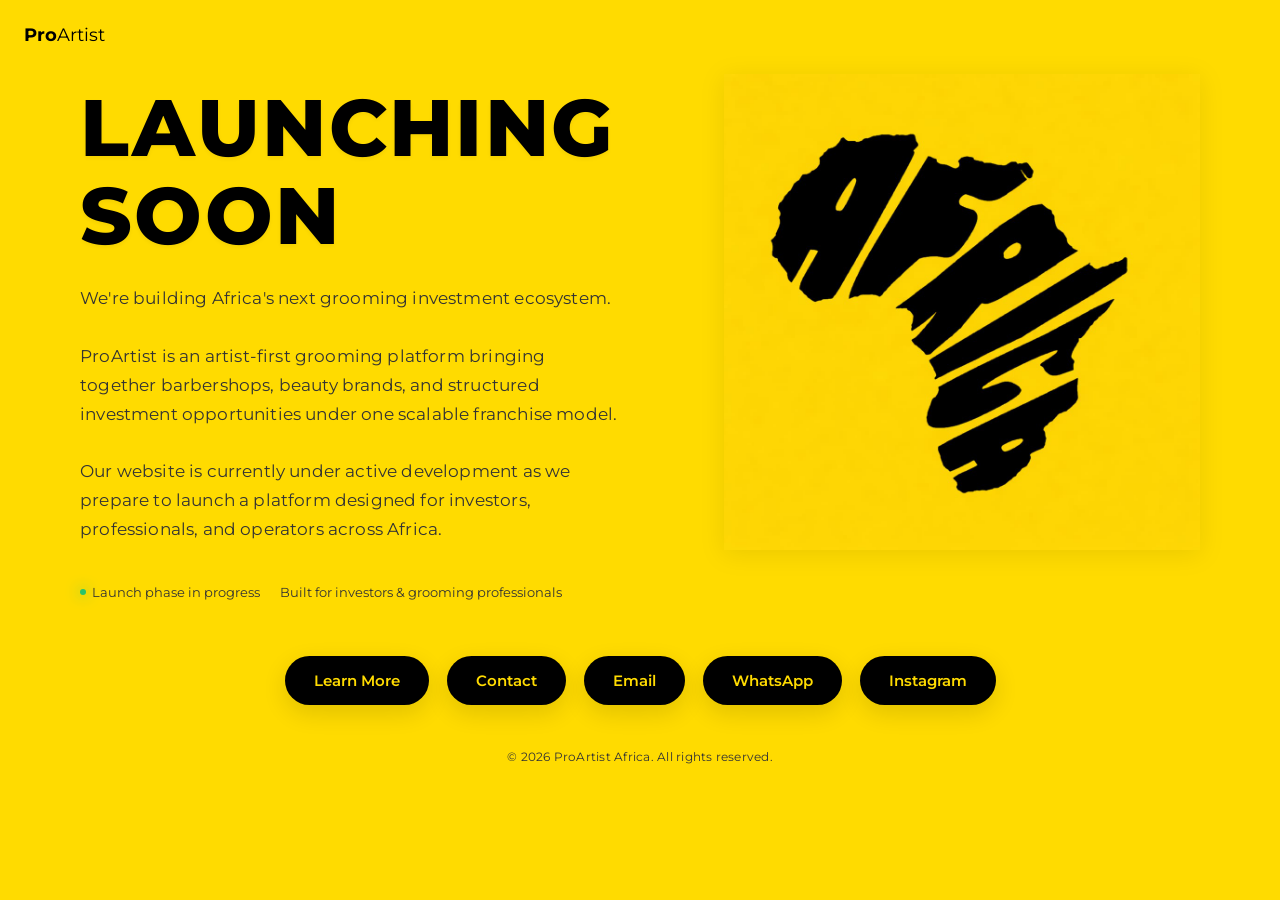
<file: index.html>
<!DOCTYPE html>
<html lang="en">
<head>
  <meta charset="UTF-8" />
  <title>ProArtist Africa – Launching Soon</title>
  <meta name="viewport" content="width=device-width, initial-scale=1" />
  <meta name="description" content="ProArtist Africa – Launching soon. An artist-first grooming and investment ecosystem for Africa." />
  <meta property="og:title" content="ProArtist Africa – Launching Soon" />
  <meta property="og:description" content="We're building Africa's next grooming investment ecosystem for investors, professionals, and operators across the continent." />
  <meta property="og:type" content="website" />
  <meta property="og:image" content="proartist-africa.png.jpeg" />
  <meta property="og:url" content="" />
  <!-- Montserrat font -->
  <link rel="preconnect" href="https://fonts.googleapis.com">
  <link rel="preconnect" href="https://fonts.gstatic.com" crossorigin>
  <link href="https://fonts.googleapis.com/css2?family=Montserrat:wght@400;500;600;700;800&display=swap" rel="stylesheet">
  <style>
    :root {
      --bg-dark: #ffdb00;
      --bg-card: #ffffff;
      --accent: #ffdb00;
      --accent-soft: rgba(255, 219, 0, 0.2);
      --text-main: #000000;
      --text-muted: #333333;
      --border-subtle: rgba(0, 0, 0, 0.15);
      --danger: #f25757;
      --success: #29c36a;
      --shadow-soft: 0 24px 80px rgba(0, 0, 0, 0.15);
      --shadow-medium: 0 8px 24px rgba(0, 0, 0, 0.12);
      --shadow-strong: 0 12px 32px rgba(0, 0, 0, 0.18);
      --radius-lg: 18px;
      --radius-pill: 999px;
      --transition: 300ms cubic-bezier(0.4, 0, 0.2, 1);
      --transition-fast: 200ms ease-out;
      --font-body: "Montserrat", system-ui, -apple-system, BlinkMacSystemFont, "Segoe UI", sans-serif;
    }

    html {
      scroll-behavior: smooth;
    }

    * {
      box-sizing: border-box;
      margin: 0;
      padding: 0;
    }

    body {
      font-family: var(--font-body);
      background: #ffdb00;
      color: var(--text-main);
      min-height: 100vh;
      display: flex;
      flex-direction: column;
      align-items: center;
      padding: 24px 16px 16px;
      opacity: 0;
      animation: fadeIn 0.8s ease-out forwards;
    }

    @keyframes fadeIn {
      from {
        opacity: 0;
        transform: translateY(10px);
      }
      to {
        opacity: 1;
        transform: translateY(0);
      }
    }

    .logo-header {
      position: absolute;
      top: 24px;
      left: 24px;
      font-size: 18px;
      font-weight: 400;
      color: var(--text-main);
      z-index: 10;
      opacity: 0;
      animation: fadeInDown 0.6s ease-out 0.2s forwards;
      transition: transform var(--transition-fast);
    }

    .logo-header:hover {
      transform: scale(1.05);
    }

    @keyframes fadeInDown {
      from {
        opacity: 0;
        transform: translateY(-10px);
      }
      to {
        opacity: 1;
        transform: translateY(0);
      }
    }

    @media (max-width: 600px) {
      .logo-header {
        top: 16px;
        left: 16px;
        font-size: 16px;
      }
    }

    .logo-header strong {
      font-weight: 700;
    }

    .page {
      max-width: 1120px;
      width: 100%;
      display: grid;
      grid-template-columns: minmax(0, 3fr) minmax(0, 2.4fr);
      gap: 48px;
      align-items: center;
      opacity: 0;
      animation: fadeInUp 0.8s ease-out 0.3s forwards;
    }

    @keyframes fadeInUp {
      from {
        opacity: 0;
        transform: translateY(20px);
      }
      to {
        opacity: 1;
        transform: translateY(0);
      }
    }

    @media (max-width: 900px) {
      .page {
        grid-template-columns: 1fr;
        gap: 40px;
      }
      
      .page section {
        order: 1;
      }
      
      .page .hero-image {
        order: 2;
      }
    }

    /* Left column */
    .brand-pill {
      display: inline-flex;
      align-items: center;
      gap: 8px;
      padding: 6px 14px;
      border-radius: var(--radius-pill);
      border: 1px solid var(--border-subtle);
      background: rgba(255, 255, 255, 0.9);
      backdrop-filter: blur(10px);
      font-size: 12px;
      letter-spacing: 0.08em;
      text-transform: uppercase;
      color: var(--text-muted);
      margin-bottom: 18px;
    }

    .brand-dot {
      width: 8px;
      height: 8px;
      border-radius: 999px;
      background: var(--text-main);
      box-shadow: 0 0 18px rgba(0, 0, 0, 0.3);
    }

    .hero-title {
      font-size: clamp(52px, 7vw, 80px);
      line-height: 1.1;
      font-weight: 800;
      margin: 60px 0 24px;
      letter-spacing: 0.03em;
      opacity: 0;
      animation: fadeInUp 0.8s ease-out 0.4s forwards;
      text-shadow: 0 2px 4px rgba(0, 0, 0, 0.05);
    }

    @media (max-width: 600px) {
      .hero-title {
        margin-top: 50px;
        margin-bottom: 20px;
      }
    }

    .hero-title span.highlight {
      color: var(--text-main);
      font-weight: 800;
    }

    .hero-subtitle {
      font-size: 17px;
      line-height: 1.7;
      color: var(--text-muted);
      max-width: 540px;
      margin-bottom: 40px;
      opacity: 0;
      animation: fadeInUp 0.8s ease-out 0.5s forwards;
      letter-spacing: 0.01em;
    }

    .badges {
      display: flex;
      flex-wrap: wrap;
      gap: 10px;
      margin-bottom: 28px;
    }

    .badge {
      padding: 6px 14px;
      border-radius: var(--radius-pill);
      border: 1px solid rgba(0, 0, 0, 0.2);
      background: rgba(255, 255, 255, 0.9);
      font-size: 11px;
      text-transform: uppercase;
      letter-spacing: 0.08em;
      color: var(--text-main);
    }

    .actions {
      display: flex;
      flex-wrap: wrap;
      gap: 12px;
      margin-bottom: 26px;
    }

    .btn-primary,
    .btn-ghost {
      display: inline-flex;
      align-items: center;
      justify-content: center;
      gap: 6px;
      padding: 11px 20px;
      border-radius: var(--radius-pill);
      font-size: 14px;
      font-weight: 500;
      border: 1px solid transparent;
      cursor: pointer;
      text-decoration: none;
      transition: background var(--transition), color var(--transition), border-color var(--transition), transform var(--transition), box-shadow var(--transition);
    }

    .btn-primary {
      background: #000000;
      color: #ffdb00;
      box-shadow: 0 18px 40px rgba(0, 0, 0, 0.25);
    }

    .btn-primary:hover {
      transform: translateY(-1px);
      box-shadow: 0 22px 55px rgba(0, 0, 0, 0.4);
    }

    .btn-ghost {
      border-color: rgba(0, 0, 0, 0.3);
      background: rgba(255, 255, 255, 0.9);
      color: var(--text-main);
    }

    .btn-ghost:hover {
      border-color: var(--text-main);
      background: rgba(255, 255, 255, 1);
      color: var(--text-main);
    }

    .meta {
      display: flex;
      flex-wrap: wrap;
      gap: 20px;
      font-size: 13px;
      color: var(--text-muted);
      margin-top: 8px;
      opacity: 0;
      animation: fadeInUp 0.8s ease-out 0.6s forwards;
    }

    .meta span {
      display: inline-flex;
      align-items: center;
      gap: 6px;
    }

    .dot {
      width: 6px;
      height: 6px;
      border-radius: 999px;
      background: var(--success);
      box-shadow: 0 0 14px rgba(41, 195, 106, 0.9);
    }

    /* Right column: hero image */
    .hero-image {
      display: flex;
      align-items: center;
      justify-content: center;
      opacity: 0;
      animation: fadeInUp 0.8s ease-out 0.5s forwards;
      width: 100%;
    }

    .hero-image img {
      max-width: 100%;
      height: auto;
      display: block;
      border: none;
      border-radius: 0;
      box-shadow: none;
      image-rendering: -webkit-optimize-contrast;
      image-rendering: crisp-edges;
      filter: drop-shadow(0 4px 12px rgba(0, 0, 0, 0.08));
      transition: transform var(--transition);
    }

    .hero-image img:hover {
      transform: scale(1.02);
    }

    /* Bottom buttons section */
    .bottom-buttons {
      display: flex;
      flex-wrap: wrap;
      gap: 18px;
      justify-content: center;
      align-items: center;
      width: 100%;
      max-width: 1120px;
      padding: 0 24px;
      margin: 56px auto 20px;
      opacity: 0;
      animation: fadeInUp 0.8s ease-out 0.7s forwards;
    }

    .bottom-btn {
      display: inline-flex;
      align-items: center;
      justify-content: center;
      gap: 8px;
      padding: 14px 28px;
      min-height: 48px;
      border-radius: var(--radius-pill);
      font-size: 15px;
      font-weight: 600;
      text-decoration: none;
      transition: all var(--transition);
      border: 1px solid transparent;
      background: #000000;
      color: #ffdb00;
      box-shadow: var(--shadow-medium);
      position: relative;
      overflow: hidden;
    }

    .bottom-btn::before {
      content: '';
      position: absolute;
      top: 0;
      left: -100%;
      width: 100%;
      height: 100%;
      background: linear-gradient(90deg, transparent, rgba(255, 219, 0, 0.1), transparent);
      transition: left 0.5s ease;
    }

    .bottom-btn:hover::before {
      left: 100%;
    }

    .bottom-btn:hover {
      transform: translateY(-3px) scale(1.02);
      box-shadow: var(--shadow-strong);
      background: #1a1a1a;
    }

    .bottom-btn:active {
      transform: translateY(-1px) scale(0.98);
      box-shadow: var(--shadow-medium);
    }

    .bottom-btn:focus-visible {
      outline: 3px solid rgba(255, 219, 0, 0.5);
      outline-offset: 3px;
      box-shadow: 0 0 0 4px rgba(0, 0, 0, 0.3), var(--shadow-strong);
    }

    @media (max-width: 600px) {
      body {
        padding: 20px 12px 12px;
      }

      .hero-title {
        margin-top: 50px;
        font-size: clamp(42px, 10vw, 60px);
        line-height: 1.08;
      }

      .hero-subtitle {
        font-size: 16px;
        line-height: 1.65;
        margin-bottom: 36px;
      }

      .page {
        gap: 32px;
        display: flex !important;
        flex-direction: column !important;
      }
      
      .page section {
        order: 1;
        width: 100%;
      }
      
      .page .hero-image {
        order: 2;
        margin-bottom: 0;
        width: 100%;
      }

      .bottom-buttons {
        flex-direction: column;
        width: 100%;
        gap: 14px;
        margin-top: 32px;
        margin-bottom: 16px;
      }

      .bottom-btn {
        width: 100%;
        max-width: 320px;
        padding: 16px 28px;
        min-height: 52px;
        font-size: 16px;
      }

      .meta {
        font-size: 12px;
        gap: 16px;
        flex-direction: column;
        align-items: flex-start;
      }
    }

    .footer-copy {
      font-size: 12px;
      color: var(--text-muted);
      text-align: center;
      margin-top: 24px;
      margin-bottom: 8px;
      opacity: 0;
      animation: fadeIn 0.8s ease-out 0.8s forwards;
      letter-spacing: 0.02em;
    }

    @media (max-width: 600px) {
      .footer-copy {
        margin-top: 20px;
        font-size: 11px;
      }
    }
  </style>
</head>
<body>
  <header class="logo-header">
    <strong>Pro</strong>Artist
  </header>
  <main class="page" aria-label="ProArtist Africa – Launching Soon">
    <!-- LEFT: Copy / hero -->
    <section>
      <h1 class="hero-title">
        LAUNCHING SOON
      </h1>

      <p class="hero-subtitle">
        We're building Africa's next grooming investment ecosystem.<br /><br />
        ProArtist is an artist-first grooming platform bringing together barbershops, beauty brands, and structured investment opportunities under one scalable franchise model.<br /><br />
        Our website is currently under active development as we prepare to launch a platform designed for investors, professionals, and operators across Africa.
      </p>

      <div class="meta">
        <span><span class="dot"></span> Launch phase in progress</span>
        <span>Built for investors &amp; grooming professionals</span>
      </div>
    </section>

    <!-- RIGHT: image -->
    <aside class="hero-image" aria-label="ProArtist Africa graphic">
      <img src="proartist-africa.png.jpeg" alt="Africa silhouette graphic for ProArtist Africa" loading="lazy" />
    </aside>
  </main>

  <!-- Bottom buttons (after main content) -->
  <div class="bottom-buttons">
    <a href="https://drive.google.com/file/d/1VtcHmRdm67tygGzq6UQLCJJqZIZOSZmQ/view?fbclid=PAT01DUAPdm6dleHRuA2FlbQIxMABzcnRjBmFwcF9pZA81NjcwNjczNDMzNTI0MjcAAac3gk-396MXC6Sxzi5ViP9ci1zwqSsKnRDnQILWbQRZTAsvoMjw27l6UA5lUQ_aem_z00WrM2-3_IGVMheeG_kJA" target="_blank" rel="noopener noreferrer" class="bottom-btn btn-learn-more" aria-label="Learn more about ProArtist Africa">Learn More</a>
    <a href="tel:+254740726132" class="bottom-btn btn-contact" aria-label="Call ProArtist Africa on +254740726132">Contact</a>
    <a href="mailto:info@proartistafrica.africa" class="bottom-btn btn-contact" aria-label="Email ProArtist Africa at info@proartistafrica.africa">Email</a>
    <a href="https://wa.me/254740726132" target="_blank" rel="noopener noreferrer" class="bottom-btn btn-whatsapp" aria-label="Chat with ProArtist Africa on WhatsApp">WhatsApp</a>
    <a href="https://instagram.com/proartistafrica" target="_blank" rel="noopener noreferrer" class="bottom-btn btn-instagram" aria-label="Visit ProArtist Africa on Instagram">Instagram</a>
  </div>

  <div class="footer-copy">
    © <span id="year"></span> ProArtist Africa. All rights reserved.
  </div>

  <script>
    // Set dynamic year
    const y = document.getElementById('year');
    if (y) {
      y.textContent = new Date().getFullYear();
    }

    // Smooth scroll for any anchor links
    document.querySelectorAll('a[href^="#"]').forEach(anchor => {
      anchor.addEventListener('click', function (e) {
        e.preventDefault();
        const target = document.querySelector(this.getAttribute('href'));
        if (target) {
          target.scrollIntoView({
            behavior: 'smooth',
            block: 'start'
          });
        }
      });
    });

    // Add loading state management
    window.addEventListener('load', () => {
      document.body.style.opacity = '1';
    });
  </script>
</body>
</html>
</file>
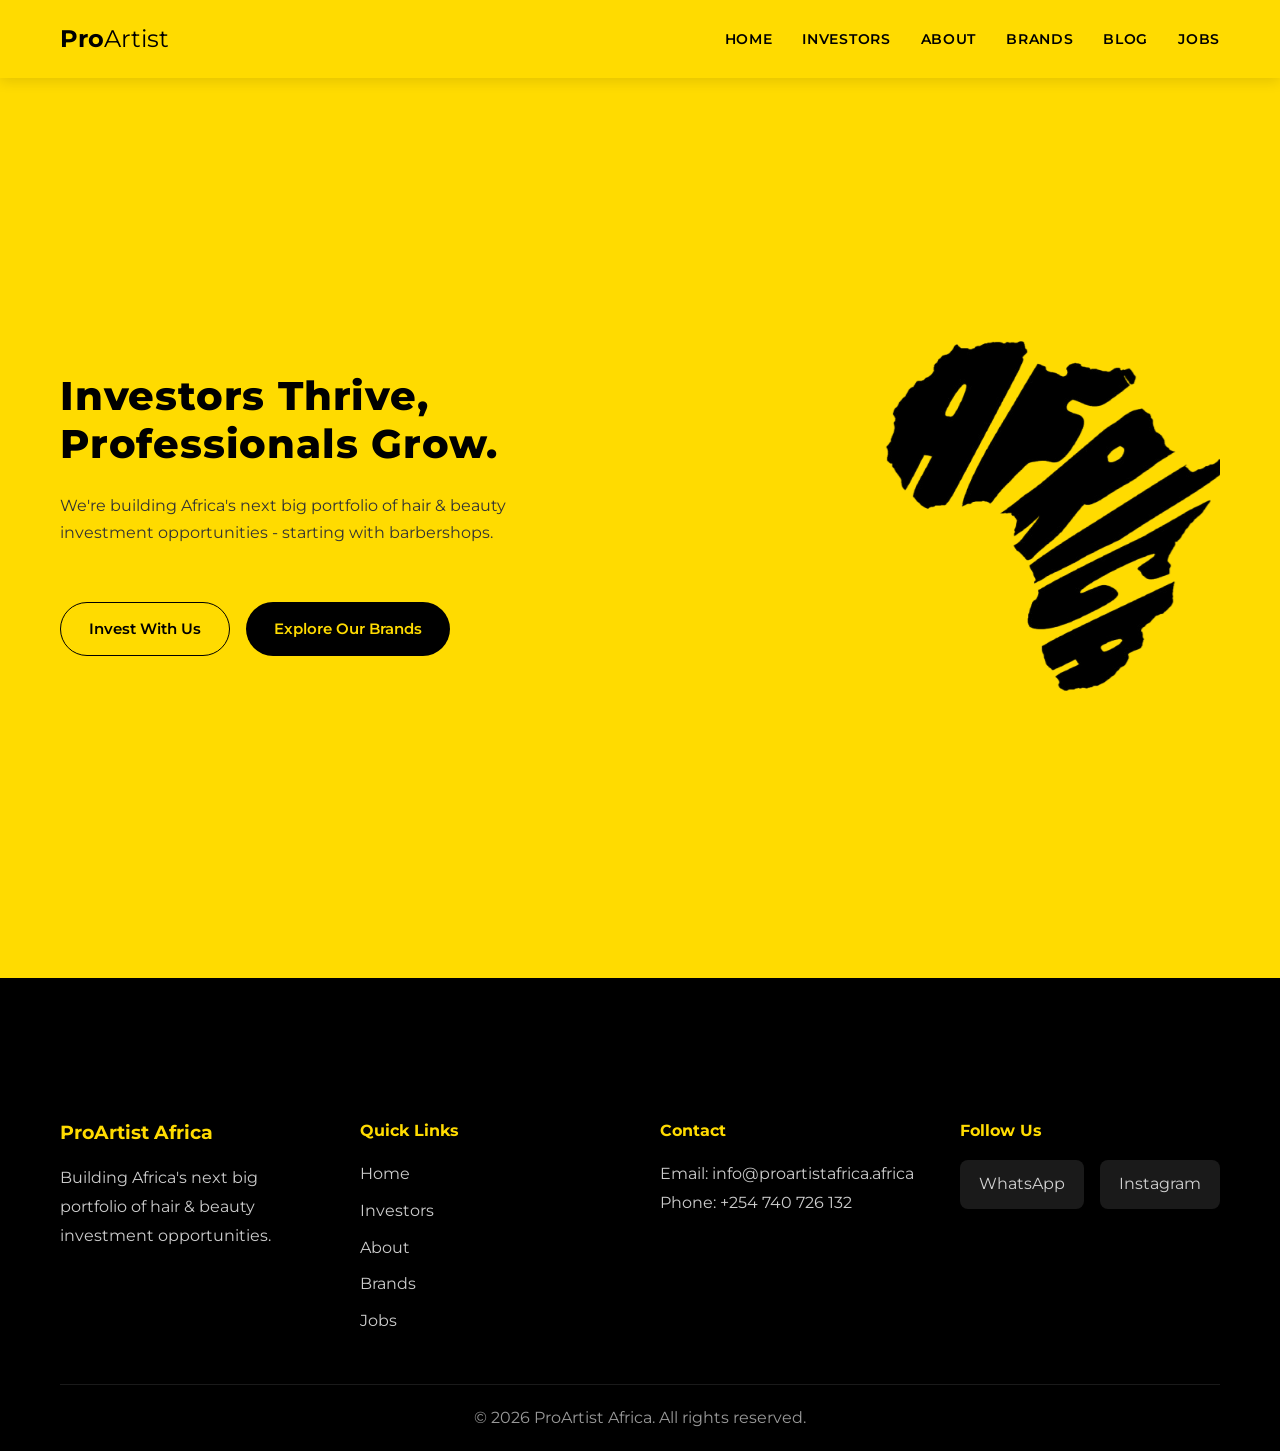
<file: wordpress-theme/index.html>
<!DOCTYPE html>
<html lang="en" class="home-slides-root">
<head>
    <meta charset="UTF-8">
    <meta name="viewport" content="width=device-width, initial-scale=1.0, viewport-fit=cover">
    <title>ProArtist Africa - Home</title>
    <link href="https://fonts.googleapis.com/css2?family=Montserrat:wght@400;500;600;700;800&display=swap" rel="stylesheet">
    <link rel="stylesheet" href="proartist-theme/assets/css/main.css">
    <style>
        body { background: #ffdb00; }
        
        @media (min-width: 769px) {
            .primary-menu {
                display: flex !important;
                list-style: none;
                gap: 30px;
                margin: 0;
                padding: 0;
            }
        }
        
        .primary-menu a {
            text-transform: uppercase;
            font-weight: 600;
            font-size: 14px;
            letter-spacing: 0.05em;
        }
        
        .hero-title {
            font-size: clamp(36px, 6vw, 56px) !important;
        }
        
        .hero-subtitle {
            font-size: 17px !important;
        }
        
        .section-title {
            font-size: clamp(28px, 4vw, 40px) !important;
        }
        
        .section-content {
            font-size: 16px !important;
        }
        
        .brand-title {
            font-size: 28px !important;
        }
        
        /* Home slides: same title and body size for both slides */
        .home-slides .hero-title,
        .home-slides .section-title {
            font-size: clamp(28px, 4vw, 40px) !important;
        }
        .home-slides .hero-subtitle,
        .home-slides .section-content {
            font-size: 16px !important;
        }
        /* Reduce gap between header and home content */
        .home-slides .home-slide.hero-section {
            padding-top: 32px !important;
            padding-bottom: 60px !important;
        }
        
        @media (max-width: 768px) {
            .home-slides .home-slide.hero-section {
                padding-top: 12px !important;
            }
            .home-slides .home-carousel .home-slide .container {
                padding-top: 32px;
            }
        }
        
        @media (max-width: 900px) {
            .hero-section .container {
                grid-template-columns: 1fr !important;
            }
            
            .hero-section .container > div:first-child {
                order: 1;
            }
            
            .hero-section .container > div:last-child {
                order: 2;
            }
        }
    </style>
</head>
<body>
    <header class="site-header">
        <div class="container">
            <div class="site-branding">
                <a href="/" class="logo-link"><strong>Pro</strong>Artist</a>
            </div>
            <nav class="main-navigation">
                <ul class="primary-menu">
                    <li><a href="/">HOME</a></li>
                    <li><a href="preview-investors.html">INVESTORS</a></li>
                    <li><a href="preview-about.html">ABOUT</a></li>
                    <li><a href="preview-brands.html">BRANDS</a></li>
                    <li><a href="preview-blog.html">BLOG</a></li>
                    <li><a href="preview-jobs.html">JOBS</a></li>
                </ul>
            </nav>
            <button class="menu-toggle" aria-controls="primary-menu" aria-expanded="false">
                <span></span>
                <span></span>
                <span></span>
            </button>
        </div>
    </header>

    <main class="site-main home-slides">
        <div class="home-carousel">
            <div class="home-carousel-track">
                <!-- Slide 1: Investors Thrive, Professionals Grow -->
                <section class="home-slide hero-section" style="padding: 60px 0;">
            <div class="container" style="display: grid; grid-template-columns: 1fr 1fr; gap: 80px; align-items: center; max-width: 1200px;">
                <div style="display: flex; flex-direction: column; justify-content: center; max-width: 550px;">
                    <h1 class="hero-title" style="text-align: left; margin-bottom: 24px; line-height: 1.2; font-weight: 800; font-size: clamp(28px, 4vw, 40px);">
                        Investors Thrive, <span>Professionals Grow.</span>
                    </h1>
                    <p class="hero-subtitle" style="text-align: left; margin-bottom: 32px; color: #333;">
                        We're building Africa's next big portfolio of hair & beauty investment opportunities - starting with barbershops.
                    </p>
                    <div style="display: flex; gap: 16px; flex-wrap: wrap; margin-top: 24px;">
                        <a href="preview-investors.html" class="btn" style="background: var(--color-primary); color: var(--color-black); border: 1px solid var(--color-black);">Invest With Us</a>
                        <a href="preview-brands.html" class="btn" style="background: var(--color-black); color: var(--color-primary); border: none;">Explore Our Brands</a>
                    </div>
                </div>
                <div style="display: flex; align-items: center; justify-content: flex-end;">
                    <img src="proartist-theme/assets/images/pdf_page0_img0.png" alt="Africa silhouette graphic for ProArtist Africa" style="max-width: 100%; height: auto; display: block;" />
                </div>
            </div>
        </section>

        <!-- Slide 2: 360 Degree Support System -->
        <section class="home-slide hero-section" style="padding: 60px 0; background: #ffdb00;">
            <div class="container" style="display: grid; grid-template-columns: 1fr 1fr; gap: 80px; align-items: center; max-width: 1200px;">
                <div style="display: flex; flex-direction: column; justify-content: center; max-width: 550px;">
                    <h2 class="section-title" style="text-align: left; font-size: clamp(28px, 4vw, 40px); margin-bottom: 16px; color: #000000;">360 Degree Support System</h2>
                    <p class="section-content" style="text-align: left; margin-bottom: 32px; color: #000000;">
                        We handle everything - recruitment, training, operations, customer experience and growth.
                        This allows each location to thrive with clarity and consistency.
                    </p>
                    <div style="display: flex; gap: 16px; flex-wrap: wrap; margin-top: 24px;">
                        <a href="preview-investors.html" class="btn" style="background: var(--color-primary); color: var(--color-black); border: 1px solid var(--color-black);">Invest With Us</a>
                        <a href="preview-brands.html" class="btn" style="background: var(--color-black); color: var(--color-primary); border: none;">Explore Our Brands</a>
                    </div>
                </div>
                <div style="display: flex; align-items: center; justify-content: flex-end;">
                    <img src="proartist-theme/assets/images/pdf_page0_img0.png" alt="Africa silhouette graphic for ProArtist Africa" style="max-width: 100%; height: auto; display: block;" />
                </div>
            </div>
        </section>
            </div>
        </div>
    </main>

    <footer class="site-footer">
        <div class="container">
            <div class="footer-content">
                <div class="footer-section">
                    <h3>ProArtist Africa</h3>
                    <p>Building Africa's next big portfolio of hair & beauty investment opportunities.</p>
                </div>
                <div class="footer-section">
                    <h4>Quick Links</h4>
                    <ul class="footer-menu">
                        <li><a href="/">Home</a></li>
                        <li><a href="preview-investors.html">Investors</a></li>
                        <li><a href="preview-about.html">About</a></li>
                        <li><a href="preview-brands.html">Brands</a></li>
                        <li><a href="preview-jobs.html">Jobs</a></li>
                    </ul>
                </div>
                <div class="footer-section">
                    <h4>Contact</h4>
                    <p>Email: <a href="mailto:info@proartistafrica.africa">info@proartistafrica.africa</a></p>
                    <p>Phone: <a href="tel:+254740726132">+254 740 726 132</a></p>
                </div>
                <div class="footer-section">
                    <h4>Follow Us</h4>
                    <div class="social-links">
                        <a href="https://wa.me/254740726132" target="_blank" rel="noopener noreferrer">WhatsApp</a>
                        <a href="https://instagram.com/proartistafrica" target="_blank" rel="noopener noreferrer">Instagram</a>
                    </div>
                </div>
            </div>
            <div class="footer-bottom">
                <p>&copy; <span id="year"></span> ProArtist Africa. All rights reserved.</p>
            </div>
        </div>
    </footer>
    <script src="proartist-theme/assets/js/main.js"></script>
    <script>
        const y = document.getElementById('year');
        if (y) {
            y.textContent = new Date().getFullYear();
        }
    </script>
</body>
</html>
</file>
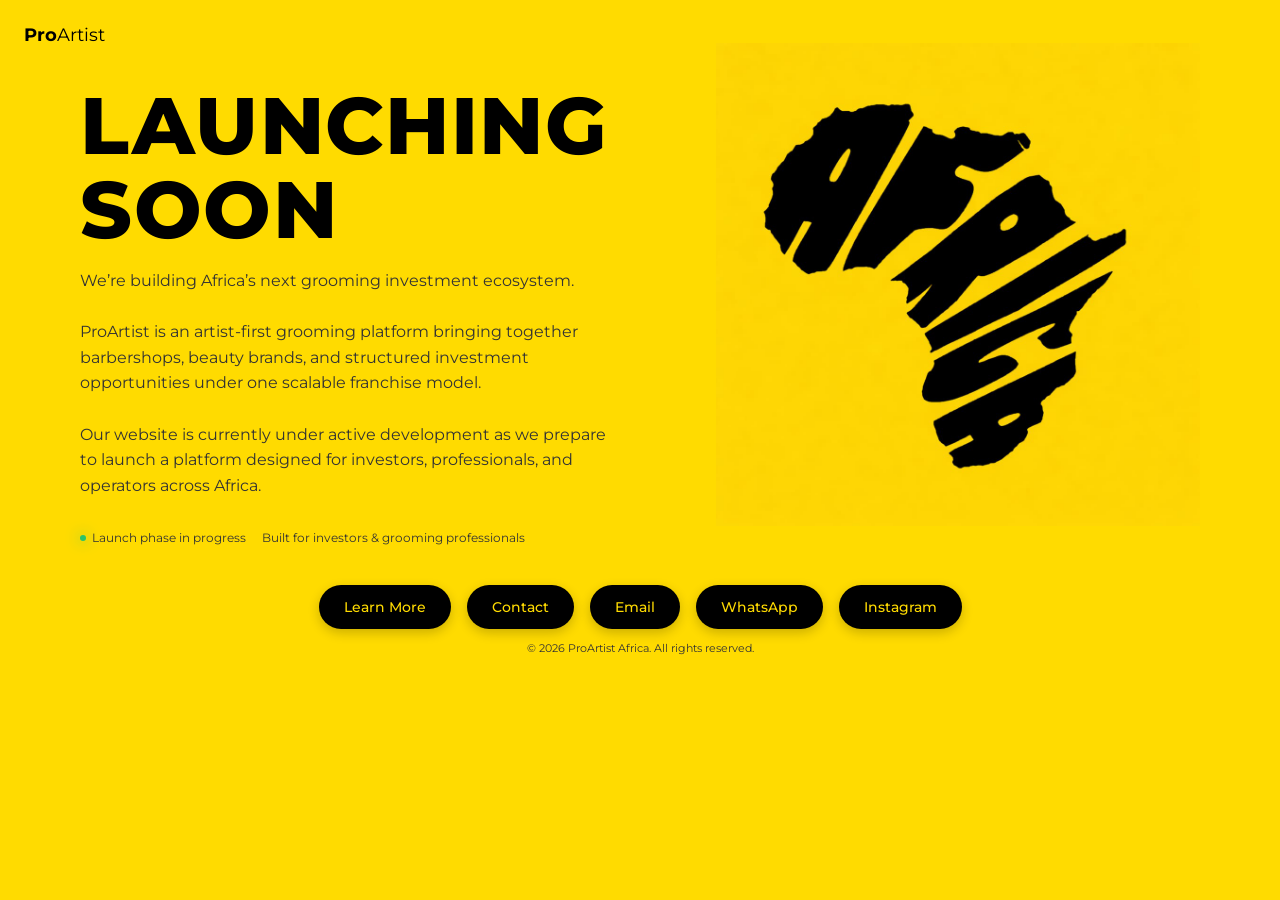
<file: proartist.html>
<!DOCTYPE html>
<html lang="en">
<head>
  <meta charset="UTF-8" />
  <title>ProArtist Africa – Launching Soon</title>
  <meta name="viewport" content="width=device-width, initial-scale=1" />
  <meta name="description" content="ProArtist Africa – Launching soon. An artist-first grooming and investment ecosystem for Africa." />
  <meta property="og:title" content="ProArtist Africa – Launching Soon" />
  <meta property="og:description" content="We’re building Africa’s next grooming investment ecosystem for investors, professionals, and operators across the continent." />
  <meta property="og:type" content="website" />
  <meta property="og:image" content="proartist-africa.png.jpeg" />
  <meta property="og:url" content="" />
  <!-- Montserrat font -->
  <link rel="preconnect" href="https://fonts.googleapis.com">
  <link rel="preconnect" href="https://fonts.gstatic.com" crossorigin>
  <link href="https://fonts.googleapis.com/css2?family=Montserrat:wght@400;500;600;700;800&display=swap" rel="stylesheet">
  <style>
    :root {
      --bg-dark: #ffdb00;
      --bg-card: #ffffff;
      --accent: #ffdb00;
      --accent-soft: rgba(255, 219, 0, 0.2);
      --text-main: #000000;
      --text-muted: #333333;
      --border-subtle: rgba(0, 0, 0, 0.15);
      --danger: #f25757;
      --success: #29c36a;
      --shadow-soft: 0 24px 80px rgba(0, 0, 0, 0.15);
      --radius-lg: 18px;
      --radius-pill: 999px;
      --transition: 200ms ease-out;
      --font-body: "Montserrat", system-ui, -apple-system, BlinkMacSystemFont, "Segoe UI", sans-serif;
    }

    * {
      box-sizing: border-box;
      margin: 0;
      padding: 0;
    }

    body {
      font-family: var(--font-body);
      background: #ffdb00;
      color: var(--text-main);
      min-height: 100vh;
      display: flex;
      flex-direction: column;
      align-items: center;
      padding: 24px 16px 16px;
    }

    .logo-header {
      position: absolute;
      top: 24px;
      left: 24px;
      font-size: 18px;
      font-weight: 400;
      color: var(--text-main);
      z-index: 10;
    }

    .logo-header strong {
      font-weight: 700;
    }

    .page {
      max-width: 1120px;
      width: 100%;
      display: grid;
      grid-template-columns: minmax(0, 3fr) minmax(0, 2.4fr);
      gap: 32px;
      align-items: center;
    }

    @media (max-width: 900px) {
      .page {
        grid-template-columns: 1fr;
      }
    }

    /* Left column */
    .brand-pill {
      display: inline-flex;
      align-items: center;
      gap: 8px;
      padding: 6px 14px;
      border-radius: var(--radius-pill);
      border: 1px solid var(--border-subtle);
      background: rgba(255, 255, 255, 0.9);
      backdrop-filter: blur(10px);
      font-size: 12px;
      letter-spacing: 0.08em;
      text-transform: uppercase;
      color: var(--text-muted);
      margin-bottom: 18px;
    }

    .brand-dot {
      width: 8px;
      height: 8px;
      border-radius: 999px;
      background: var(--text-main);
      box-shadow: 0 0 18px rgba(0, 0, 0, 0.3);
    }

    .hero-title {
      font-size: clamp(52px, 7vw, 80px);
      line-height: 1.05;
      font-weight: 800;
      margin: 60px 0 16px;
      letter-spacing: 0.02em;
    }

    .hero-title span.highlight {
      color: var(--text-main);
      font-weight: 800;
    }

    .hero-subtitle {
      font-size: 16px;
      line-height: 1.6;
      color: var(--text-muted);
      max-width: 540px;
      margin-bottom: 32px;
    }

    .badges {
      display: flex;
      flex-wrap: wrap;
      gap: 10px;
      margin-bottom: 28px;
    }

    .badge {
      padding: 6px 14px;
      border-radius: var(--radius-pill);
      border: 1px solid rgba(0, 0, 0, 0.2);
      background: rgba(255, 255, 255, 0.9);
      font-size: 11px;
      text-transform: uppercase;
      letter-spacing: 0.08em;
      color: var(--text-main);
    }

    .actions {
      display: flex;
      flex-wrap: wrap;
      gap: 12px;
      margin-bottom: 26px;
    }

    .btn-primary,
    .btn-ghost {
      display: inline-flex;
      align-items: center;
      justify-content: center;
      gap: 6px;
      padding: 11px 20px;
      border-radius: var(--radius-pill);
      font-size: 14px;
      font-weight: 500;
      border: 1px solid transparent;
      cursor: pointer;
      text-decoration: none;
      transition: background var(--transition), color var(--transition), border-color var(--transition), transform var(--transition), box-shadow var(--transition);
    }

    .btn-primary {
      background: #000000;
      color: #ffdb00;
      box-shadow: 0 18px 40px rgba(0, 0, 0, 0.25);
    }

    .btn-primary:hover {
      transform: translateY(-1px);
      box-shadow: 0 22px 55px rgba(0, 0, 0, 0.4);
    }

    .btn-ghost {
      border-color: rgba(0, 0, 0, 0.3);
      background: rgba(255, 255, 255, 0.9);
      color: var(--text-main);
    }

    .btn-ghost:hover {
      border-color: var(--text-main);
      background: rgba(255, 255, 255, 1);
      color: var(--text-main);
    }

    .meta {
      display: flex;
      flex-wrap: wrap;
      gap: 16px;
      font-size: 12px;
      color: var(--text-muted);
    }

    .meta span {
      display: inline-flex;
      align-items: center;
      gap: 6px;
    }

    .dot {
      width: 6px;
      height: 6px;
      border-radius: 999px;
      background: var(--success);
      box-shadow: 0 0 14px rgba(41, 195, 106, 0.9);
    }

    /* Right column: hero image */
    .hero-image {
      display: flex;
      align-items: center;
      justify-content: center;
    }

    .hero-image img {
      max-width: 100%;
      height: auto;
      display: block;
      border: none;
      border-radius: 0;
      box-shadow: none;
    }

    /* Bottom buttons section */
    .bottom-buttons {
      display: flex;
      flex-wrap: wrap;
      gap: 16px;
      justify-content: center;
      align-items: center;
      width: 100%;
      max-width: 1120px;
      padding: 0 24px;
      margin: 40px auto 12px;
    }

    .bottom-btn {
      display: inline-flex;
      align-items: center;
      justify-content: center;
      gap: 8px;
      padding: 12px 24px;
      border-radius: var(--radius-pill);
      font-size: 14px;
      font-weight: 500;
      text-decoration: none;
      transition: all var(--transition);
      border: 1px solid transparent;
      background: #000000;
      color: #ffdb00;
      box-shadow: 0 4px 12px rgba(0, 0, 0, 0.2);
    }

    .bottom-btn:hover {
      transform: translateY(-2px);
      box-shadow: 0 6px 20px rgba(0, 0, 0, 0.3);
    }

    .bottom-btn:focus-visible {
      outline: 2px solid #ffffff;
      outline-offset: 2px;
      box-shadow: 0 0 0 3px rgba(0, 0, 0, 0.6);
    }

    @media (max-width: 600px) {
      .hero-title {
        margin-top: 40px;
      }

      .hero-subtitle {
        font-size: 15px;
      }

      .bottom-buttons {
        flex-direction: column;
        width: 100%;
      }

      .bottom-btn {
        width: 100%;
        max-width: 280px;
      }
    }

    .footer-copy {
      font-size: 11px;
      color: var(--text-muted);
      text-align: center;
      margin-bottom: 4px;
    }
  </style>
</head>
<body>
  <header class="logo-header">
    <strong>Pro</strong>Artist
  </header>
  <main class="page" aria-label="ProArtist Africa – Launching Soon">
    <!-- LEFT: Copy / hero -->
    <section>
      <h1 class="hero-title">
        LAUNCHING SOON
      </h1>

      <p class="hero-subtitle">
        We’re building Africa’s next grooming investment ecosystem.<br /><br />
        ProArtist is an artist-first grooming platform bringing together barbershops, beauty brands, and structured investment opportunities under one scalable franchise model.<br /><br />
        Our website is currently under active development as we prepare to launch a platform designed for investors, professionals, and operators across Africa.
      </p>

      <div class="meta">
        <span><span class="dot"></span> Launch phase in progress</span>
        <span>Built for investors &amp; grooming professionals</span>
      </div>
    </section>

    <!-- RIGHT: image -->
    <aside class="hero-image" aria-label="ProArtist Africa graphic">
      <img src="proartist-africa.png.jpeg" alt="Africa silhouette graphic for ProArtist Africa" loading="lazy" />
    </aside>
  </main>

  <!-- Bottom buttons -->
  <div class="bottom-buttons">
    <a href="https://drive.google.com/file/d/1VtcHmRdm67tygGzq6UQLCJJqZIZOSZmQ/view?fbclid=PAT01DUAPdm6dleHRuA2FlbQIxMABzcnRjBmFwcF9pZA81NjcwNjczNDMzNTI0MjcAAac3gk-396MXC6Sxzi5ViP9ci1zwqSsKnRDnQILWbQRZTAsvoMjw27l6UA5lUQ_aem_z00WrM2-3_IGVMheeG_kJA" target="_blank" rel="noopener noreferrer" class="bottom-btn btn-learn-more" aria-label="Learn more about ProArtist Africa">Learn More</a>
    <a href="tel:+254740726132" class="bottom-btn btn-contact" aria-label="Call ProArtist Africa on +254740726132">Contact</a>
    <a href="mailto:info@proartistafrica.africa" class="bottom-btn btn-contact" aria-label="Email ProArtist Africa at info@proartistafrica.africa">Email</a>
    <a href="https://wa.me/254740726132" target="_blank" rel="noopener noreferrer" class="bottom-btn btn-whatsapp" aria-label="Chat with ProArtist Africa on WhatsApp">WhatsApp</a>
    <a href="https://instagram.com/proartistafrica" target="_blank" rel="noopener noreferrer" class="bottom-btn btn-instagram" aria-label="Visit ProArtist Africa on Instagram">Instagram</a>
  </div>

  <div class="footer-copy">
    © <span id="year"></span> ProArtist Africa. All rights reserved.
  </div>

  <script>
    const y = document.getElementById('year');
    if (y) {
      y.textContent = new Date().getFullYear();
    }
  </script>
</body>
</html>
</file>
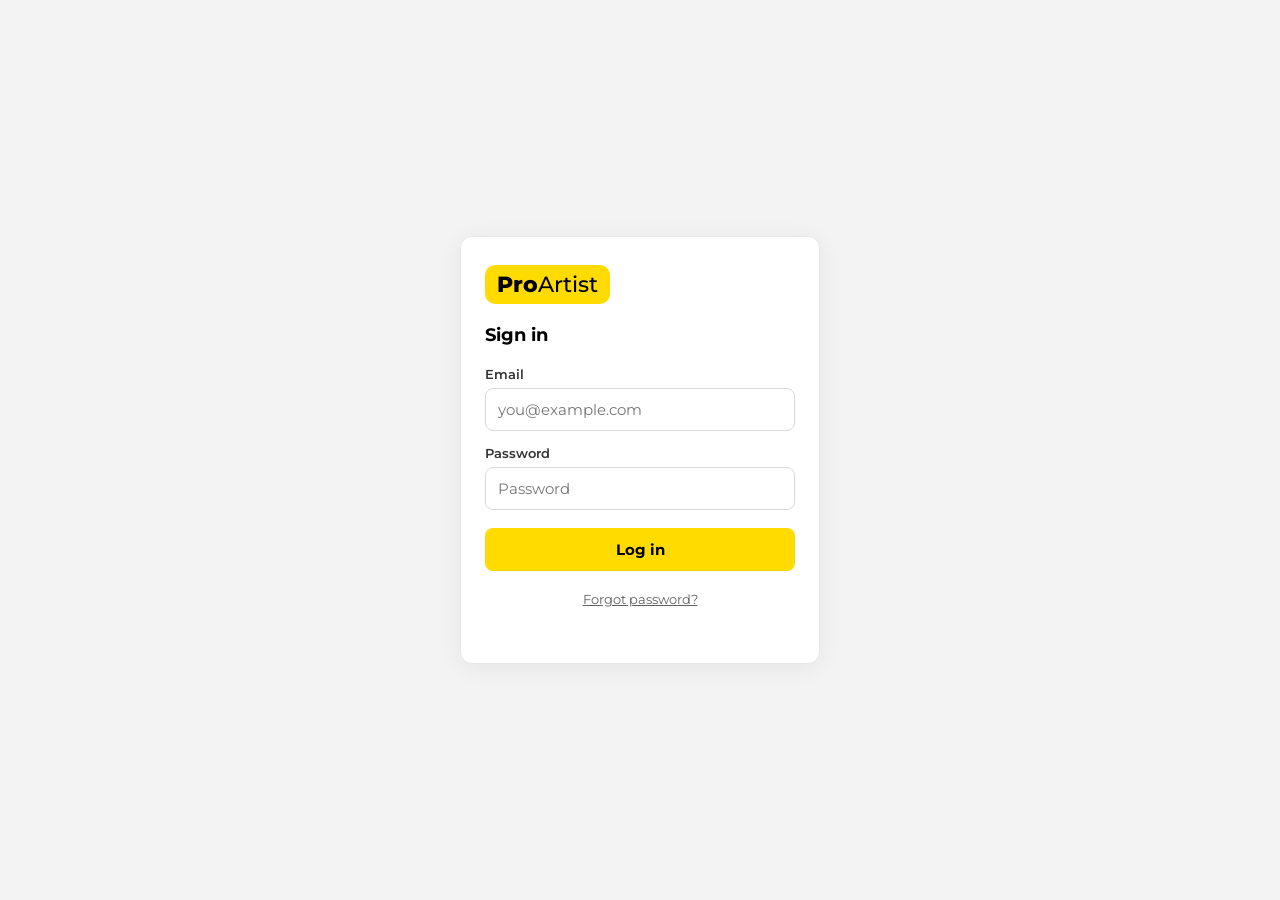
<file: wordpress-theme/admin.html>
<!DOCTYPE html>
<html lang="en">
<head>
    <meta charset="UTF-8">
    <meta name="viewport" content="width=device-width, initial-scale=1.0, viewport-fit=cover">
    <title>ProArtist Admin</title>
    <link href="https://fonts.googleapis.com/css2?family=Montserrat:wght@400;500;600;700;800&display=swap" rel="stylesheet">
    <style>
        :root {
            --brand: #ffdb00;
            --black: #000000;
            --white: #ffffff;
            --muted: #616161;
            --bg: #f6f6f6;
            --border: #e8e8e8;
            --shadow: 0 10px 30px rgba(0, 0, 0, 0.08);
        }
        * { box-sizing: border-box; margin: 0; padding: 0; }
        html { -webkit-text-size-adjust: 100%; text-size-adjust: 100%; overflow-x: hidden; }
        body { font-family: "Montserrat", system-ui, -apple-system, sans-serif; background: var(--bg); color: var(--black); line-height: 1.5; overflow-x: hidden; }
        .admin-shell { min-height: 100vh; display: grid; grid-template-columns: 280px 1fr; }
        .sidebar { background: var(--white); border-right: 1px solid var(--border); padding: 20px 16px; }
        .brand { display: flex; align-items: center; gap: 0; margin-bottom: 22px; padding: 10px 12px; border-radius: 12px; background: var(--brand); }
        .brand strong { font-size: 22px; font-weight: 800; }
        .brand span { font-size: 22px; font-weight: 500; }
        .sidebar h2 { font-size: 12px; text-transform: uppercase; letter-spacing: 0.09em; color: var(--muted); margin: 8px 0 10px; }
        .nav-list { list-style: none; display: grid; gap: 8px; }
        .nav-btn { width: 100%; border: 1px solid transparent; background: transparent; text-align: left; border-radius: 10px; padding: 12px; font-size: 14px; font-weight: 600; color: var(--black); cursor: pointer; min-height: 44px; touch-action: manipulation; }
        .nav-btn.active { background: var(--brand); border-color: #f0ce00; }
        .content {
            padding: 24px;
            max-width: 100%;
            overflow-x: hidden;
            min-width: 0;
            animation: adminFadeIn 650ms cubic-bezier(0.33, 1, 0.68, 1) both;
        }
        @keyframes adminFadeIn {
            from {
                opacity: 0;
                transform: translateY(4px);
            }
            to {
                opacity: 1;
                transform: translateY(0);
            }
        }
        @media (prefers-reduced-motion: reduce) {
            .content {
                animation: none !important;
            }
        }
        .dashboard-hero, .card { background: var(--white); border: 1px solid var(--border); border-radius: 14px; box-shadow: var(--shadow); }
        .dashboard-hero { padding: 16px 18px; margin-bottom: 16px; display: flex; align-items: center; justify-content: space-between; gap: 16px; }
        .dashboard-hero h2 { font-size: clamp(20px, 2.4vw, 28px); margin-bottom: 4px; line-height: 1.2; }
        .dashboard-hero p { color: #2a2a2a; font-size: 14px; }
        .dashboard-logo { width: 84px; height: 84px; object-fit: contain; }
        .dashboard-tips { margin-top: 12px; font-size: 13px; color: var(--muted); padding-left: 1.1em; }
        .dashboard-tips li { margin-bottom: 6px; }
        .topbar {
            background: transparent;
            border: none;
            border-radius: 0;
            box-shadow: none;
            padding: 0 0 16px;
            margin-bottom: 18px;
            display: flex;
            align-items: center;
            justify-content: space-between;
            gap: 12px;
        }
        .topbar-main { min-width: 0; flex: 1; display: flex; align-items: flex-start; gap: 12px; }
        .topbar-mobile-brand { display: none; }
        .topbar-title-wrap { min-width: 0; flex: 1; }
        .topbar h1 { font-size: clamp(20px, 2.2vw, 28px); line-height: 1.2; word-wrap: break-word; }
        .topbar p { font-size: 13px; color: var(--muted); margin-top: 4px; }
        .topbar-actions { display: inline-flex; align-items: center; gap: 10px; }
        .status { display: inline-flex; align-items: center; gap: 8px; font-size: 13px; font-weight: 600; background: #f6fff2; color: #246b1f; border: 1px solid #d5efca; border-radius: 999px; padding: 8px 12px; }
        .status.warn { background: #fff8e5; color: #8a5a00; border-color: #f5d27a; }
        .status.error { background: #fff1f1; color: #8c1d1d; border-color: #f1b9b9; }
        .dot { width: 8px; height: 8px; border-radius: 999px; background: #2ea62c; }
        .editor-grid { display: grid; grid-template-columns: 1fr 340px; gap: 18px; }
        .card-head { padding: 16px 18px; border-bottom: 1px solid var(--border); }
        .card-head h3 { font-size: 16px; margin-bottom: 4px; }
        .card-head p { font-size: 13px; color: var(--muted); }
        .card-body { padding: 16px 18px 18px; display: grid; gap: 14px; }
        .field { display: grid; gap: 8px; }
        label { font-size: 12px; font-weight: 700; text-transform: uppercase; letter-spacing: 0.08em; color: #444; }
        input, textarea { width: 100%; border: 1px solid #d9d9d9; border-radius: 10px; background: #fff; padding: 12px; font-family: inherit; font-size: 14px; color: var(--black); }
        textarea { min-height: 108px; resize: vertical; }
        .btn-row { display: flex; gap: 10px; flex-wrap: wrap; padding-top: 4px; }
        .btn { border: 1px solid var(--black); border-radius: 999px; padding: 11px 16px; font-family: inherit; font-size: 14px; font-weight: 700; cursor: pointer; background: var(--white); touch-action: manipulation; min-height: 44px; align-items: center; display: inline-flex; justify-content: center; }
        .btn-primary { background: var(--black); color: var(--brand); border-color: var(--black); }
        .btn-secondary { background: var(--brand); color: var(--black); border-color: #f0ce00; }
        .blog-block-image-upload-btn { background: var(--black); color: #ffffff; border-color: var(--black); }
        .blog-block-gallery-upload-btn { background: var(--black); color: #ffffff; border-color: var(--black); }
        .helper { font-size: 12px; color: var(--muted); }
        .meta-list { list-style: none; display: grid; gap: 10px; }
        .meta-list li { border: 1px dashed #d6d6d6; border-radius: 10px; padding: 10px; }
        .meta-list strong { display: block; font-size: 12px; text-transform: uppercase; color: #505050; margin-bottom: 3px; }
        .meta-list span { font-size: 13px; color: #202020; word-break: break-word; overflow-wrap: anywhere; }
        .is-hidden { display: none !important; }
        .blog-block-title {
            font-size: 11px;
            text-transform: uppercase;
            letter-spacing: 0.1em;
            color: var(--muted);
            margin: 8px 0 10px;
            padding-bottom: 6px;
            border-bottom: 1px solid var(--border);
        }
        .blog-block-title:first-of-type { margin-top: 0; }
        .blog-card-block {
            padding: 12px 0 4px;
            border: 1px dashed var(--border);
            border-radius: 10px;
            padding: 14px;
            margin-bottom: 12px;
            background: #fafafa;
        }
        .blog-card-block h4 {
            font-size: 13px;
            font-weight: 700;
            margin-bottom: 10px;
            color: #333;
        }
        .is-hidden-block-field { display: none !important; }
        .draft-list {
            list-style: none;
            display: grid;
            gap: 8px;
        }
        .draft-item {
            border: 1px solid #e3e3e3;
            border-radius: 10px;
            padding: 10px;
            background: #fff;
            display: grid;
            gap: 6px;
        }
        .draft-item-title { font-size: 13px; font-weight: 700; word-break: break-word; overflow-wrap: anywhere; }
        .draft-item-meta { font-size: 12px; color: var(--muted); word-break: break-word; overflow-wrap: anywhere; }
        .draft-actions { display: flex; gap: 8px; }
        .audit-list {
            list-style: none;
            display: grid;
            gap: 8px;
        }
        .audit-item {
            border: 1px solid #e3e3e3;
            border-radius: 10px;
            padding: 10px;
            background: #fff;
            display: grid;
            gap: 6px;
        }
        .audit-item-top {
            display: grid;
            grid-template-columns: 64px 1fr;
            gap: 10px;
            align-items: center;
        }
        .audit-thumb {
            width: 64px;
            height: 64px;
            object-fit: cover;
            border-radius: 8px;
            border: 1px solid var(--border);
            background: #f2f2f2;
            display: block;
        }
        .audit-item-path {
            font-size: 12px;
            font-weight: 700;
            word-break: break-all;
        }
        .audit-item-meta {
            font-size: 12px;
            color: var(--muted);
        }
        .analytics-grid {
            display: grid;
            grid-template-columns: repeat(2, minmax(0, 1fr));
            gap: 10px;
        }
        .analytics-stat {
            border: 1px solid var(--border);
            border-radius: 10px;
            padding: 10px;
            background: #fff;
        }
        .analytics-stat strong {
            display: block;
            font-size: 12px;
            text-transform: uppercase;
            color: #505050;
            margin-bottom: 3px;
        }
        .analytics-stat span {
            font-size: 18px;
            font-weight: 800;
        }
        .analytics-page-list {
            list-style: none;
            display: grid;
            gap: 8px;
            margin-top: 10px;
        }
        .analytics-page-item {
            border: 1px solid var(--border);
            border-radius: 10px;
            padding: 9px 10px;
            background: #fff;
            display: flex;
            justify-content: space-between;
            gap: 10px;
            font-size: 13px;
            min-width: 0;
        }
        .analytics-page-item span:first-child { min-width: 0; word-break: break-word; overflow-wrap: anywhere; }
        .analytics-page-count {
            font-weight: 800;
        }
        .analytics-filters {
            display: flex;
            gap: 8px;
            flex-wrap: wrap;
            align-items: end;
            margin-bottom: 8px;
        }
        .analytics-filters .field {
            min-width: 170px;
            margin: 0;
        }
        .analytics-filters input[type="date"] {
            padding: 10px 12px;
        }

        .manual-overlay {
            position: fixed;
            inset: 0;
            z-index: 1000;
            display: flex;
            align-items: center;
            justify-content: center;
            padding: 16px;
            background: rgba(0, 0, 0, 0.4);
            overflow-y: auto;
            -webkit-overflow-scrolling: touch;
        }
        .manual-overlay .manual-overlay-panel {
            width: min(100%, 520px);
            max-height: min(85vh, 640px);
            overflow-y: auto;
            margin: 0;
        }
        #content-editor-card { min-width: 0; }
        .editor-grid { min-width: 0; }
        .editor-action-bar {
            position: sticky;
            bottom: 0;
            z-index: 4;
            margin-top: 8px;
            padding-top: 12px;
            padding-bottom: 2px;
            background: linear-gradient(to top, #ffffff 65%, rgba(255, 255, 255, 0));
            border-top: 1px solid var(--border);
        }
        .nav-overlay {
            display: none;
        }
        .nav-menu-toggle {
            display: none;
        }
        /* -- Blog CMS redesign -- */
        .blog-tabs { display: flex; gap: 2px; margin-bottom: 18px; background: #f0f0f0; border-radius: 12px; padding: 4px; }
        .blog-tab-btn { flex: 1; border: none; background: transparent; border-radius: 9px; padding: 9px 4px; font-family: inherit; font-size: 13px; font-weight: 600; color: var(--muted); cursor: pointer; min-height: 38px; touch-action: manipulation; transition: background 0.12s, color 0.12s; }
        .blog-tab-btn.active { background: var(--white); color: var(--black); box-shadow: 0 1px 4px rgba(0,0,0,0.1); }
        .blog-tab-panel { display: block; }
        .blog-tab-panel.is-hidden { display: none !important; }
        .blog-theme-picker { display: grid; grid-template-columns: repeat(3, 1fr); gap: 10px; margin-top: 4px; }
        .blog-theme-card { border: 2px solid var(--border); border-radius: 12px; padding: 10px 8px; background: var(--white); cursor: pointer; text-align: center; font-family: inherit; display: flex; flex-direction: column; align-items: center; gap: 6px; touch-action: manipulation; transition: border-color 0.12s, background 0.12s; }
        .blog-theme-card:hover { border-color: #ccc; }
        .blog-theme-card.active { border-color: var(--brand); background: #fffde6; box-shadow: 0 0 0 2px var(--brand); }
        .blog-theme-card.active::after { content: "\2713 Active"; display: block; font-size: 10px; font-weight: 700; color: #7a6800; background: var(--brand); border-radius: 999px; padding: 2px 8px; margin-top: 2px; }
        .blog-theme-card span { font-size: 12px; font-weight: 700; }
        .blog-theme-card small { font-size: 10px; color: var(--muted); font-weight: 500; }
        .blog-theme-preview { width: 76px; height: 50px; border-radius: 6px; border: 1px solid #e4e4e4; display: flex; flex-direction: column; gap: 3px; padding: 5px; overflow: hidden; background: #fff; }
        .tp-bar { height: 7px; border-radius: 2px; background: #e8e8e8; }
        .tp-line { height: 3px; border-radius: 2px; background: #ddd; }
        .tp-short { width: 65%; }
        .tp-cards { display: flex; gap: 3px; flex: 1; }
        .tp-card { flex: 1; border-radius: 2px; background: #eee; min-height: 8px; }
        .tp-yellow { background: #ffdb00 !important; }
        .tp-dark-bar { background: #000 !important; }
        .tp-dark-card { background: #333 !important; }
        .tp-yellow-card { background: #ffdb00 !important; }
        .tp-yellow-line-el { background: #ffdb00 !important; }
        .tp-bg-yellow { background: #fffbe6 !important; border-color: #f5d27a !important; }
        .tp-bg-dark { background: #111 !important; border-color: #333 !important; }
        .blog-post-row { display: flex; justify-content: space-between; align-items: center; border: 1px solid var(--border); border-radius: 10px; padding: 12px; background: var(--white); margin-bottom: 8px; gap: 10px; flex-wrap: wrap; }
        .blog-post-row-main { flex: 1; min-width: 0; }
        .blog-post-row-title { font-size: 14px; font-weight: 700; word-break: break-word; overflow-wrap: anywhere; margin-bottom: 4px; }
        .blog-post-row-meta { font-size: 12px; color: var(--muted); }
        .blog-post-row-actions { display: flex; gap: 8px; flex-shrink: 0; }
        .blog-post-status { display: inline-block; border-radius: 999px; padding: 2px 8px; font-size: 11px; font-weight: 700; }
        .post-status-published { background: #e9f8e9; color: #246b1f; }
        .post-status-draft { background: #f0f0f0; color: #555; }
        .blog-section-block { border: 1px dashed var(--border); border-radius: 10px; padding: 14px; margin-bottom: 12px; background: #fafafa; display: grid; gap: 10px; }
        .blog-section-header { display: flex; justify-content: space-between; align-items: center; }
        .blog-section-header strong { font-size: 11px; text-transform: uppercase; letter-spacing: 0.08em; color: #555; }
        .blog-btn-preview-wrap { display: flex; justify-content: center; padding: 8px 0 2px; }
        .blog-btn-preview { display: inline-block; padding: 10px 28px; border-radius: 999px; font-size: 13px; font-weight: 700; cursor: default; transition: none; font-family: inherit; pointer-events: none; }
        .blog-btn-preview-solid { background: var(--brand); color: #000; border: 2px solid var(--brand); }
        .blog-btn-preview-outline { background: transparent; color: #000; border: 2px solid #000; }

        /* Media Library Overlay */
        #media-library-overlay { display: none; position: fixed; inset: 0; background: rgba(0,0,0,0.55); z-index: 9999; align-items: center; justify-content: center; }
        #media-library-overlay.is-open { display: flex; }
        #media-library-modal { background: var(--white); border-radius: 16px; width: min(720px, 95vw); max-height: 82vh; display: flex; flex-direction: column; overflow: hidden; box-shadow: 0 20px 60px rgba(0,0,0,0.3); }
        #media-library-header { padding: 16px 20px; border-bottom: 1px solid var(--border); display: flex; align-items: center; justify-content: space-between; flex-shrink: 0; }
        #media-library-header h3 { margin: 0; font-size: 15px; font-weight: 700; }
        #media-library-close-btn { background: none; border: none; font-size: 24px; line-height: 1; cursor: pointer; color: var(--muted); padding: 0 2px; }
        #media-library-body { overflow-y: auto; padding: 16px; flex: 1; }
        #media-library-status { font-size: 12px; color: var(--muted); margin-bottom: 14px; }
        #media-library-grid { display: grid; grid-template-columns: repeat(auto-fill, minmax(110px, 1fr)); gap: 10px; }
        .media-lib-item { border-radius: 10px; overflow: hidden; border: 2px solid transparent; cursor: pointer; transition: border-color 0.15s, transform 0.15s; background: var(--border); aspect-ratio: 1; position: relative; }
        .media-lib-item:hover { border-color: var(--brand); transform: scale(1.04); }
        .media-lib-item img { width: 100%; height: 100%; object-fit: cover; display: block; }
        .media-lib-badge { position: absolute; bottom: 5px; left: 5px; border-radius: 999px; font-size: 9px; font-weight: 700; padding: 2px 7px; letter-spacing: 0.04em; text-transform: uppercase; pointer-events: none; }
        .media-lib-badge-used { background: #1e9c2e; color: #fff; }
        .media-lib-badge-unused { background: rgba(0,0,0,0.45); color: #fff; }

        @media (max-width: 600px) {
            .blog-theme-picker { grid-template-columns: 1fr 1fr; }
        }

        @media (max-width: 1024px) {
            .admin-shell {
                display: flex;
                flex-direction: column;
                min-height: 100vh;
            }
            .content {
                order: 1;
                flex: 1 1 auto;
                min-width: 0;
                display: flex;
                flex-direction: column;
                padding-top: 0;
                padding-left: 16px;
                padding-right: 16px;
                padding-bottom: 24px;
            }
            main.content > header.topbar {
                order: 1;
                position: sticky;
                top: 0;
                z-index: 20;
                flex-direction: column;
                align-items: stretch;
                gap: 10px;
                flex-wrap: nowrap;
                margin-bottom: 16px;
                padding: max(12px, env(safe-area-inset-top)) 0 12px;
                background: var(--bg);
                border-bottom: 1px solid var(--border);
                box-shadow: 0 4px 14px rgba(0, 0, 0, 0.05);
            }
            main.content > #dash-welcome {
                order: 2;
            }
            main.content > #dash-manual {
                order: 100;
            }
            main.content > #editor-workspace {
                order: 3;
            }
            main.content > header.topbar .topbar-main {
                display: flex;
                align-items: center;
                justify-content: space-between;
                width: 100%;
                min-width: 0;
                gap: 10px;
                padding: 10px 12px;
                border: 1px solid #f0ce00;
                border-radius: 12px;
                background: var(--brand);
            }
            main.content > header.topbar .topbar-mobile-brand {
                display: inline-flex;
                align-items: baseline;
                gap: 0;
                font-size: 18px;
                line-height: 1;
                color: var(--black);
            }
            main.content > header.topbar .topbar-mobile-brand strong {
                font-weight: 800;
            }
            main.content > header.topbar .topbar-mobile-brand span {
                font-weight: 500;
            }
            main.content > header.topbar .topbar-title-wrap {
                display: none;
            }
            main.content > header.topbar h1 {
                font-size: clamp(18px, 5vw, 24px);
                word-break: normal;
                overflow-wrap: break-word;
            }
            main.content > header.topbar .topbar-actions {
                flex-wrap: wrap;
                justify-content: flex-end;
                gap: 8px;
                row-gap: 10px;
                width: 100%;
                flex-shrink: 0;
            }
            main.content > header.topbar .nav-menu-toggle,
            main.content > header.topbar #logout-btn {
                flex-shrink: 0;
            }
            main.content > header.topbar .status {
                flex-shrink: 1;
                min-width: 0;
            }
            main.content > header.topbar .topbar-main .nav-menu-toggle {
                border: 0;
                border-radius: 8px;
                background: transparent;
                width: 40px;
                min-height: 40px;
            }
            .sidebar {
                order: 2;
                position: fixed;
                right: 0;
                top: 0;
                bottom: 0;
                width: min(280px, 88vw);
                max-width: 100%;
                z-index: 200;
                transform: translateX(100%);
                transition: transform 0.25s ease;
                border-right: none;
                border-bottom: none;
                border-left: 1px solid var(--border);
                box-shadow: -8px 0 24px rgba(0, 0, 0, 0.08);
                padding-top: max(20px, env(safe-area-inset-top));
                padding-bottom: max(16px, env(safe-area-inset-bottom));
                overflow-y: auto;
                -webkit-overflow-scrolling: touch;
            }
            body.admin-nav-open .sidebar {
                transform: translateX(0);
            }
            .nav-overlay {
                display: block;
                position: fixed;
                inset: 0;
                z-index: 150;
                background: rgba(0, 0, 0, 0.35);
                opacity: 0;
                visibility: hidden;
                pointer-events: none;
                transition: opacity 0.2s ease, visibility 0.2s linear;
            }
            body.admin-nav-open .nav-overlay {
                opacity: 1;
                visibility: visible;
                pointer-events: auto;
            }
            body.admin-nav-open {
                overflow: hidden;
            }
            .nav-menu-toggle {
                display: inline-flex;
                align-items: center;
                justify-content: center;
                position: relative;
                width: 44px;
                min-height: 44px;
                padding: 0;
                border: 1px solid var(--black);
                border-radius: 10px;
                background: var(--white);
                cursor: pointer;
                touch-action: manipulation;
            }
            .nav-menu-toggle-bars {
                display: block;
                width: 18px;
                height: 2px;
                background: var(--black);
                border-radius: 1px;
                box-shadow: 0 6px 0 var(--black), 0 -6px 0 var(--black);
            }
            .editor-grid { grid-template-columns: 1fr; }
            .dashboard-hero { flex-direction: column; align-items: flex-start; }
            .analytics-grid { grid-template-columns: 1fr; }
            .analytics-filters .field { min-width: min(100%, 170px); flex: 1 1 140px; }
        }

        /* ?? Storage warning banner ?? */
        #storage-warning-banner {
            display: none;
            align-items: flex-start;
            gap: 14px;
            background: #fff8e1;
            border: 2px solid #f59e0b;
            border-radius: 10px;
            padding: 16px 18px;
            margin-bottom: 22px;
            animation: adminFadeIn 0.4s ease both;
        }
        #storage-warning-banner.show { display: flex; }
        .storage-warn-icon { font-size: 28px; line-height: 1; flex-shrink: 0; margin-top: 2px; }
        .storage-warn-body { flex: 1; }
        .storage-warn-title {
            font-size: 15px;
            font-weight: 700;
            color: #92400e;
            margin-bottom: 4px;
        }
        .storage-warn-text {
            font-size: 13px;
            color: #78350f;
            line-height: 1.55;
        }
        .storage-warn-bar-wrap {
            margin-top: 10px;
            background: #fde68a;
            border-radius: 999px;
            height: 8px;
            overflow: hidden;
        }
        .storage-warn-bar {
            height: 100%;
            border-radius: 999px;
            background: #f59e0b;
            transition: width 0.5s ease;
        }
        .storage-warn-bar.critical { background: #dc2626; }
        .storage-warn-actions { margin-top: 12px; display: flex; gap: 10px; flex-wrap: wrap; }
        .storage-warn-btn {
            font-size: 12px;
            font-weight: 700;
            padding: 6px 14px;
            border-radius: 6px;
            border: none;
            cursor: pointer;
            background: #f59e0b;
            color: #fff;
            transition: opacity 0.2s;
        }
        .storage-warn-btn:hover { opacity: 0.85; }
        .storage-warn-dismiss {
            background: transparent;
            color: #92400e;
            border: 1px solid #f59e0b;
        }
    </style>
</head>
<body>
    <div class="admin-shell">
        <aside id="admin-sidebar" class="sidebar">
            <div class="brand"><strong>Pro</strong><span>Artist</span></div>
            <h2>Sections</h2>
            <ul class="nav-list">
                <li><button class="nav-btn active" type="button" data-nav="dashboard">Dashboard</button></li>
                <li><button class="nav-btn" type="button" data-nav="home">Home</button></li>
                <li><button class="nav-btn" type="button" data-nav="investors">Investors</button></li>
                <li><button class="nav-btn" type="button" data-nav="brands">Brands</button></li>
                <li><button class="nav-btn" type="button" data-nav="jobs">Jobs</button></li>
                <li><button class="nav-btn" type="button" data-nav="blog">Blog</button></li>
                <li><button class="nav-btn" type="button" data-nav="analytics">Analytics</button></li>
            </ul>
        </aside>

        <main class="content">

            <!-- Storage warning banner (shown automatically when >90% of 1 GB used) -->
            <div id="storage-warning-banner" role="alert" aria-live="polite">
                <div class="storage-warn-icon">??</div>
                <div class="storage-warn-body">
                    <div class="storage-warn-title">Storage Almost Full</div>
                    <div class="storage-warn-text" id="storage-warn-text">
                        You are using <strong id="storage-warn-pct">?</strong> of your 1 GB Supabase storage limit.
                        Delete unused images to avoid upload failures.
                    </div>
                    <div class="storage-warn-bar-wrap">
                        <div class="storage-warn-bar" id="storage-warn-bar" style="width:0%"></div>
                    </div>
                    <div class="storage-warn-actions">
                        <button class="storage-warn-btn" type="button" id="storage-warn-goto">Go to Storage Scan</button>
                        <button class="storage-warn-btn storage-warn-dismiss" type="button" id="storage-warn-dismiss">Dismiss</button>
                    </div>
                </div>
            </div>

            <section id="dash-welcome" class="dashboard-hero">
                <div>
                    <h2>Welcome to ProArtist Admin</h2>
                    <p>Hi Admin, manage content updates and keep your website fresh.</p>
                    <ul class="dashboard-tips">
                        <li>Use the sidebar to open each section.</li>
                        <li>Save Draft or Publish saves to Supabase (<code>site_content</code>).</li>
                        <li>First time for a section? Saving creates the row automatically.</li>
                    </ul>
                    <div class="btn-row" style="margin-top:10px;">
                        <button id="dashboard-manual-btn" class="btn" type="button">Open Manual</button>
                    </div>
                </div>
                <img class="dashboard-logo" src="proartist-theme/assets/images/africa.png" alt="ProArtist Africa logo mark">
            </section>

            <div id="dash-manual" class="manual-overlay is-hidden">
                <section class="card manual-overlay-panel">
                    <div class="card-head">
                        <h3>Manual</h3>
                        <p>How to use the working sections: Blog and Analytics.</p>
                    </div>
                    <div class="card-body">
                        <p class="helper"><strong>Blog</strong></p>
                        <ul class="dashboard-tips" style="margin-top:0;">
                            <li>Open <code>Blog</code> to edit hero, blocks, and media.</li>
                            <li>Use <code>Save Draft</code> while working, then <code>Publish Changes</code> when ready.</li>
                            <li>Use <code>Blog Drafts</code> to reopen or delete drafts.</li>
                            <li>Use <code>Blog Storage Audit</code> to scan and clean unused files carefully.</li>
                        </ul>
                        <p class="helper"><strong>Analytics</strong></p>
                        <ul class="dashboard-tips" style="margin-top:0;">
                            <li>Open <code>Analytics</code> to read site views and page-level insights.</li>
                            <li>Use date filters to review a selected period.</li>
                            <li>Use <code>Reset View Counters</code> only when you intentionally want to clear stats.</li>
                        </ul>
                        <div class="btn-row" style="padding-top:0;">
                            <button id="dashboard-manual-close-btn" class="btn" type="button">Close Manual</button>
                        </div>
                    </div>
                </section>
            </div>

            <header class="topbar">
                <div class="topbar-main">
                    <div class="topbar-mobile-brand" aria-hidden="true"><strong>Pro</strong><span>Artist</span></div>
                    <div class="topbar-title-wrap">
                        <h1 id="topbar-title">Dashboard</h1>
                        <p id="topbar-desc">Overview</p>
                    </div>
                    <button type="button" class="nav-menu-toggle" id="nav-menu-toggle" aria-expanded="false" aria-controls="admin-sidebar" aria-label="Open sections menu">
                        <span class="nav-menu-toggle-bars" aria-hidden="true"></span>
                    </button>
                </div>
                <div class="topbar-actions">
                    <div id="status-pill" class="status"><span class="dot"></span>Ready</div>
                    <button id="logout-btn" class="btn" type="button">Log Out</button>
                </div>
            </header>

            <div id="editor-workspace" class="is-hidden">
                <section class="editor-grid">
                    <article id="content-editor-card" class="card">
                        <div class="card-head">
                            <h3 id="editor-heading">Page content</h3>
                            <p id="editor-subheading">Edit text fields below.</p>
                        </div>
                        <div class="card-body">
                            <div id="editor-body-default">
                                <div class="field">
                                    <label for="hero-title" id="label-field-a">Title / headline</label>
                                    <input id="hero-title" type="text" value="">
                                </div>
                                <div class="field">
                                    <label for="hero-subtitle" id="label-field-b">Subtitle / body</label>
                                    <textarea id="hero-subtitle"></textarea>
                                </div>
                                <div class="field">
                                    <label for="btn-1" id="label-field-c">Button / link A</label>
                                    <input id="btn-1" type="text" value="">
                                </div>
                                <div class="field">
                                    <label for="btn-2" id="label-field-d">Button / link B</label>
                                    <input id="btn-2" type="text" value="">
                                </div>
                            </div>

                            <div id="editor-body-blog" class="is-hidden">

                                <!-- Tab navigation -->
                                <div class="blog-tabs">
                                    <button class="blog-tab-btn active" type="button" data-tab="settings">Page Settings</button>
                                    <button class="blog-tab-btn" type="button" data-tab="posts">Posts</button>
                                    <button class="blog-tab-btn" type="button" data-tab="editor">Post Editor</button>
                                </div>

                                <!-- Tab: Page Settings -->
                                <div id="blog-tab-settings" class="blog-tab-panel">
                                    <div class="field">
                                        <label for="blog-page-title">Blog page title</label>
                                        <input id="blog-page-title" type="text" placeholder="e.g. The Knowledge Hub">
                                    </div>
                                    <div class="field">
                                        <label for="blog-page-subtitle">Blog page subtitle</label>
                                        <textarea id="blog-page-subtitle" rows="3" placeholder="Short intro shown below the title on the blog page."></textarea>
                                    </div>
                                    <!-- Optional: Hero Background Image -->
                                    <div class="field" style="border-top:1px solid var(--border);padding-top:18px;margin-top:4px;">
                                        <label>Hero Background Image <small style="font-weight:400;color:var(--muted);">— optional</small></label>
                                        <div id="blog-hero-img-preview-wrap" style="display:none;margin-bottom:10px;">
                                            <img id="blog-hero-img-preview" src="" alt="" style="max-width:100%;max-height:180px;object-fit:cover;border-radius:8px;display:block;">
                                        </div>
                                        <div class="btn-row" style="padding-top:0;flex-wrap:wrap;gap:8px;margin-bottom:6px;">
                                            <label class="btn" style="cursor:pointer;margin:0;">Upload Image<input type="file" id="blog-hero-img-file" accept="image/*" style="display:none;"></label>
                                            <button type="button" class="btn" id="blog-hero-img-browse-btn">Browse Library</button>
                                            <button type="button" class="btn" id="blog-hero-img-remove-btn" style="display:none;background:#fef2f2;color:#dc2626;border-color:#fca5a5;">Remove Image</button>
                                        </div>
                                        <input type="hidden" id="blog-hero-img-url">
                                        <p class="helper" style="margin-top:4px;">Shows as the hero section background. Leave blank for the theme colour.</p>
                                    </div>

                                    <!-- Optional: Hero CTA Button -->
                                    <div class="field" style="border-top:1px solid var(--border);padding-top:18px;margin-top:4px;">
                                        <label>Hero Button <small style="font-weight:400;color:var(--muted);">— optional</small></label>
                                        <div style="display:grid;grid-template-columns:1fr 1fr;gap:10px;">
                                            <div>
                                                <label for="blog-hero-cta-label" style="font-size:12px;margin-bottom:4px;display:block;color:var(--muted);">Button label</label>
                                                <input id="blog-hero-cta-label" type="text" placeholder="e.g. Explore All Posts">
                                            </div>
                                            <div>
                                                <label for="blog-hero-cta-url" style="font-size:12px;margin-bottom:4px;display:block;color:var(--muted);">Button URL</label>
                                                <input id="blog-hero-cta-url" type="url" placeholder="e.g. https://...">
                                            </div>
                                        </div>
                                        <p class="helper" style="margin-top:6px;">A call-to-action button shown below the hero subtitle. Leave both blank to hide it.</p>
                                    </div>

                                    <div class="field">
                                        <label>Visual theme</label>
                                        <div class="blog-theme-picker">
                                            <button class="blog-theme-card" type="button" data-theme="minimal">
                                                <div class="blog-theme-preview">
                                                    <div class="tp-bar"></div>
                                                    <div class="tp-line"></div>
                                                    <div class="tp-line tp-short"></div>
                                                    <div class="tp-cards"><div class="tp-card"></div><div class="tp-card"></div><div class="tp-card"></div></div>
                                                </div>
                                                <span>Minimal</span>
                                                <small>Clean &amp; Editorial</small>
                                            </button>
                                            <button class="blog-theme-card" type="button" data-theme="magazine">
                                                <div class="blog-theme-preview tp-bg-yellow">
                                                    <div class="tp-bar tp-yellow"></div>
                                                    <div class="tp-line tp-dark-bar"></div>
                                                    <div class="tp-cards"><div class="tp-card tp-dark-card"></div><div class="tp-card tp-dark-card"></div><div class="tp-card tp-dark-card"></div></div>
                                                </div>
                                                <span>Magazine</span>
                                                <small>Yellow &amp; Branded</small>
                                            </button>
                                            <button class="blog-theme-card" type="button" data-theme="bold">
                                                <div class="blog-theme-preview tp-bg-dark">
                                                    <div class="tp-bar tp-dark-bar"></div>
                                                    <div class="tp-line tp-yellow-line-el"></div>
                                                    <div class="tp-cards"><div class="tp-card tp-yellow-card"></div><div class="tp-card tp-yellow-card"></div><div class="tp-card tp-yellow-card"></div></div>
                                                </div>
                                                <span>Bold</span>
                                                <small>Black &amp; Gold</small>
                                            </button>
                                        </div>
                                    </div>
                                    <div class="btn-row" style="padding-top:0;">
                                        <button id="blog-save-settings-btn" class="btn btn-primary" type="button">Save Settings</button>
                                    </div>
                                    <p id="blog-settings-helper" class="helper">Saves the blog page title, subtitle and theme. Changes appear on the public blog page immediately.</p>
                                </div>

                                <!-- Tab: Posts list -->
                                <div id="blog-tab-posts" class="blog-tab-panel is-hidden">
                                    <div class="btn-row" style="padding-top:0; margin-bottom:16px;">
                                        <button id="blog-new-post-btn" class="btn btn-primary" type="button">+ New Post</button>
                                        <button id="blog-refresh-posts-btn" class="btn" type="button">Refresh</button>
                                    </div>
                                    <div id="blog-posts-list">
                                        <p class="helper">Loading posts&hellip;</p>
                                    </div>
                                </div>

                                <!-- Tab: Post editor -->
                                <div id="blog-tab-editor" class="blog-tab-panel is-hidden">
                                    <div id="blog-editor-placeholder">
                                        <p class="helper" style="padding:16px 0;">Click <strong>+ New Post</strong> in the Posts tab to write your first article, or click <strong>Edit</strong> on an existing post.</p>
                                    </div>
                                    <div id="blog-editor-form" class="is-hidden">
                                        <div class="field">
                                            <label for="blog-post-title">Post title</label>
                                            <input id="blog-post-title" type="text" placeholder="Enter your post title&hellip;">
                                        </div>
                                        <div class="field">
                                            <label for="blog-post-excerpt">Excerpt</label>
                                            <textarea id="blog-post-excerpt" rows="3" placeholder="Short summary shown on the blog list page (1&ndash;2 sentences)."></textarea>
                                        </div>
                                        <p class="blog-block-title">Cover image</p>
                                        <div class="field">
                                            <label for="blog-post-cover-url">Image URL (auto-filled after upload)</label>
                                            <input id="blog-post-cover-url" type="text" placeholder="https://&hellip;">
                                        </div>
                                        <div style="display:flex; gap:10px; align-items:center; flex-wrap:wrap; margin-bottom:4px;">
                                            <input id="blog-post-cover-file" type="file" accept="image/*">
                                            <button id="blog-post-cover-upload-btn" class="btn btn-secondary" type="button">Upload Cover</button>
                                            <button id="blog-post-cover-browse-btn" class="btn" type="button">Browse Library</button>
                                            <button id="blog-post-cover-remove-btn" class="btn" type="button">Remove</button>
                                        </div>
                                        <img id="blog-post-cover-preview" alt="Cover preview" style="display:none; width:100%; max-height:200px; object-fit:cover; border-radius:10px; margin-top:8px; border:1px solid var(--border);">
                                        <p class="blog-block-title" style="margin-top:16px;">Content sections</p>
                                        <div id="blog-post-sections"></div>
                                        <div class="btn-row" style="padding-top:4px;">
                                            <button id="blog-add-text-section-btn" class="btn" type="button">+ Add Text</button>
                                            <button id="blog-add-image-section-btn" class="btn" type="button">+ Add Image</button>
                                            <button id="blog-add-button-section-btn" class="btn" type="button">+ Add Button</button>
                                        </div>
                                        <div style="border-top:1px solid var(--border); margin-top:16px; padding-top:14px;">
                                            <div class="btn-row">
                                                <button id="blog-post-back-btn" class="btn" type="button">Back to Posts</button>
                                                <button id="blog-post-save-draft-btn" class="btn btn-secondary" type="button">Save Draft</button>
                                                <button id="blog-post-publish-btn" class="btn btn-primary" type="button">Publish Post</button>
                                            </div>
                                            <p id="blog-post-helper" class="helper" style="margin-top:8px;"></p>
                                        </div>
                                    </div>
                                </div>

                            </div>

                            <div class="editor-action-bar">
                                <div class="btn-row">
                                    <button id="save-draft-btn" class="btn btn-secondary" type="button">Save Draft</button>
                                    <button id="publish-btn" class="btn btn-primary" type="button">Publish Changes</button>
                                </div>
                            </div>
                            <p id="helper-text" class="helper">Changes save to Supabase table <code>site_content</code> for this section.</p>
                        </div>
                    </article>

                    <aside id="page-meta-card" class="card">
                        <div class="card-head">
                            <h3>Page Meta</h3>
                            <p>Publishing information for this section.</p>
                        </div>
                        <div class="card-body">
                            <ul class="meta-list">
                                <li><strong>Section key</strong><span id="meta-section-key">-</span></li>
                                <li><strong>Status</strong><span id="meta-status">-</span></li>
                                <li><strong>Last updated</strong><span id="meta-updated">-</span></li>
                            </ul>
                        </div>
                    </aside>

                    <article id="analytics-panel" class="card is-hidden">
                        <div class="card-head">
                            <h3>Analytics Overview</h3>
                            <p>Read-only project insights from Supabase.</p>
                        </div>
                        <div class="card-body">
                            <div class="analytics-filters">
                                <div class="field">
                                    <label for="an-from-date">From date</label>
                                    <input id="an-from-date" type="date">
                                </div>
                                <div class="field">
                                    <label for="an-to-date">To date</label>
                                    <input id="an-to-date" type="date">
                                </div>
                                <button id="an-apply-range-btn" class="btn" type="button">Apply Range</button>
                            </div>
                            <p id="an-range-summary" class="helper">Range: all dates</p>
                            <div class="analytics-grid">
                                <div class="analytics-stat"><strong>Engagements (Site Views)</strong><span id="an-site-views">-</span></div>
                                <div class="analytics-stat"><strong>Views (Last 7 Days)</strong><span id="an-site-views-7d">-</span></div>
                                <div class="analytics-stat"><strong>Top Viewed Page</strong><span id="an-top-page">-</span></div>
                                <div class="analytics-stat"><strong>Views (Last 30 Days)</strong><span id="an-site-views-30d">-</span></div>
                                <div class="analytics-stat"><strong>Blog Drafts</strong><span id="an-blog-drafts">-</span></div>
                                <div class="analytics-stat"><strong>Published Posts</strong><span id="an-blog-published">-</span></div>
                                <div class="analytics-stat"><strong>Blog Storage Files</strong><span id="an-storage-files">-</span></div>
                                <div class="analytics-stat"><strong>Storage Used</strong><span id="an-storage-size">-</span></div>
                            </div>
                            <div class="btn-row" style="padding-top:0;">
                                <button id="an-reset-views-btn" class="btn" type="button">Reset View Counters</button>
                            </div>
                            <p class="helper" style="margin-top:8px;">Views by page (main previews)</p>
                            <ul id="an-page-list" class="analytics-page-list">
                                <li class="helper">No page view data yet.</li>
                            </ul>
                            <p class="helper">Use Blog section for detailed draft/storage actions. Analytics is view-only.</p>
                        </div>
                    </article>

                    <aside id="blog-drafts-card" class="card is-hidden">
                        <div class="card-head">
                            <h3>Blog Drafts</h3>
                            <p>Open a saved draft to continue editing.</p>
                        </div>
                        <div class="card-body">
                            <div class="btn-row" style="padding-top:0;">
                                <button id="blog-refresh-drafts-btn" class="btn" type="button">Refresh</button>
                            </div>
                            <ul id="blog-drafts-list" class="draft-list">
                                <li class="helper">No drafts yet.</li>
                            </ul>
                        </div>
                    </aside>

                    <aside id="blog-storage-card" class="card is-hidden">
                        <div class="card-head">
                            <h3>Blog Storage Audit</h3>
                            <p>Find files in Storage not used by published blog or drafts.</p>
                        </div>
                        <div class="card-body">
                            <div class="btn-row" style="padding-top:0;">
                                <button id="blog-storage-scan-btn" class="btn" type="button">Scan Unused Files</button>
                            </div>
                            <p id="blog-storage-summary" class="helper">Run a scan to check usage.</p>
                            <ul id="blog-storage-unused-list" class="audit-list">
                                <li class="helper">No scan yet.</li>
                            </ul>
                        </div>
                    </aside>
                </section>
            </div>
        </main>
    </div>

    <div id="nav-overlay" class="nav-overlay" aria-hidden="true"></div>

    <!-- Media Library Overlay -->
    <div id="media-library-overlay" role="dialog" aria-modal="true" aria-label="Media Library">
        <div id="media-library-modal">
            <div id="media-library-header">
                <h3>Media Library</h3>
                <button id="media-library-close-btn" type="button" aria-label="Close">&times;</button>
            </div>
            <div id="media-library-body">
                <p id="media-library-status">Loading images&hellip;</p>
                <div id="media-library-grid"></div>
            </div>
        </div>
    </div>

    <script src="proartist-theme/assets/js/supabase.min.js"></script>
    <script>
        (function () {
            "use strict";

            var _h = window.location.hash;
            var _s = window.location.search;
            if (/type=recovery/i.test(_h) || /type=recovery/i.test(_s)) {
                window.location.replace("login.html" + _s + _h);
                return;
            }

            const SUPABASE_URL = "https://qckpjmoajhskxrfcsvpa.supabase.co";
            const SUPABASE_ANON_KEY = "eyJhbGciOiJIUzI1NiIsInR5cCI6IkpXVCJ9.eyJpc3MiOiJzdXBhYmFzZSIsInJlZiI6InFja3BqbW9hamhza3hyZmNzdnBhIiwicm9sZSI6ImFub24iLCJpYXQiOjE3NzQzNTAzOTcsImV4cCI6MjA4OTkyNjM5N30.vIS_AWNXn1ezKND9ARMJHNOTcuDR_-7PQ6Qedas_46c";

            /** nav id ? site_content.section_key (null = dashboard only) */
            const NAV_TO_KEY = {
                dashboard: null,
                home: "home_hero",
                investors: "investors",
                brands: "brands",
                jobs: "jobs",
                blog: "blog",
                analytics: "analytics"
            };

            const TOPBAR = {
                dashboard: { title: "Dashboard", desc: "Overview" },
                home: { title: "Home", desc: "Edit home hero and buttons" },
                investors: { title: "Investors", desc: "Investors page copy" },
                brands: { title: "Brands", desc: "Brands page copy" },
                jobs: { title: "Jobs", desc: "Edit Apply Now links" },
                blog: { title: "Blog", desc: "Hero, image, and optional flexible blocks" },
                analytics: { title: "Analytics", desc: "Analytics labels and links" }
            };

            const COMING_SOON_NAV = new Set(["home", "investors", "brands"]);
            const JOBS_DEFAULT_APPLY_ARTISTS = "https://forms.gle/LMRh3Bo8zr2DeLnJA";
            const JOBS_DEFAULT_APPLY_COORDINATORS = "https://forms.gle/Pagqt6LzBEJCrZGz7";

            const EDITOR_LABELS = {
                home_hero: {
                    heading: "Home Hero Content",
                    sub: "Edit hero title, subtitle and button labels.",
                    a: "Hero Title",
                    b: "Hero Subtitle",
                    c: "Primary Button",
                    d: "Secondary Button"
                },
                investors: {
                    heading: "Investors Content",
                    sub: "Headline, intro, and call-to-action labels.",
                    a: "Headline",
                    b: "Intro / body",
                    c: "Primary CTA",
                    d: "Secondary CTA"
                },
                brands: {
                    heading: "Brands Content",
                    sub: "Headline, intro, and call-to-action labels.",
                    a: "Headline",
                    b: "Intro / body",
                    c: "Primary CTA",
                    d: "Secondary CTA"
                },
                jobs: {
                    heading: "Jobs Apply Links",
                    sub: "Paste any link for each Apply Now button — Google Form, Drive, YouTube, WhatsApp, website, mailto:, tel:, or any other URL.",
                    a: "Headline",
                    b: "Intro / body",
                    c: "Professional Artists — Apply Now URL",
                    d: "Location Coordinators — Apply Now URL"
                },
                blog: {
                    heading: "Blog page",
                    sub: "Hero + image with optional flexible blocks (matches preview-blog.html).",
                    a: "-",
                    b: "-",
                    c: "-",
                    d: "-"
                },
                analytics: {
                    heading: "Analytics Content",
                    sub: "Use this section for analytics titles, summaries and links.",
                    a: "Analytics Title",
                    b: "Analytics Summary",
                    c: "Primary Link Label",
                    d: "Primary Link URL"
                }
            };

            let activeNav = "dashboard";
            let currentSectionKey = null;
            let lastMetaStatus = "-";

            const dashWelcome = document.getElementById("dash-welcome");
            const dashManual = document.getElementById("dash-manual");
            const dashManualBtn = document.getElementById("dashboard-manual-btn");
            const dashManualCloseBtn = document.getElementById("dashboard-manual-close-btn");
            const editorWorkspace = document.getElementById("editor-workspace");
            const topbarTitle = document.getElementById("topbar-title");
            const topbarDesc = document.getElementById("topbar-desc");
            const statusPill = document.getElementById("status-pill");
            const helperText = document.getElementById("helper-text");
            const titleInput = document.getElementById("hero-title");
            const subtitleInput = document.getElementById("hero-subtitle");
            const primaryBtnInput = document.getElementById("btn-1");
            const secondaryBtnInput = document.getElementById("btn-2");
            const saveDraftBtn = document.getElementById("save-draft-btn");
            const publishBtn = document.getElementById("publish-btn");
            const logoutBtn = document.getElementById("logout-btn");
            const navMenuToggle = document.getElementById("nav-menu-toggle");
            const navOverlay = document.getElementById("nav-overlay");
            const editorHeading = document.getElementById("editor-heading");
            const editorSubheading = document.getElementById("editor-subheading");
            const labelA = document.getElementById("label-field-a");
            const labelB = document.getElementById("label-field-b");
            const labelC = document.getElementById("label-field-c");
            const labelD = document.getElementById("label-field-d");
            const metaSectionKey = document.getElementById("meta-section-key");
            const metaStatus = document.getElementById("meta-status");
            const metaUpdated = document.getElementById("meta-updated");
            const blogDraftsCard = document.getElementById("blog-drafts-card");
            const blogStorageCard = document.getElementById("blog-storage-card");
            const blogStorageScanBtn = document.getElementById("blog-storage-scan-btn");
            const blogStorageSummary = document.getElementById("blog-storage-summary");
            const blogStorageUnusedList = document.getElementById("blog-storage-unused-list");
            const contentEditorCard = document.getElementById("content-editor-card");
            const pageMetaCard = document.getElementById("page-meta-card");
            const analyticsPanel = document.getElementById("analytics-panel");
            const anSiteViews = document.getElementById("an-site-views");
            const anSiteViews7d = document.getElementById("an-site-views-7d");
            const anSiteViews30d = document.getElementById("an-site-views-30d");
            const anTopPage = document.getElementById("an-top-page");
            const anBlogDrafts = document.getElementById("an-blog-drafts");
            const anBlogPublished = document.getElementById("an-blog-published");
            const anStorageFiles = document.getElementById("an-storage-files");
            const anStorageSize = document.getElementById("an-storage-size");
            const anPageList = document.getElementById("an-page-list");
            const anResetViewsBtn = document.getElementById("an-reset-views-btn");
            const anFromDate = document.getElementById("an-from-date");
            const anToDate = document.getElementById("an-to-date");
            const anApplyRangeBtn = document.getElementById("an-apply-range-btn");
            const anRangeSummary = document.getElementById("an-range-summary");
            const editorBodyDefault = document.getElementById("editor-body-default");
            const editorBodyBlog = document.getElementById("editor-body-blog");

            const BLOG_KEY = "blog";
            const BLOG_IMAGE_BUCKET = "blog-images";
            const BLOG_POSTS_TABLE = "blog_posts";

            let activeBlogTheme = "minimal";
            let currentPostId = null;
            let postSections = [];

            function setBlogEditorVisible(on) {
                editorBodyDefault.classList.toggle("is-hidden", on);
                editorBodyBlog.classList.toggle("is-hidden", !on);
                // Hide shared action bar when in blog mode (blog has its own per-tab actions)
                var sharedBar = document.querySelector(".editor-action-bar");
                if (sharedBar) sharedBar.style.display = on ? "none" : "";
            }

            // -- Blog CMS: tab navigation ----------------------------------------------

            function switchBlogTab(tabName) {
                document.querySelectorAll(".blog-tab-btn").forEach(function (btn) {
                    btn.classList.toggle("active", btn.getAttribute("data-tab") === tabName);
                });
                ["settings", "posts", "editor"].forEach(function (key) {
                    var el = document.getElementById("blog-tab-" + key);
                    if (el) el.classList.toggle("is-hidden", key !== tabName);
                });
                if (tabName === "posts") loadBlogPostsList();
            }

            // -- Blog CMS: theme picker ------------------------------------------------

            function setActiveBlogTheme(theme) {
                activeBlogTheme = theme || "minimal";
                document.querySelectorAll(".blog-theme-card").forEach(function (card) {
                    card.classList.toggle("active", card.getAttribute("data-theme") === activeBlogTheme);
                });
            }

            // -- Blog CMS: page settings -----------------------------------------------

            function setHeroImgPreview(url) {
                var wrap = document.getElementById("blog-hero-img-preview-wrap");
                var img  = document.getElementById("blog-hero-img-preview");
                var rem  = document.getElementById("blog-hero-img-remove-btn");
                var inp  = document.getElementById("blog-hero-img-url");
                if (!wrap || !img) return;
                if (url) {
                    img.src = url;
                    wrap.style.display = "block";
                    if (rem) rem.style.display = "";
                } else {
                    img.src = "";
                    wrap.style.display = "none";
                    if (rem) rem.style.display = "none";
                }
                if (inp) inp.value = url || "";
            }

            async function loadBlogPageSettings() {
                const { data, error } = await client
                    .from("site_content")
                    .select("title, subtitle, button_primary, button_secondary, updated_at")
                    .eq("section_key", BLOG_KEY)
                    .maybeSingle();

                if (error) {
                    setStatus("Load failed", "error");
                    setHelper("Could not load blog settings: " + error.message);
                    return;
                }

                var titleEl = document.getElementById("blog-page-title");
                var subtitleEl = document.getElementById("blog-page-subtitle");
                if (titleEl) titleEl.value = (data && data.title) ? data.title : "";
                if (subtitleEl) subtitleEl.value = (data && data.subtitle) ? data.subtitle : "";
                setActiveBlogTheme((data && data.button_primary) ? data.button_primary : "minimal");

                // Parse hero extras (image + CTA button) from button_secondary JSON
                var extras = null;
                try { if (data && data.button_secondary) extras = JSON.parse(String(data.button_secondary)); } catch (e) {}
                setHeroImgPreview(extras && extras.hero_image_url ? extras.hero_image_url : "");
                var ctaLabelEl = document.getElementById("blog-hero-cta-label");
                var ctaUrlEl   = document.getElementById("blog-hero-cta-url");
                if (ctaLabelEl) ctaLabelEl.value = (extras && extras.cta_label) ? extras.cta_label : "";
                if (ctaUrlEl)   ctaUrlEl.value   = (extras && extras.cta_url)   ? extras.cta_url   : "";

                var updatedAt = data && data.updated_at ? data.updated_at : null;
                lastMetaStatus = data ? "In database" : "New (not saved yet)";
                updateMeta(BLOG_KEY, updatedAt);
                setStatus("Blog loaded", null);
                setHelper(updatedAt ? "Last saved: " + new Date(updatedAt).toLocaleString() : "Not saved yet. Click Save Settings to publish.");
            }

            async function saveBlogPageSettings() {
                const user = await ensureAuthenticated();
                if (!user) return;

                var titleEl = document.getElementById("blog-page-title");
                var subtitleEl = document.getElementById("blog-page-subtitle");
                var settingsHelper = document.getElementById("blog-settings-helper");
                var title = titleEl ? titleEl.value.trim() : "";
                var subtitle = subtitleEl ? subtitleEl.value.trim() : "";
                var theme = activeBlogTheme || "minimal";

                setStatus("Saving settings...", "warn");
                if (settingsHelper) settingsHelper.textContent = "Saving\u2026";

                // Collect optional hero image + CTA button
                var heroImgUrlEl = document.getElementById("blog-hero-img-url");
                var ctaLabelEl   = document.getElementById("blog-hero-cta-label");
                var ctaUrlEl     = document.getElementById("blog-hero-cta-url");
                var heroImgUrl   = heroImgUrlEl ? heroImgUrlEl.value.trim() : "";
                var ctaLabel     = ctaLabelEl   ? ctaLabelEl.value.trim()   : "";
                var ctaUrl       = ctaUrlEl     ? ctaUrlEl.value.trim()     : "";
                var extras = {};
                if (heroImgUrl) extras.hero_image_url = heroImgUrl;
                if (ctaLabel)   extras.cta_label      = ctaLabel;
                if (ctaUrl)     extras.cta_url        = ctaUrl;

                var payload = {
                    section_key: BLOG_KEY,
                    title: title,
                    subtitle: subtitle,
                    button_primary: theme,
                    button_secondary: Object.keys(extras).length > 0 ? JSON.stringify(extras) : null,
                    updated_at: new Date().toISOString()
                };

                const { error } = await client.from("site_content").upsert(payload, { onConflict: "section_key" });
                if (error) {
                    setStatus("Save failed", "error");
                    if (settingsHelper) settingsHelper.textContent = "Save failed: " + error.message;
                    return;
                }

                lastMetaStatus = "Published";
                updateMeta(BLOG_KEY, payload.updated_at);
                setStatus("Settings saved", null);
                if (settingsHelper) settingsHelper.textContent = "Settings saved! The blog page title, subtitle and theme are now live.";
            }

            // -- Blog CMS: posts list --------------------------------------------------

            async function loadBlogPostsList() {
                var listEl = document.getElementById("blog-posts-list");
                if (!listEl) return;
                listEl.innerHTML = '<p class="helper">Loading posts\u2026</p>';

                const { data, error } = await client
                    .from(BLOG_POSTS_TABLE)
                    .select("id, title, status, excerpt, updated_at, published_at")
                    .order("updated_at", { ascending: false });

                if (error) {
                    listEl.innerHTML = '<p class="helper" style="color:#c0392b;">Could not load posts: ' + escHtml(error.message) + '</p>';
                    return;
                }

                if (!data || !data.length) {
                    listEl.innerHTML = '<p class="helper">No posts yet. Click <strong>+ New Post</strong> to write your first article.</p>';
                    return;
                }

                listEl.innerHTML = data.map(function (post) {
                    var when = post.updated_at ? new Date(post.updated_at).toLocaleString() : "-";
                    var statusCls = post.status === "published" ? "post-status-published" : "post-status-draft";
                    var statusLabel = post.status === "published" ? "Published" : "Draft";
                    return '<div class="blog-post-row" data-post-id="' + escAttr(post.id) + '">' +
                        '<div class="blog-post-row-main">' +
                        '<div class="blog-post-row-title">' + escHtml(post.title || "Untitled") + '</div>' +
                        '<div class="blog-post-row-meta"><span class="blog-post-status ' + statusCls + '">' + statusLabel + '</span> &middot; ' + when + '</div>' +
                        '</div>' +
                        '<div class="blog-post-row-actions">' +
                        '<button type="button" class="btn blog-post-edit-btn">Edit</button>' +
                        '<button type="button" class="btn blog-post-delete-btn">Delete</button>' +
                        '</div></div>';
                }).join("");

                listEl.querySelectorAll(".blog-post-edit-btn").forEach(function (btn) {
                    btn.addEventListener("click", function () {
                        var row = btn.closest(".blog-post-row");
                        if (row) openEditPost(row.getAttribute("data-post-id"));
                    });
                });

                listEl.querySelectorAll(".blog-post-delete-btn").forEach(function (btn) {
                    btn.addEventListener("click", async function () {
                        var row = btn.closest(".blog-post-row");
                        if (!row) return;
                        var id = row.getAttribute("data-post-id");
                        if (!id || !window.confirm("Delete this post? This cannot be undone.")) return;
                        const { error: delErr } = await client.from(BLOG_POSTS_TABLE).delete().eq("id", id);
                        if (delErr) {
                            setStatus("Delete failed", "error");
                            setHelper(delErr.message || "Could not delete.");
                            return;
                        }
                        setStatus("Post deleted", null);
                        setHelper("Post removed.");
                        loadBlogPostsList();
                    });
                });
            }

            // -- Blog CMS: post editor -------------------------------------------------

            function openNewPost() {
                currentPostId = null;
                postSections = [];
                var titleEl = document.getElementById("blog-post-title");
                var excerptEl = document.getElementById("blog-post-excerpt");
                var coverUrlEl = document.getElementById("blog-post-cover-url");
                var coverPreviewEl = document.getElementById("blog-post-cover-preview");
                var helperEl = document.getElementById("blog-post-helper");
                if (titleEl) titleEl.value = "";
                if (excerptEl) excerptEl.value = "";
                if (coverUrlEl) coverUrlEl.value = "";
                if (coverPreviewEl) { coverPreviewEl.src = ""; coverPreviewEl.style.display = "none"; }
                if (helperEl) helperEl.textContent = "New post \u2014 fill in the fields below.";
                renderPostSections();
                var placeholder = document.getElementById("blog-editor-placeholder");
                var form = document.getElementById("blog-editor-form");
                if (placeholder) placeholder.classList.add("is-hidden");
                if (form) form.classList.remove("is-hidden");
                switchBlogTab("editor");
                setStatus("New post", null);
                setHelper("Write your post below. Save Draft or Publish when ready.");
            }

            async function openEditPost(id) {
                if (!id) return;
                setStatus("Loading post\u2026", "warn");
                const { data, error } = await client.from(BLOG_POSTS_TABLE).select("*").eq("id", id).single();
                if (error || !data) {
                    setStatus("Load failed", "error");
                    setHelper(error ? error.message : "Post not found.");
                    return;
                }
                currentPostId = data.id;
                var titleEl = document.getElementById("blog-post-title");
                var excerptEl = document.getElementById("blog-post-excerpt");
                var coverUrlEl = document.getElementById("blog-post-cover-url");
                var coverPreviewEl = document.getElementById("blog-post-cover-preview");
                var helperEl = document.getElementById("blog-post-helper");
                if (titleEl) titleEl.value = data.title || "";
                if (excerptEl) excerptEl.value = data.excerpt || "";
                if (coverUrlEl) coverUrlEl.value = data.cover_image_url || "";
                if (coverPreviewEl) {
                    if (data.cover_image_url) {
                        coverPreviewEl.src = data.cover_image_url;
                        coverPreviewEl.style.display = "block";
                    } else {
                        coverPreviewEl.src = "";
                        coverPreviewEl.style.display = "none";
                    }
                }
                try {
                    var parsed = data.content ? JSON.parse(data.content) : {};
                    postSections = (parsed && Array.isArray(parsed.sections)) ? parsed.sections : [];
                } catch (e) {
                    postSections = [];
                }
                if (helperEl) helperEl.textContent = "Editing: " + (data.status === "published" ? "Published" : "Draft");
                renderPostSections();
                var placeholder = document.getElementById("blog-editor-placeholder");
                var form = document.getElementById("blog-editor-form");
                if (placeholder) placeholder.classList.add("is-hidden");
                if (form) form.classList.remove("is-hidden");
                switchBlogTab("editor");
                setStatus("Post loaded", null);
                setHelper("Edit and click Save Draft or Publish Post.");
            }

            function renderPostSections() {
                var sectionsEl = document.getElementById("blog-post-sections");
                if (!sectionsEl) return;
                if (!postSections.length) {
                    sectionsEl.innerHTML = '<p class="helper" style="margin-bottom:8px;">No content sections yet. Add a Text or Image section below.</p>';
                    return;
                }
                sectionsEl.innerHTML = postSections.map(function (sec, i) {
                    if (sec.type === "button") {
                        var solidSel = (!sec.style || sec.style === "solid") ? " selected" : "";
                        var outlineSel = sec.style === "outline" ? " selected" : "";
                        var previewCls = sec.style === "outline" ? "blog-btn-preview-outline" : "blog-btn-preview-solid";
                        var previewLabel = escHtml(sec.label || "Button");
                        return '<div class="blog-section-block" data-section-idx="' + i + '">' +
                            '<div class="blog-section-header"><strong>Button Section</strong>' +
                            '<button type="button" class="btn blog-section-delete-btn">Remove</button></div>' +
                            '<div class="field"><label>Button label</label>' +
                            '<input class="blog-section-btn-label" type="text" value="' + escAttr(sec.label || "") + '" placeholder="e.g. Watch Video, Download PDF, Chat on WhatsApp\u2026"></div>' +
                            '<div class="field"><label>URL (link opens in new tab)</label>' +
                            '<input class="blog-section-btn-url" type="url" value="' + escAttr(sec.url || "") + '" placeholder="https://\u2026"></div>' +
                            '<div class="field"><label>Style</label>' +
                            '<select class="blog-section-btn-style">' +
                            '<option value="solid"' + solidSel + '>Solid (filled)</option>' +
                            '<option value="outline"' + outlineSel + '>Outline (bordered)</option>' +
                            '</select></div>' +
                            '<div class="blog-btn-preview-wrap"><span class="blog-btn-preview ' + previewCls + '">' + previewLabel + '</span></div>' +
                            '</div>';
                    }
                    if (sec.type === "image") {
                        return '<div class="blog-section-block" data-section-idx="' + i + '">' +
                            '<div class="blog-section-header"><strong>Image Section</strong>' +
                            '<button type="button" class="btn blog-section-delete-btn">Remove</button></div>' +
                            '<div class="field"><label>Image URL (auto-filled after upload)</label>' +
                            '<input class="blog-section-image-url" type="text" value="' + escAttr(sec.url || "") + '" placeholder="https://\u2026"></div>' +
                            '<div style="display:flex; gap:8px; align-items:center; flex-wrap:wrap; margin-bottom:6px;">' +
                            '<input class="blog-section-image-file" type="file" accept="image/*">' +
                            '<button type="button" class="btn btn-secondary blog-section-image-upload-btn">Upload</button>' +
                            '<button type="button" class="btn blog-section-image-browse-btn">Browse Library</button></div>' +
                            (sec.url ? '<img class="blog-section-image-preview" src="' + escAttr(sec.url) + '" alt="Preview" style="width:100%; max-height:200px; object-fit:cover; border-radius:10px; border:1px solid var(--border);">' : '') +
                            '<div class="field"><label>Caption (optional)</label>' +
                            '<input class="blog-section-caption" type="text" value="' + escAttr(sec.caption || "") + '" placeholder="Image caption\u2026"></div>' +
                            '</div>';
                    }
                    return '<div class="blog-section-block" data-section-idx="' + i + '">' +
                        '<div class="blog-section-header"><strong>Text Section</strong>' +
                        '<button type="button" class="btn blog-section-delete-btn">Remove</button></div>' +
                        '<div class="field"><label>Heading (optional)</label>' +
                        '<input class="blog-section-heading" type="text" value="' + escAttr(sec.heading || "") + '" placeholder="Section heading\u2026"></div>' +
                        '<div class="field"><label>Body text</label>' +
                        '<textarea class="blog-section-body" rows="5" placeholder="Write your content here\u2026">' + escHtml(sec.body || "") + '</textarea></div>' +
                        '</div>';
                }).join("");

                sectionsEl.querySelectorAll(".blog-section-delete-btn").forEach(function (btn) {
                    btn.addEventListener("click", function () {
                        var block = btn.closest(".blog-section-block");
                        if (!block) return;
                        postSections.splice(Number(block.getAttribute("data-section-idx")), 1);
                        renderPostSections();
                    });
                });

                // Button sections: live preview update on label/style change
                sectionsEl.querySelectorAll(".blog-section-btn-label, .blog-section-btn-style").forEach(function (el) {
                    el.addEventListener("input", function () {
                        var block = el.closest(".blog-section-block");
                        if (!block) return;
                        var labelEl = block.querySelector(".blog-section-btn-label");
                        var styleEl = block.querySelector(".blog-section-btn-style");
                        var previewEl = block.querySelector(".blog-btn-preview");
                        if (!previewEl) return;
                        if (labelEl) previewEl.textContent = labelEl.value || "Button";
                        if (styleEl) {
                            previewEl.classList.toggle("blog-btn-preview-solid", styleEl.value !== "outline");
                            previewEl.classList.toggle("blog-btn-preview-outline", styleEl.value === "outline");
                        }
                    });
                });

                sectionsEl.querySelectorAll(".blog-section-image-browse-btn").forEach(function (btn) {
                    btn.addEventListener("click", function () {
                        var block = btn.closest(".blog-section-block");
                        if (!block) return;
                        var idx = Number(block.getAttribute("data-section-idx"));
                        var urlInput = block.querySelector(".blog-section-image-url");
                        openMediaLibrary(function (url) {
                            if (urlInput) urlInput.value = url;
                            if (postSections[idx]) postSections[idx] = Object.assign({}, postSections[idx], { url: url });
                            renderPostSections();
                        });
                    });
                });

                sectionsEl.querySelectorAll(".blog-section-image-upload-btn").forEach(function (btn) {
                    btn.addEventListener("click", async function () {
                        var block = btn.closest(".blog-section-block");
                        if (!block) return;
                        var idx = Number(block.getAttribute("data-section-idx"));
                        var fileInput = block.querySelector(".blog-section-image-file");
                        var urlInput = block.querySelector(".blog-section-image-url");
                        var file = fileInput && fileInput.files && fileInput.files[0] ? fileInput.files[0] : null;
                        if (!file) { setStatus("Choose an image first", "warn"); return; }
                        setStatus("Uploading\u2026", "warn");
                        var uuid = window.crypto && window.crypto.randomUUID ? window.crypto.randomUUID() : String(Date.now());
                        var safeName = (file.name || "image").replace(/[^\w.\-]+/g, "_");
                        var key = "posts/" + (currentPostId || "new") + "/" + uuid + "_" + safeName;
                        var upRes = await client.storage.from(BLOG_IMAGE_BUCKET).upload(key, file, { upsert: true, contentType: file.type || "application/octet-stream" });
                        if (upRes.error) { setStatus("Upload failed", "error"); setHelper(upRes.error.message || "Could not upload."); return; }
                        var pub = client.storage.from(BLOG_IMAGE_BUCKET).getPublicUrl(key);
                        var publicUrl = pub && pub.data && pub.data.publicUrl ? pub.data.publicUrl : "";
                        if (!publicUrl) { setStatus("Upload ok, URL missing", "warn"); return; }
                        if (urlInput) urlInput.value = publicUrl;
                        if (postSections[idx]) postSections[idx] = Object.assign({}, postSections[idx], { url: publicUrl });
                        setStatus("Uploaded", null);
                        setHelper("Image uploaded. Save Draft or Publish when ready.");
                        renderPostSections();
                    });
                });
            }

            function collectPostSections() {
                var sectionsEl = document.getElementById("blog-post-sections");
                if (!sectionsEl) return postSections.slice();
                var out = [];
                sectionsEl.querySelectorAll(".blog-section-block").forEach(function (block) {
                    var idx = Number(block.getAttribute("data-section-idx"));
                    var sec = postSections[idx] || {};
                    if (sec.type === "button") {
                        var lblEl = block.querySelector(".blog-section-btn-label");
                        var btnUrlEl = block.querySelector(".blog-section-btn-url");
                        var styEl = block.querySelector(".blog-section-btn-style");
                        out.push({ type: "button", label: lblEl ? lblEl.value.trim() : (sec.label || ""), url: btnUrlEl ? btnUrlEl.value.trim() : (sec.url || ""), style: styEl ? styEl.value : (sec.style || "solid") });
                    } else if (sec.type === "image") {
                        var urlEl = block.querySelector(".blog-section-image-url");
                        var capEl = block.querySelector(".blog-section-caption");
                        out.push({ type: "image", url: urlEl ? urlEl.value.trim() : (sec.url || ""), caption: capEl ? capEl.value.trim() : (sec.caption || "") });
                    } else {
                        var headEl = block.querySelector(".blog-section-heading");
                        var bodyEl = block.querySelector(".blog-section-body");
                        out.push({ type: "text", heading: headEl ? headEl.value.trim() : (sec.heading || ""), body: bodyEl ? bodyEl.value.trim() : (sec.body || "") });
                    }
                });
                return out;
            }

            async function saveBlogPost(status) {
                const user = await ensureAuthenticated();
                if (!user) return;

                var titleEl = document.getElementById("blog-post-title");
                var excerptEl = document.getElementById("blog-post-excerpt");
                var coverUrlEl = document.getElementById("blog-post-cover-url");
                var helperEl = document.getElementById("blog-post-helper");
                var title = titleEl ? titleEl.value.trim() : "";
                if (!title) {
                    setStatus("Title required", "warn");
                    if (helperEl) helperEl.textContent = "Please add a post title before saving.";
                    return;
                }

                var sections = collectPostSections();
                var now = new Date().toISOString();
                var payload = {
                    title: title,
                    excerpt: excerptEl ? excerptEl.value.trim() : "",
                    content: JSON.stringify({ sections: sections }),
                    cover_image_url: coverUrlEl ? coverUrlEl.value.trim() : "",
                    status: status,
                    updated_at: now
                };
                if (status === "published") payload.published_at = now;

                if (helperEl) helperEl.textContent = status === "published" ? "Publishing\u2026" : "Saving draft\u2026";
                setStatus(status === "published" ? "Publishing\u2026" : "Saving\u2026", "warn");

                var dbError = null;
                if (currentPostId) {
                    const res = await client.from(BLOG_POSTS_TABLE).update(payload).eq("id", currentPostId);
                    dbError = res.error || null;
                } else {
                    payload.slug = slugify(title) + "-" + Date.now();
                    const res = await client.from(BLOG_POSTS_TABLE).insert(payload).select("id").single();
                    dbError = res.error || null;
                    if (!dbError && res.data && res.data.id) currentPostId = res.data.id;
                }

                if (dbError) {
                    setStatus("Save failed", "error");
                    if (helperEl) helperEl.textContent = "Error: " + dbError.message;
                    return;
                }

                setStatus(status === "published" ? "Published" : "Draft saved", null);
                if (helperEl) helperEl.textContent = status === "published"
                    ? "Post published! It will appear on the blog list page."
                    : "Draft saved. Click Publish Post when ready to go live.";
                updateMeta(BLOG_KEY, now);
                lastMetaStatus = status === "published" ? "Published" : "Draft saved";
            }

            async function uploadPostCoverImage() {
                var fileEl = document.getElementById("blog-post-cover-file");
                var urlEl = document.getElementById("blog-post-cover-url");
                var previewEl = document.getElementById("blog-post-cover-preview");
                var file = fileEl && fileEl.files && fileEl.files[0] ? fileEl.files[0] : null;
                if (!file) { setStatus("Choose a file first", "warn"); return; }
                setStatus("Uploading cover\u2026", "warn");
                var uuid = window.crypto && window.crypto.randomUUID ? window.crypto.randomUUID() : String(Date.now());
                var safeName = (file.name || "cover").replace(/[^\w.\-]+/g, "_");
                var key = "posts/covers/" + uuid + "_" + safeName;
                var upRes = await client.storage.from(BLOG_IMAGE_BUCKET).upload(key, file, { upsert: true, contentType: file.type || "application/octet-stream" });
                if (upRes.error) { setStatus("Upload failed", "error"); setHelper(upRes.error.message || "Could not upload."); return; }
                var pub = client.storage.from(BLOG_IMAGE_BUCKET).getPublicUrl(key);
                var publicUrl = pub && pub.data && pub.data.publicUrl ? pub.data.publicUrl : "";
                if (!publicUrl) { setStatus("Upload ok, URL missing", "warn"); return; }
                if (urlEl) urlEl.value = publicUrl;
                if (previewEl) { previewEl.src = publicUrl; previewEl.style.display = "block"; }
                if (fileEl) fileEl.value = "";
                setStatus("Cover uploaded", null);
                setHelper("Cover image uploaded. Save Draft or Publish when ready.");
            }

            // -- Utilities -------------------------------------------------------------

            function slugify(text) {
                return String(text || "").toLowerCase()
                    .replace(/[^\w\s-]/g, "").replace(/[\s_]+/g, "-")
                    .replace(/^-+|-+$/g, "").substring(0, 60);
            }

            function escHtml(str) {
                return String(str == null ? "" : str)
                    .replace(/&/g, "&amp;").replace(/</g, "&lt;").replace(/>/g, "&gt;");
            }

            function escAttr(str) {
                return String(str == null ? "" : str)
                    .replace(/&/g, "&amp;").replace(/"/g, "&quot;")
                    .replace(/</g, "&lt;").replace(/>/g, "&gt;");
            }

            // -- Media Library ---------------------------------------------------------

            var mediaLibCallback = null;

            function openMediaLibrary(callback) {
                mediaLibCallback = callback || null;
                var overlay = document.getElementById("media-library-overlay");
                var grid = document.getElementById("media-library-grid");
                var status = document.getElementById("media-library-status");
                if (!overlay) return;
                overlay.classList.add("is-open");
                if (status) status.textContent = "Loading images\u2026";
                if (grid) grid.innerHTML = "";

                // Load storage files AND all post image references in parallel
                Promise.all([
                    listAllStorageObjects(""),
                    client.from(BLOG_POSTS_TABLE).select("cover_image_url, content")
                ]).then(function (results) {
                    var storageResult = results[0];
                    var postsResult = results[1];

                    if (storageResult.error) {
                        if (status) status.textContent = "Could not load images: " + (storageResult.error.message || "unknown error");
                        return;
                    }

                    // Build a set of all URLs referenced by any post
                    var usedUrls = new Set();
                    if (!postsResult.error && postsResult.data) {
                        postsResult.data.forEach(function (post) {
                            if (post.cover_image_url) usedUrls.add(String(post.cover_image_url).trim());
                            if (post.content) {
                                try {
                                    var parsed = JSON.parse(String(post.content));
                                    if (parsed && Array.isArray(parsed.sections)) {
                                        parsed.sections.forEach(function (sec) {
                                            if (sec && sec.type === "image" && sec.url) usedUrls.add(String(sec.url).trim());
                                        });
                                    }
                                } catch (e) {}
                            }
                        });
                    }

                    var files = (storageResult.data || []).filter(function (f) {
                        return /\.(jpe?g|png|gif|webp|svg)$/i.test(f.path);
                    });
                    if (!files.length) {
                        if (status) status.textContent = "No images in storage yet. Upload a cover or section image first.";
                        return;
                    }

                    var usedCount = 0;
                    if (grid) {
                        grid.innerHTML = files.map(function (f) {
                            var pub = client.storage.from(BLOG_IMAGE_BUCKET).getPublicUrl(f.path);
                            var url = pub && pub.data && pub.data.publicUrl ? pub.data.publicUrl : "";
                            var inUse = usedUrls.has(url.trim());
                            if (inUse) usedCount++;
                            var badge = inUse
                                ? '<span class="media-lib-badge media-lib-badge-used">In use</span>'
                                : '<span class="media-lib-badge media-lib-badge-unused">Unused</span>';
                            return '<div class="media-lib-item" data-url="' + url.replace(/"/g, "&quot;") + '" title="' + f.path.replace(/"/g, "&quot;") + '">' +
                                '<img src="' + url.replace(/"/g, "&quot;") + '" alt="" loading="lazy">' +
                                badge +
                                '</div>';
                        }).join("");
                        grid.querySelectorAll(".media-lib-item").forEach(function (item) {
                            item.addEventListener("click", function () {
                                var url = item.getAttribute("data-url");
                                if (mediaLibCallback && url) mediaLibCallback(url);
                                closeMediaLibrary();
                            });
                        });
                    }
                    if (status) status.textContent = files.length + " image" + (files.length !== 1 ? "s" : "") + " \u2014 " + usedCount + " in use, " + (files.length - usedCount) + " unused. Click one to use it.";
                });
            }

            function closeMediaLibrary() {
                var overlay = document.getElementById("media-library-overlay");
                if (overlay) overlay.classList.remove("is-open");
                mediaLibCallback = null;
            }

            // -- Storage helpers (kept for storage audit) ------------------------------

            function parseBlogCardsJson(raw) {
                if (!raw) return null;
                if (typeof raw === "object" && raw.cards && Array.isArray(raw.cards) && raw.cards.length) return raw.cards;
                if (typeof raw !== "string") return null;
                try {
                    var o = JSON.parse(raw);
                    if (o && o.cards && Array.isArray(o.cards) && o.cards.length) return o.cards;
                } catch (e1) {}
                return null;
            }


            function extractStoragePathFromPublicUrl(url) {
                if (!url || typeof url !== "string") return null;
                try {
                    var marker = "/storage/v1/object/public/" + BLOG_IMAGE_BUCKET + "/";
                    var u = new URL(url, window.location.href);
                    var idx = u.pathname.indexOf(marker);
                    if (idx === -1) return null;
                    return u.pathname.substring(idx + marker.length);
                } catch (e) {
                    return null;
                }
            }

            function normalizeBlogStoragePath(input) {
                var raw = String(input || "").trim();
                if (!raw) return null;
                var fromPublic = extractStoragePathFromPublicUrl(raw);
                if (fromPublic) return fromPublic.replace(/^\/+/, "");
                // Support direct bucket paths like "blog/..../file.jpg"
                var cleaned = raw.replace(/^\/+/, "");
                var bucketPrefix = BLOG_IMAGE_BUCKET + "/";
                if (cleaned.indexOf(bucketPrefix) === 0) cleaned = cleaned.substring(bucketPrefix.length);
                // Basic guard so normal external URLs are not treated as storage paths
                if (/^https?:\/\//i.test(cleaned)) return null;
                return cleaned;
            }

            function formatBytes(n) {
                var bytes = Number(n || 0);
                if (!bytes || bytes < 1024) return (bytes || 0) + " B";
                if (bytes < 1024 * 1024) return (bytes / 1024).toFixed(1) + " KB";
                return (bytes / (1024 * 1024)).toFixed(2) + " MB";
            }

            function normalizeTrackedPagePath(pagePath) {
                var p = String(pagePath || "").trim();
                if (!p) return "";
                // Drop query/hash if present
                p = p.split("?")[0].split("#")[0];
                // Keep only last segment so /foo/bar/preview-home.html maps correctly
                var parts = p.split("/").filter(Boolean);
                if (!parts.length) return "/";
                return "/" + parts[parts.length - 1];
            }

            function getAnalyticsRange() {
                var fromRaw = anFromDate && anFromDate.value ? anFromDate.value : "";
                var toRaw = anToDate && anToDate.value ? anToDate.value : "";
                if (!fromRaw && !toRaw) return null;
                // Use UTC day boundaries so selected day ranges are stable.
                var start = fromRaw ? new Date(fromRaw + "T00:00:00.000Z").getTime() : null;
                var end = toRaw ? new Date(toRaw + "T23:59:59.999Z").getTime() : null;
                if (start && end && end < start) return { error: "invalid" };
                return { start: start, end: end, fromRaw: fromRaw, toRaw: toRaw };
            }

            function collectImageUrlsFromPayload(payload, usedSet) {
                payload = payload || {};
                // Legacy: scan site_content blog row (cards format)
                var cards = parseBlogCardsJson(payload.button_primary) || [];
                cards.forEach(function (c) {
                    var u = c && c.image ? String(c.image).trim() : "";
                    var path = normalizeBlogStoragePath(u);
                    if (path) usedSet.add(path);
                });
                // Legacy: scan flexible blocks (button_secondary JSON)
                var blocksRaw = payload.button_secondary;
                if (blocksRaw) {
                    try {
                        var blocksObj = typeof blocksRaw === "string" ? JSON.parse(blocksRaw) : blocksRaw;
                        var blocks = Array.isArray(blocksObj) ? blocksObj : (blocksObj && Array.isArray(blocksObj.blocks) ? blocksObj.blocks : []);
                        blocks.forEach(function (b) {
                            var imageUrl = b && b.imageUrl ? String(b.imageUrl).trim() : "";
                            var imagePath = normalizeBlogStoragePath(imageUrl);
                            if (imagePath) usedSet.add(imagePath);
                            var galleryUrls = Array.isArray(b && b.galleryUrls) ? b.galleryUrls : [];
                            galleryUrls.forEach(function (u) {
                                var su = u ? String(u).trim() : "";
                                var p = normalizeBlogStoragePath(su);
                                if (p) usedSet.add(p);
                            });
                        });
                    } catch (e) {}
                }
            }

            async function listAllStorageObjects(prefix) {
                var collected = [];
                var offset = 0;
                while (true) {
                    const { data, error } = await client.storage
                        .from(BLOG_IMAGE_BUCKET)
                        .list(prefix || "", { limit: 100, offset: offset, sortBy: { column: "name", order: "asc" } });
                    if (error) return { error: error };
                    if (!data || !data.length) break;
                    for (var i = 0; i < data.length; i++) {
                        var item = data[i];
                        var fullPath = prefix ? (prefix + "/" + item.name) : item.name;
                        if (item && item.id === null) {
                            const child = await listAllStorageObjects(fullPath);
                            if (child.error) return child;
                            collected = collected.concat(child.data || []);
                        } else {
                            collected.push({
                                path: fullPath,
                                size: item && item.metadata ? item.metadata.size : 0,
                                updated_at: item ? item.updated_at : null
                            });
                        }
                    }
                    if (data.length < 100) break;
                    offset += data.length;
                }
                return { data: collected };
            }

            async function loadAnalyticsSummary() {
                if (!analyticsPanel) return;
                if (anSiteViews) anSiteViews.textContent = "...";
                if (anSiteViews7d) anSiteViews7d.textContent = "...";
                if (anSiteViews30d) anSiteViews30d.textContent = "...";
                if (anTopPage) anTopPage.textContent = "...";
                if (anBlogDrafts) anBlogDrafts.textContent = "...";
                if (anBlogPublished) anBlogPublished.textContent = "...";
                if (anStorageFiles) anStorageFiles.textContent = "...";
                if (anStorageSize) anStorageSize.textContent = "...";
                if (anPageList) anPageList.innerHTML = '<li class="helper">Loading page views...</li>';
                if (anRangeSummary) anRangeSummary.textContent = "Range: calculating...";

                const viewsRowsRes = await client.from("page_views").select("page_path,created_at").order("created_at", { ascending: false }).limit(5000);
                const draftsRes = await client.from(BLOG_POSTS_TABLE).select("*", { count: "exact", head: true }).eq("status", "draft");
                const pubRes = await client.from(BLOG_POSTS_TABLE).select("*", { count: "exact", head: true }).eq("status", "published");
                const listed = await listAllStorageObjects("");

                if (viewsRowsRes && viewsRowsRes.error) {
                    setStatus("Analytics load issue", "warn");
                    setHelper("Could not read page views: " + (viewsRowsRes.error.message || "unknown error"));
                }

                var viewsRows = (viewsRowsRes && viewsRowsRes.data) ? viewsRowsRes.data : [];
                var range = getAnalyticsRange();
                if (range && range.error === "invalid") {
                    setStatus("Invalid range", "warn");
                    setHelper("To date must be on or after From date.");
                    if (anSiteViews) anSiteViews.textContent = "-";
                    if (anTopPage) anTopPage.textContent = "-";
                    if (anPageList) anPageList.innerHTML = '<li class="helper">Invalid date range.</li>';
                    if (anRangeSummary) anRangeSummary.textContent = "Range: invalid";
                    return;
                }
                var scopedRows = viewsRows.filter(function (r) {
                    if (!range) return true;
                    var ts = r && r.created_at ? new Date(r.created_at).getTime() : 0;
                    if (range.start && ts < range.start) return false;
                    if (range.end && ts > range.end) return false;
                    return true;
                });
                var siteViews = scopedRows.length;
                var sevenDaysAgo = Date.now() - (7 * 24 * 60 * 60 * 1000);
                var views7d = viewsRows.filter(function (r) {
                    var ts = r && r.created_at ? new Date(r.created_at).getTime() : 0;
                    return ts >= sevenDaysAgo;
                }).length;
                var thirtyDaysAgo = Date.now() - (30 * 24 * 60 * 60 * 1000);
                var views30d = viewsRows.filter(function (r) {
                    var ts = r && r.created_at ? new Date(r.created_at).getTime() : 0;
                    return ts >= thirtyDaysAgo;
                }).length;
                var pageCounts = {};
                scopedRows.forEach(function (r) {
                    var p = r && r.page_path ? String(r.page_path) : "";
                    if (!p) return;
                    var normalized = normalizeTrackedPagePath(p);
                    if (!normalized) return;
                    pageCounts[normalized] = (pageCounts[normalized] || 0) + 1;
                });
                var topPage = "-";
                var topCount = 0;
                Object.keys(pageCounts).forEach(function (p) {
                    if (pageCounts[p] > topCount) {
                        topPage = p;
                        topCount = pageCounts[p];
                    }
                });
                var draftCount = draftsRes && typeof draftsRes.count === "number" ? draftsRes.count : 0;
                var published = pubRes && typeof pubRes.count === "number" ? String(pubRes.count) : "0";
                var files = (listed && listed.data) ? listed.data : [];
                var storageFiles = files.length;
                var totalSize = files.reduce(function (sum, f) { return sum + Number((f && f.size) || 0); }, 0);

                if (anSiteViews) anSiteViews.textContent = String(siteViews);
                if (anSiteViews7d) anSiteViews7d.textContent = String(views7d);
                if (anSiteViews30d) anSiteViews30d.textContent = String(views30d);
                if (anTopPage) {
                    var topLabel = topPage === "/" ? "home" : topPage.replace("/", "");
                    anTopPage.textContent = topCount > 0 ? (topLabel + " (" + topCount + ")") : "-";
                }
                if (anBlogDrafts) anBlogDrafts.textContent = String(draftCount);
                if (anBlogPublished) anBlogPublished.textContent = published;
                if (anStorageFiles) anStorageFiles.textContent = String(storageFiles);
                if (anStorageSize) anStorageSize.textContent = formatBytes(totalSize);
                if (anPageList) {
                    var targetPages = [
                        "/preview-home.html",
                        "/preview-investors.html",
                        "/preview-about.html",
                        "/preview-brands.html",
                        "/preview-jobs.html",
                        "/preview-blog.html"
                    ];
                    var rows = targetPages.map(function (p) {
                        return {
                            page: p.replace("/", ""),
                            count: pageCounts[p] || 0
                        };
                    }).sort(function (a, b) { return b.count - a.count; });
                    if (!rows.length) {
                        anPageList.innerHTML = '<li class="helper">No page view data yet.</li>';
                    } else {
                        anPageList.innerHTML = rows.map(function (r) {
                            return '<li class="analytics-page-item"><span>' + r.page + '</span><span class="analytics-page-count">' + r.count + '</span></li>';
                        }).join("");
                    }
                }
                if (anRangeSummary) {
                    if (!range) anRangeSummary.textContent = "Range: all dates";
                    else if (range.fromRaw && range.toRaw) anRangeSummary.textContent = "Range: " + range.fromRaw + " to " + range.toRaw;
                    else if (range.fromRaw) anRangeSummary.textContent = "Range: from " + range.fromRaw;
                    else anRangeSummary.textContent = "Range: up to " + range.toRaw;
                }
                if (range) setHelper("Analytics filtered by selected date range.");
            }

            async function resetViewCounters() {
                var ok = window.confirm("Reset all tracked view counters? This cannot be undone.");
                if (!ok) return;
                var typed = window.prompt("Type RESET to confirm:");
                if (typed !== "RESET") {
                    setStatus("Reset cancelled", "warn");
                    setHelper("View counters were not changed.");
                    return;
                }
                setStatus("Resetting views...", "warn");
                setHelper("Clearing page view events.");
                const { error } = await client.from("page_views").delete().gt("id", 0);
                if (error) {
                    setStatus("Reset failed", "error");
                    setHelper(error.message || "Could not reset counters.");
                    return;
                }
                setStatus("Views reset", null);
                setHelper("All page view counters were cleared.");
                await loadAnalyticsSummary();
            }

            async function scanBlogUnusedStorageFiles() {
                if (!blogStorageUnusedList || !blogStorageSummary) return;
                setStatus("Scanning storage...", "warn");
                setHelper("Comparing blog references with Storage files.");
                blogStorageSummary.textContent = "Scanning...";
                blogStorageUnusedList.innerHTML = '<li class="helper">Scanning...</li>';

                const usedUrls = new Set();

                // Scan site_content blog row (legacy images)
                const publishedRes = await client
                    .from("site_content")
                    .select("button_primary,button_secondary")
                    .eq("section_key", BLOG_KEY)
                    .maybeSingle();
                if (!publishedRes.error && publishedRes.data) {
                    collectImageUrlsFromPayload(publishedRes.data, usedUrls);
                }

                // Scan blog_posts cover images and content sections
                const postsRes = await client.from(BLOG_POSTS_TABLE).select("cover_image_url, content");
                if (!postsRes.error && postsRes.data) {
                    postsRes.data.forEach(function (post) {
                        if (post.cover_image_url) {
                            var p = normalizeBlogStoragePath(String(post.cover_image_url));
                            if (p) usedUrls.add(p);
                        }
                        if (post.content) {
                            try {
                                var parsed = JSON.parse(String(post.content));
                                if (parsed && Array.isArray(parsed.sections)) {
                                    parsed.sections.forEach(function (sec) {
                                        if (sec && sec.type === "image" && sec.url) {
                                            var sp = normalizeBlogStoragePath(String(sec.url));
                                            if (sp) usedUrls.add(sp);
                                        }
                                    });
                                }
                            } catch (e) {}
                        }
                    });
                }

                const listed = await listAllStorageObjects("");
                if (listed.error) {
                    setStatus("Scan failed", "error");
                    setHelper(listed.error.message || "Could not list storage files.");
                    blogStorageSummary.textContent = "Scan failed.";
                    return;
                }

                var objects = listed.data || [];
                var unused = objects.filter(function (obj) {
                    var path = String((obj && obj.path) || "").replace(/^\/+/, "");
                    return path && !usedUrls.has(path);
                });

                blogStorageSummary.textContent = "Found " + unused.length + " unused of " + objects.length + " total file(s).";
                if (!unused.length) {
                    blogStorageUnusedList.innerHTML = '<li class="helper">No unused files found.</li>';
                    setStatus("Scan complete", null);
                    setHelper("No unused blog files found in Storage.");
                    return;
                }

                blogStorageUnusedList.innerHTML = unused.map(function (obj) {
                    var when = obj.updated_at ? new Date(obj.updated_at).toLocaleString() : "-";
                    var pub = client.storage.from(BLOG_IMAGE_BUCKET).getPublicUrl(obj.path);
                    var publicUrl = pub && pub.data && pub.data.publicUrl ? pub.data.publicUrl : "";
                    return '' +
                        '<li class="audit-item" data-storage-path="' + obj.path.replace(/"/g, "&quot;") + '">' +
                        '<div class="audit-item-top">' +
                        '<img class="audit-thumb" src="' + publicUrl.replace(/"/g, "&quot;") + '" alt="Unused file preview">' +
                        '<div class="audit-item-path">' + obj.path.replace(/</g, "&lt;").replace(/>/g, "&gt;") + '</div>' +
                        '</div>' +
                        '<div class="audit-item-meta">Size: ' + formatBytes(obj.size) + ' - Updated: ' + when + '</div>' +
                        '<div class="draft-actions"><button type="button" class="btn audit-delete-btn">Delete file</button></div>' +
                        '</li>';
                }).join("");

                blogStorageUnusedList.querySelectorAll(".audit-delete-btn").forEach(function (btn) {
                    btn.addEventListener("click", async function () {
                        var li = btn.closest(".audit-item");
                        if (!li) return;
                        var path = li.getAttribute("data-storage-path");
                        if (!path) return;
                        if (!window.confirm("Delete this unused storage file? This cannot be undone.")) return;
                        const { error } = await client.storage.from(BLOG_IMAGE_BUCKET).remove([path]);
                        if (error) {
                            setStatus("Delete failed", "error");
                            setHelper(error.message || "Could not delete file.");
                            return;
                        }
                        li.remove();
                        setStatus("File deleted", null);
                        setHelper("Unused storage file removed.");
                        var remaining = blogStorageUnusedList.querySelectorAll(".audit-item").length;
                        if (!remaining) blogStorageUnusedList.innerHTML = '<li class="helper">No unused files found.</li>';
                        blogStorageSummary.textContent = "Remaining unused files: " + remaining + ".";
                    });
                });

                setStatus("Scan complete", null);
                setHelper("Review unused files before deletion.");
            }

            function setStatus(text, mode) {
                statusPill.classList.remove("warn", "error");
                if (mode === "warn") statusPill.classList.add("warn");
                if (mode === "error") statusPill.classList.add("error");
                statusPill.innerHTML = '<span class="dot"></span>' + text;
            }
            function setHelper(text) { helperText.textContent = text; }

            function disableButtons(disabled) {
                saveDraftBtn.disabled = disabled;
                publishBtn.disabled = disabled;
            }

            function applyEditorLabels(sectionKey) {
                if (sectionKey === BLOG_KEY) {
                    editorHeading.textContent = EDITOR_LABELS.blog.heading;
                    editorSubheading.textContent = EDITOR_LABELS.blog.sub;
                    return;
                }
                const L = EDITOR_LABELS[sectionKey] || EDITOR_LABELS.home_hero;
                editorHeading.textContent = L.heading;
                editorSubheading.textContent = L.sub;
                labelA.textContent = L.a;
                labelB.textContent = L.b;
                labelC.textContent = L.c;
                labelD.textContent = L.d;
                // Jobs editor is link-only: hide unused title/subtitle fields
                var hideTextFields = sectionKey === "jobs";
                if (titleInput && titleInput.closest) {
                    var fieldA = titleInput.closest(".field");
                    var fieldB = subtitleInput ? subtitleInput.closest(".field") : null;
                    if (fieldA) fieldA.style.display = hideTextFields ? "none" : "";
                    if (fieldB) fieldB.style.display = hideTextFields ? "none" : "";
                }
                if (primaryBtnInput) {
                    primaryBtnInput.setAttribute("type", "text");
                    primaryBtnInput.setAttribute("inputmode", "url");
                    primaryBtnInput.removeAttribute("pattern");
                    primaryBtnInput.placeholder = hideTextFields
                        ? "https://…  or  mailto:…  or  https://wa.me/…"
                        : "";
                }
                if (secondaryBtnInput) {
                    secondaryBtnInput.setAttribute("type", "text");
                    secondaryBtnInput.setAttribute("inputmode", "url");
                    secondaryBtnInput.removeAttribute("pattern");
                    secondaryBtnInput.placeholder = hideTextFields
                        ? "https://…  or  mailto:…  or  https://wa.me/…"
                        : "";
                }
            }

            /** Accept any link type; only add https:// when no scheme is present. */
            function normalizeJobLink(raw) {
                var s = String(raw == null ? "" : raw).trim();
                if (!s) return "";
                // Already has a scheme (http, https, mailto, tel, sms, intentional, etc.)
                if (/^[a-z][a-z0-9+.-]*:/i.test(s)) return s;
                // Protocol-relative or site-relative / hash / query
                if (s.charAt(0) === "/" || s.charAt(0) === "#" || s.charAt(0) === "?" || s.indexOf("//") === 0) return s;
                return "https://" + s;
            }

            function updateMeta(sectionKey, updatedAtIso) {
                metaSectionKey.textContent = sectionKey || "-";
                metaStatus.textContent = lastMetaStatus;
                if (updatedAtIso) {
                    metaUpdated.textContent = new Date(updatedAtIso).toLocaleString();
                } else {
                    metaUpdated.textContent = "Not saved yet";
                }
            }

            const client = window.supabase.createClient(SUPABASE_URL, SUPABASE_ANON_KEY, {
                auth: {
                    persistSession: true,
                    autoRefreshToken: true,
                    detectSessionInUrl: true
                }
            });

            // -- Blog CMS: wire all blog tab/post/settings events ----------------------

            // Tab buttons
            document.querySelectorAll(".blog-tab-btn").forEach(function (btn) {
                btn.addEventListener("click", function () {
                    switchBlogTab(btn.getAttribute("data-tab"));
                });
            });

            // Theme picker cards
            document.querySelectorAll(".blog-theme-card").forEach(function (card) {
                card.addEventListener("click", function () {
                    setActiveBlogTheme(card.getAttribute("data-theme"));
                });
            });

            // Settings save
            var blogSaveSettingsBtn = document.getElementById("blog-save-settings-btn");
            if (blogSaveSettingsBtn) blogSaveSettingsBtn.addEventListener("click", function () { saveBlogPageSettings(); });

            // Posts tab
            var blogNewPostBtn = document.getElementById("blog-new-post-btn");
            var blogRefreshPostsBtn = document.getElementById("blog-refresh-posts-btn");
            if (blogNewPostBtn) blogNewPostBtn.addEventListener("click", function () { openNewPost(); });
            if (blogRefreshPostsBtn) blogRefreshPostsBtn.addEventListener("click", function () { loadBlogPostsList(); });

            // Post editor: cover image
            var blogPostCoverUploadBtn = document.getElementById("blog-post-cover-upload-btn");
            var blogPostCoverRemoveBtn = document.getElementById("blog-post-cover-remove-btn");
            if (blogPostCoverUploadBtn) blogPostCoverUploadBtn.addEventListener("click", function () { uploadPostCoverImage(); });
            if (blogPostCoverRemoveBtn) blogPostCoverRemoveBtn.addEventListener("click", function () {
                var urlEl = document.getElementById("blog-post-cover-url");
                var previewEl = document.getElementById("blog-post-cover-preview");
                if (urlEl) urlEl.value = "";
                if (previewEl) { previewEl.src = ""; previewEl.style.display = "none"; }
            });

            // Post editor: cover URL preview on input
            var blogPostCoverUrlEl = document.getElementById("blog-post-cover-url");
            if (blogPostCoverUrlEl) blogPostCoverUrlEl.addEventListener("input", function () {
                var previewEl = document.getElementById("blog-post-cover-preview");
                if (!previewEl) return;
                var v = blogPostCoverUrlEl.value.trim();
                if (v) { previewEl.src = v; previewEl.style.display = "block"; }
                else { previewEl.src = ""; previewEl.style.display = "none"; }
            });

            // Post editor: add sections
            var blogAddTextSectionBtn = document.getElementById("blog-add-text-section-btn");
            var blogAddImageSectionBtn = document.getElementById("blog-add-image-section-btn");
            if (blogAddTextSectionBtn) blogAddTextSectionBtn.addEventListener("click", function () {
                var sections = collectPostSections();
                sections.push({ type: "text", heading: "", body: "" });
                postSections = sections;
                renderPostSections();
            });
            if (blogAddImageSectionBtn) blogAddImageSectionBtn.addEventListener("click", function () {
                var sections = collectPostSections();
                sections.push({ type: "image", url: "", caption: "" });
                postSections = sections;
                renderPostSections();
            });
            var blogAddButtonSectionBtn = document.getElementById("blog-add-button-section-btn");
            if (blogAddButtonSectionBtn) blogAddButtonSectionBtn.addEventListener("click", function () {
                var sections = collectPostSections();
                sections.push({ type: "button", label: "", url: "", style: "solid" });
                postSections = sections;
                renderPostSections();
            });

            // Post editor: cover image ? Browse Library
            var blogPostCoverBrowseBtn = document.getElementById("blog-post-cover-browse-btn");
            if (blogPostCoverBrowseBtn) blogPostCoverBrowseBtn.addEventListener("click", function () {
                openMediaLibrary(function (url) {
                    var urlEl = document.getElementById("blog-post-cover-url");
                    var previewEl = document.getElementById("blog-post-cover-preview");
                    if (urlEl) urlEl.value = url;
                    if (previewEl) { previewEl.src = url; previewEl.style.display = "block"; }
                });
            });

            // Media library: close button and backdrop click
            var mediaLibCloseBtn = document.getElementById("media-library-close-btn");
            var mediaLibOverlay = document.getElementById("media-library-overlay");
            if (mediaLibCloseBtn) mediaLibCloseBtn.addEventListener("click", closeMediaLibrary);
            if (mediaLibOverlay) mediaLibOverlay.addEventListener("click", function (e) {
                if (e.target === mediaLibOverlay) closeMediaLibrary();
            });
            document.addEventListener("keydown", function (e) {
                if (e.key === "Escape") closeMediaLibrary();
            });

            // Post editor: back / save draft / publish
            var blogPostBackBtn = document.getElementById("blog-post-back-btn");
            var blogPostSaveDraftBtn = document.getElementById("blog-post-save-draft-btn");
            var blogPostPublishBtn = document.getElementById("blog-post-publish-btn");
            if (blogPostBackBtn) blogPostBackBtn.addEventListener("click", function () { switchBlogTab("posts"); });
            if (blogPostSaveDraftBtn) blogPostSaveDraftBtn.addEventListener("click", function () { saveBlogPost("draft"); });
            if (blogPostPublishBtn) blogPostPublishBtn.addEventListener("click", function () { saveBlogPost("published"); });

            client.auth.onAuthStateChange(function (event) {
                if (event === "PASSWORD_RECOVERY") {
                    window.location.replace("login.html");
                }
            });

            async function ensureAuthenticated() {
                const { data } = await client.auth.getUser();
                const user = data && data.user ? data.user : null;
                if (!user) {
                    window.location.href = "login.html";
                    return null;
                }
                return user;
            }

            async function loadContentForSection(sectionKey) {
                setStatus("Loading...", "warn");
                setHelper("Fetching from Supabase...");

                if (sectionKey === "analytics") {
                    setBlogEditorVisible(false);
                    if (contentEditorCard) contentEditorCard.classList.add("is-hidden");
                    if (pageMetaCard) pageMetaCard.classList.add("is-hidden");
                    if (blogDraftsCard) blogDraftsCard.classList.add("is-hidden");
                    if (blogStorageCard) blogStorageCard.classList.add("is-hidden");
                    if (analyticsPanel) analyticsPanel.classList.remove("is-hidden");
                    await loadAnalyticsSummary();
                    setStatus("Analytics loaded", null);
                    setHelper("Read-only analytics view.");
                    metaSectionKey.textContent = "analytics";
                    metaStatus.textContent = "Read-only";
                    metaUpdated.textContent = "Live";
                    return;
                }

                if (analyticsPanel) analyticsPanel.classList.add("is-hidden");
                if (contentEditorCard) contentEditorCard.classList.remove("is-hidden");
                if (pageMetaCard) pageMetaCard.classList.remove("is-hidden");
                const { data, error } = await client
                    .from("site_content")
                    .select("title, subtitle, button_primary, button_secondary, updated_at")
                    .eq("section_key", sectionKey)
                    .maybeSingle();

                if (error) {
                    setStatus("Load failed", "error");
                    setHelper("Could not load: " + error.message);
                    return;
                }

                if (sectionKey === BLOG_KEY) {
                    setBlogEditorVisible(true);
                    if (blogDraftsCard) blogDraftsCard.classList.add("is-hidden");
                    if (blogStorageCard) blogStorageCard.classList.remove("is-hidden");
                    switchBlogTab("settings");
                    await loadBlogPageSettings();
                    return;
                }

                setBlogEditorVisible(false);
                if (blogDraftsCard) blogDraftsCard.classList.add("is-hidden");
                if (blogStorageCard) blogStorageCard.classList.add("is-hidden");
                titleInput.value = (data && data.title) ? data.title : "";
                subtitleInput.value = (data && data.subtitle) ? data.subtitle : "";
                if (sectionKey === "jobs") {
                    primaryBtnInput.value = (data && data.button_primary)
                        ? data.button_primary
                        : JOBS_DEFAULT_APPLY_ARTISTS;
                    secondaryBtnInput.value = (data && data.button_secondary)
                        ? data.button_secondary
                        : JOBS_DEFAULT_APPLY_COORDINATORS;
                } else {
                    primaryBtnInput.value = (data && data.button_primary) ? data.button_primary : "";
                    secondaryBtnInput.value = (data && data.button_secondary) ? data.button_secondary : "";
                }

                const updated = data && data.updated_at ? data.updated_at : null;
                lastMetaStatus = data ? "In database" : "New (defaults)";
                updateMeta(sectionKey, updated);
                setStatus("Draft loaded", null);
                setHelper(updated ? "Last synced: " + new Date(updated).toLocaleString() : "No row yet - save to create.");
            }

            async function saveContent(mode) {
                const user = await ensureAuthenticated();
                if (!user || !currentSectionKey) return;
                disableButtons(true);
                setStatus(mode === "publish" ? "Publishing..." : "Saving...", "warn");

                var payload;
                if (currentSectionKey === BLOG_KEY) {
                    // Blog uses its own per-tab save buttons; shared buttons are hidden.
                    // This fallback saves page settings in case they're ever invoked.
                    await saveBlogPageSettings();
                    disableButtons(false);
                    return;
                } else {
                    payload = {
                        section_key: currentSectionKey,
                        title: titleInput.value.trim(),
                        subtitle: subtitleInput.value.trim(),
                        button_primary: primaryBtnInput.value.trim(),
                        button_secondary: secondaryBtnInput.value.trim(),
                        updated_at: new Date().toISOString()
                    };
                    if (currentSectionKey === "jobs") {
                        payload.button_primary = normalizeJobLink(payload.button_primary);
                        payload.button_secondary = normalizeJobLink(payload.button_secondary);
                        primaryBtnInput.value = payload.button_primary;
                        secondaryBtnInput.value = payload.button_secondary;
                    }
                }

                const { error } = await client.from("site_content").upsert(payload, { onConflict: "section_key" });
                if (error) {
                    setStatus("Save failed", "error");
                    setHelper("Save error: " + error.message);
                    lastMetaStatus = "Error";
                    updateMeta(currentSectionKey, null);
                    disableButtons(false);
                    return;
                }

                lastMetaStatus = mode === "publish" ? "Published" : "Draft saved";
                updateMeta(currentSectionKey, payload.updated_at);
                setStatus(lastMetaStatus, null);
                setHelper(mode === "publish"
                    ? "Published at " + new Date().toLocaleString() + ". Refresh the public page to see changes."
                    : "Saved at " + new Date().toLocaleString());
                disableButtons(false);
            }

            function switchSection(navId) {
                activeNav = navId;
                document.querySelectorAll(".nav-btn").forEach(function (btn) {
                    btn.classList.toggle("active", btn.getAttribute("data-nav") === navId);
                });

                const t = TOPBAR[navId] || TOPBAR.dashboard;
                topbarTitle.textContent = t.title;
                topbarDesc.textContent = t.desc;

                const key = NAV_TO_KEY[navId];
                currentSectionKey = key;

                if (navId === "dashboard") {
                    dashWelcome.classList.remove("is-hidden");
                    if (dashManual) dashManual.classList.add("is-hidden");
                    editorWorkspace.classList.add("is-hidden");
                    if (analyticsPanel) analyticsPanel.classList.add("is-hidden");
                    if (contentEditorCard) contentEditorCard.classList.remove("is-hidden");
                    if (pageMetaCard) pageMetaCard.classList.remove("is-hidden");
                    setStatus("Ready", null);
                    setHelper("Choose a section in the sidebar to edit content.");
                    metaSectionKey.textContent = "-";
                    metaStatus.textContent = "-";
                    metaUpdated.textContent = "-";
                    return;
                }

                if (COMING_SOON_NAV.has(navId)) {
                    dashWelcome.classList.add("is-hidden");
                    editorWorkspace.classList.add("is-hidden");
                    if (analyticsPanel) analyticsPanel.classList.add("is-hidden");
                    if (contentEditorCard) contentEditorCard.classList.remove("is-hidden");
                    if (pageMetaCard) pageMetaCard.classList.remove("is-hidden");
                    setStatus("Coming soon", "warn");
                    setHelper(t.title + " section is coming soon.");
                    metaSectionKey.textContent = key || "-";
                    metaStatus.textContent = "Coming soon";
                    metaUpdated.textContent = "-";
                    return;
                }

                dashWelcome.classList.add("is-hidden");
                if (dashManual) dashManual.classList.add("is-hidden");
                editorWorkspace.classList.remove("is-hidden");
                if (key !== BLOG_KEY) setBlogEditorVisible(false);
                applyEditorLabels(key);
                loadContentForSection(key);
            }

            function closeMobileNavIfOpen() {
                if (window.matchMedia("(max-width: 1024px)").matches) {
                    document.body.classList.remove("admin-nav-open");
                    if (navMenuToggle) {
                        navMenuToggle.setAttribute("aria-expanded", "false");
                        navMenuToggle.setAttribute("aria-label", "Open sections menu");
                    }
                    if (navOverlay) navOverlay.setAttribute("aria-hidden", "true");
                }
            }

            document.querySelectorAll(".nav-btn").forEach(function (btn) {
                btn.addEventListener("click", function () {
                    const navId = btn.getAttribute("data-nav");
                    if (navId) switchSection(navId);
                    closeMobileNavIfOpen();
                });
            });

            if (navMenuToggle) {
                navMenuToggle.addEventListener("click", function () {
                    var open = document.body.classList.toggle("admin-nav-open");
                    navMenuToggle.setAttribute("aria-expanded", open ? "true" : "false");
                    navMenuToggle.setAttribute("aria-label", open ? "Close sections menu" : "Open sections menu");
                    if (navOverlay) navOverlay.setAttribute("aria-hidden", open ? "false" : "true");
                });
            }
            if (navOverlay) {
                navOverlay.addEventListener("click", function () {
                    document.body.classList.remove("admin-nav-open");
                    if (navMenuToggle) {
                        navMenuToggle.setAttribute("aria-expanded", "false");
                        navMenuToggle.setAttribute("aria-label", "Open sections menu");
                    }
                    navOverlay.setAttribute("aria-hidden", "true");
                });
            }
            window.addEventListener("resize", function () {
                if (window.matchMedia("(min-width: 1025px)").matches) {
                    document.body.classList.remove("admin-nav-open");
                    if (navMenuToggle) {
                        navMenuToggle.setAttribute("aria-expanded", "false");
                        navMenuToggle.setAttribute("aria-label", "Open sections menu");
                    }
                    if (navOverlay) navOverlay.setAttribute("aria-hidden", "true");
                }
            });

            saveDraftBtn.addEventListener("click", function () { saveContent("draft"); });
            publishBtn.addEventListener("click", function () { saveContent("publish"); });
            if (dashManualBtn) {
                dashManualBtn.addEventListener("click", function () {
                    if (activeNav !== "dashboard") return;
                    if (!dashManual) return;
                    var opening = dashManual.classList.contains("is-hidden");
                    dashManual.classList.toggle("is-hidden", !opening);
                    if (opening) {
                        setStatus("Manual opened", null);
                        setHelper("Manual is open. Use Blog and Analytics instructions below.");
                    }
                });
            }
            if (dashManualCloseBtn) {
                dashManualCloseBtn.addEventListener("click", function () {
                    if (!dashManual) return;
                    dashManual.classList.add("is-hidden");
                    if (activeNav === "dashboard") {
                        setStatus("Ready", null);
                        setHelper("Choose a section in the sidebar to edit content.");
                    }
                });
            }
            if (blogStorageScanBtn) {
                blogStorageScanBtn.addEventListener("click", function () {
                    if (currentSectionKey === BLOG_KEY) scanBlogUnusedStorageFiles();
                });
            }
            if (anResetViewsBtn) {
                anResetViewsBtn.addEventListener("click", function () {
                    if (currentSectionKey === "analytics") resetViewCounters();
                });
            }
            if (anApplyRangeBtn) {
                anApplyRangeBtn.addEventListener("click", function () {
                    if (currentSectionKey === "analytics") loadAnalyticsSummary();
                });
            }
            logoutBtn.addEventListener("click", async function () {
                await client.auth.signOut();
                window.location.href = "login.html";
            });

            // ── Hero image upload / browse / remove ───────────────────────────────
            var blogHeroImgFile = document.getElementById("blog-hero-img-file");
            if (blogHeroImgFile) {
                blogHeroImgFile.addEventListener("change", async function () {
                    var file = this.files && this.files[0] ? this.files[0] : null;
                    if (!file) return;
                    setStatus("Uploading hero image\u2026", "warn");
                    var uuid = window.crypto && window.crypto.randomUUID ? window.crypto.randomUUID() : String(Date.now());
                    var safeName = (file.name || "hero").replace(/[^\w.\-]+/g, "_");
                    var key = "hero/" + uuid + "_" + safeName;
                    var upRes = await client.storage.from(BLOG_IMAGE_BUCKET).upload(key, file, { upsert: true, contentType: file.type || "application/octet-stream" });
                    if (upRes.error) { setStatus("Upload failed", "error"); setHelper(upRes.error.message || "Could not upload."); return; }
                    var pub = client.storage.from(BLOG_IMAGE_BUCKET).getPublicUrl(key);
                    var publicUrl = pub && pub.data && pub.data.publicUrl ? pub.data.publicUrl : "";
                    if (publicUrl) { setHeroImgPreview(publicUrl); setStatus("Uploaded \u2014 save settings to apply", null); }
                    this.value = "";
                });
            }
            var blogHeroImgBrowseBtn = document.getElementById("blog-hero-img-browse-btn");
            if (blogHeroImgBrowseBtn) {
                blogHeroImgBrowseBtn.addEventListener("click", function () {
                    openMediaLibrary(function (url) { setHeroImgPreview(url); });
                });
            }
            var blogHeroImgRemoveBtn = document.getElementById("blog-hero-img-remove-btn");
            if (blogHeroImgRemoveBtn) {
                blogHeroImgRemoveBtn.addEventListener("click", function () { setHeroImgPreview(""); });
            }
            // ─────────────────────────────────────────────────────────────────────────

            // ?? Storage usage warning ??????????????????????????????????????????????
            async function checkStorageUsage() {
                const FREE_TIER_BYTES = 1_073_741_824; // 1 GB
                const WARN_THRESHOLD  = 0.90;           // 90 %

                try {
                    // Collect sizes from root and any immediate sub-folders
                    async function listSizes(prefix) {
                        const { data, error } = await client.storage
                            .from(BLOG_IMAGE_BUCKET)
                            .list(prefix, { limit: 1000 });
                        if (error || !data) return 0;
                        let total = 0;
                        for (const item of data) {
                            if (item.metadata && item.metadata.size) {
                                total += item.metadata.size;
                            } else if (!item.metadata) {
                                // item is a folder ? recurse one level
                                total += await listSizes(prefix ? prefix + "/" + item.name : item.name);
                            }
                        }
                        return total;
                    }

                    const usedBytes = await listSizes("");
                    const pct = usedBytes / FREE_TIER_BYTES;

                    if (pct >= WARN_THRESHOLD) {
                        const pctDisplay = (pct * 100).toFixed(1) + "%";
                        const usedMB = (usedBytes / 1_048_576).toFixed(0);
                        const banner = document.getElementById("storage-warning-banner");
                        const pctEl  = document.getElementById("storage-warn-pct");
                        const bar    = document.getElementById("storage-warn-bar");

                        if (banner) {
                            if (pctEl) pctEl.textContent = pctDisplay + " (" + usedMB + " MB)";
                            if (bar) {
                                bar.style.width = Math.min(pct * 100, 100) + "%";
                                if (pct >= 0.98) bar.classList.add("critical");
                            }
                            banner.classList.add("show");
                        }
                    }
                } catch (e) {
                    // Silent fail ? warning is non-critical
                }
            }

            // Wire warning banner buttons
            var storageGotoBtn = document.getElementById("storage-warn-goto");
            var storageDismissBtn = document.getElementById("storage-warn-dismiss");
            if (storageGotoBtn) {
                storageGotoBtn.addEventListener("click", function () {
                    document.getElementById("storage-warning-banner").classList.remove("show");
                    // Navigate to blog section where storage scan lives
                    var blogBtn = document.querySelector('.nav-btn[data-nav="blog"]');
                    if (blogBtn) blogBtn.click();
                });
            }
            if (storageDismissBtn) {
                storageDismissBtn.addEventListener("click", function () {
                    document.getElementById("storage-warning-banner").classList.remove("show");
                });
            }
            // ?????????????????????????????????????????????????????????????????????????

            ensureAuthenticated().then(function (user) {
                if (!user) return;
                switchSection("dashboard");
                checkStorageUsage();
            });
        })();
    </script>
</body>
</html>
</file>
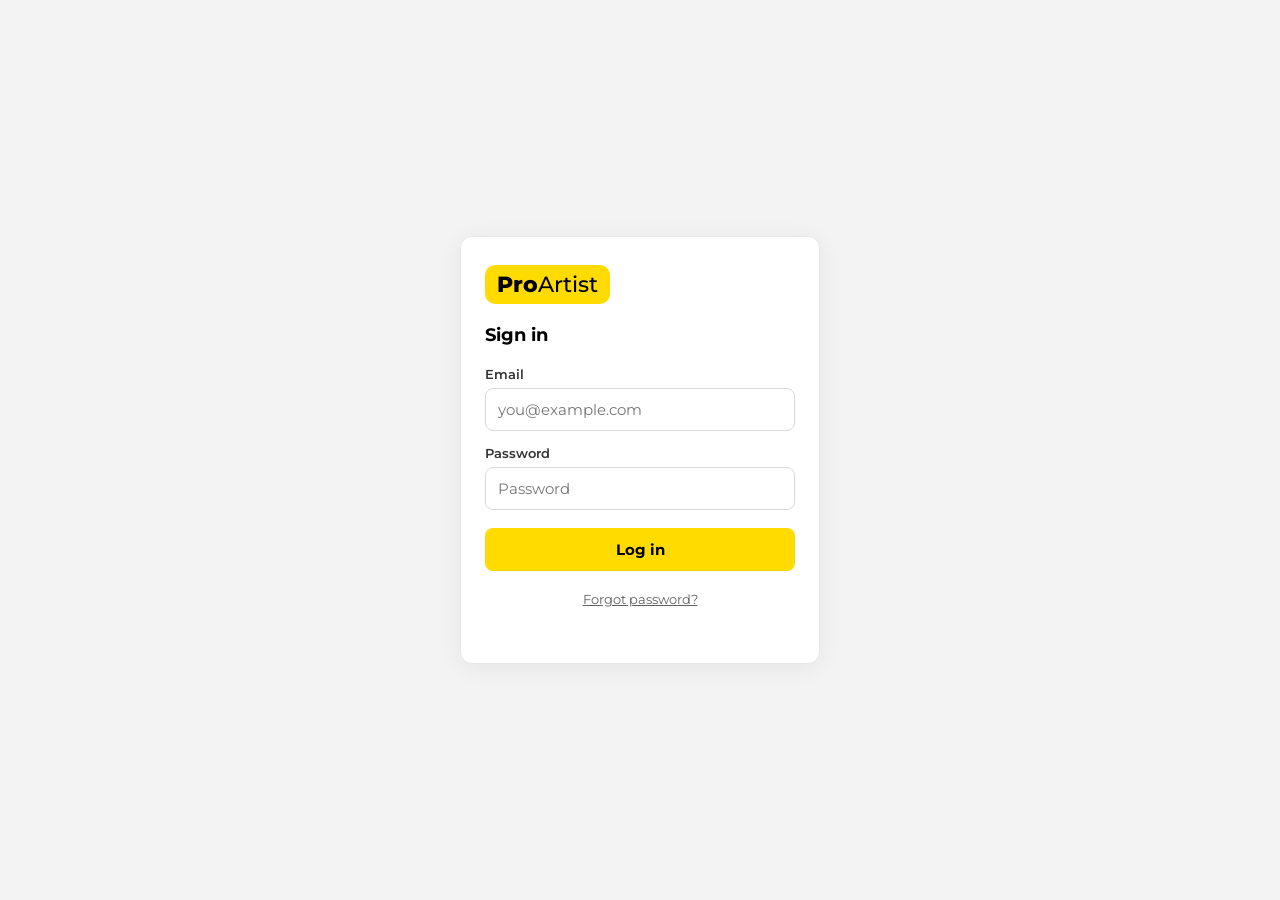
<file: wordpress-theme/login.html>
<!DOCTYPE html>
<html lang="en">
<head>
    <meta charset="UTF-8">
    <meta name="viewport" content="width=device-width, initial-scale=1.0, viewport-fit=cover">
    <title>ProArtist Admin — Sign in</title>
    <link href="https://fonts.googleapis.com/css2?family=Montserrat:wght@400;500;600;700;800&display=swap" rel="stylesheet">
    <style>
        :root {
            --brand: #ffdb00;
            --black: #000000;
            --white: #ffffff;
            --muted: #616161;
            --bg: #f3f3f3;
            --border: #e8e8e8;
        }
        * { box-sizing: border-box; margin: 0; padding: 0; }
        html { -webkit-text-size-adjust: 100%; text-size-adjust: 100%; }
        body {
            font-family: "Montserrat", system-ui, -apple-system, sans-serif;
            background: var(--bg);
            min-height: 100vh;
            display: grid;
            place-items: center;
            padding: 24px;
        }
        .card {
            width: 100%;
            max-width: 360px;
            background: var(--white);
            border: 1px solid var(--border);
            border-radius: 12px;
            padding: 28px 24px 24px;
            box-shadow: 0 4px 24px rgba(0, 0, 0, 0.06);
        }
        .brand {
            display: inline-flex;
            align-items: center;
            gap: 0;
            background: var(--brand);
            border-radius: 10px;
            padding: 6px 12px;
            margin-bottom: 20px;
        }
        .brand strong { font-size: 22px; font-weight: 800; }
        .brand span { font-size: 22px; font-weight: 500; }
        h1 {
            font-size: 18px;
            font-weight: 700;
            margin-bottom: 20px;
            color: var(--black);
        }
        .stack { display: flex; flex-direction: column; gap: 14px; }
        label {
            display: block;
            font-size: 13px;
            font-weight: 600;
            color: #333;
            margin-bottom: 6px;
        }
        input {
            width: 100%;
            border: 1px solid #d9d9d9;
            border-radius: 8px;
            padding: 11px 12px;
            font-family: inherit;
            font-size: 15px;
        }
        input:focus {
            outline: none;
            border-color: #bbb;
            box-shadow: 0 0 0 2px rgba(0, 0, 0, 0.04);
        }
        .btn-primary {
            width: 100%;
            margin-top: 4px;
            border: none;
            border-radius: 8px;
            padding: 12px 16px;
            font-family: inherit;
            font-size: 15px;
            font-weight: 700;
            cursor: pointer;
            background: var(--brand);
            color: var(--black);
        }
        .btn-primary:active { filter: brightness(0.97); }
        .link-row {
            text-align: center;
            margin-top: 16px;
        }
        .link {
            background: none;
            border: none;
            font-family: inherit;
            font-size: 13px;
            color: var(--muted);
            text-decoration: underline;
            cursor: pointer;
            padding: 4px;
        }
        .link:hover { color: var(--black); }
        .msg {
            min-height: 1.25em;
            font-size: 13px;
            margin-top: 12px;
            line-height: 1.4;
            color: var(--muted);
        }
        .msg.warn { color: #8a5a00; }
        .msg.error { color: #8c1d1d; }
        .msg.ok { color: #246b1f; }
        .recovery-panel {
            margin-top: 20px;
            padding-top: 18px;
            border-top: 1px solid var(--border);
        }
        .recovery-title { font-size: 15px; font-weight: 700; margin-bottom: 6px; }
        .recovery-hint { font-size: 12px; color: var(--muted); margin-bottom: 14px; line-height: 1.4; }
    </style>
</head>
<body>
    <main class="card">
        <div class="brand"><strong>Pro</strong><span>Artist</span></div>
        <h1>Sign in</h1>
        <div class="stack">
            <div>
                <label for="login-email">Email</label>
                <input id="login-email" type="email" placeholder="you@example.com" autocomplete="username" inputmode="email">
            </div>
            <div>
                <label for="admin-password">Password</label>
                <input id="admin-password" type="password" placeholder="Password" autocomplete="current-password">
            </div>
            <button id="login-btn" class="btn-primary" type="button">Log in</button>
        </div>
        <div class="link-row">
            <button id="forgot-btn" class="link" type="button">Forgot password?</button>
        </div>

        <div id="recovery-panel" class="recovery-panel" hidden>
            <p class="recovery-title">Set a new password</p>
            <p class="recovery-hint">You opened the reset link from your email. Choose a new password below.</p>
            <div class="stack">
                <div>
                    <label for="new-password">New password</label>
                    <input id="new-password" type="password" placeholder="At least 6 characters" autocomplete="new-password" minlength="6">
                </div>
                <div>
                    <label for="confirm-password">Confirm password</label>
                    <input id="confirm-password" type="password" placeholder="Repeat password" autocomplete="new-password" minlength="6">
                </div>
                <button id="save-password-btn" class="btn-primary" type="button">Save new password</button>
            </div>
        </div>

        <p id="msg" class="msg" aria-live="polite"></p>
    </main>

    <script src="proartist-theme/assets/js/supabase.min.js"></script>
    <script>
        (function () {
            "use strict";

            /** Capture before Supabase strips hash — password-reset links include type=recovery */
            var recoverySnap =
                /type=recovery/i.test(window.location.hash) ||
                /type=recovery/i.test(window.location.search);

            const SUPABASE_URL = "https://qckpjmoajhskxrfcsvpa.supabase.co";
            const SUPABASE_ANON_KEY = "eyJhbGciOiJIUzI1NiIsInR5cCI6IkpXVCJ9.eyJpc3MiOiJzdXBhYmFzZSIsInJlZiI6InFja3BqbW9hamhza3hyZmNzdnBhIiwicm9sZSI6ImFub24iLCJpYXQiOjE3NzQzNTAzOTcsImV4cCI6MjA4OTkyNjM5N30.vIS_AWNXn1ezKND9ARMJHNOTcuDR_-7PQ6Qedas_46c";

            const msgEl = document.getElementById("msg");
            const emailInput = document.getElementById("login-email");
            const passwordInput = document.getElementById("admin-password");
            const loginBtn = document.getElementById("login-btn");
            const forgotBtn = document.getElementById("forgot-btn");
            const recoveryPanel = document.getElementById("recovery-panel");
            const newPasswordInput = document.getElementById("new-password");
            const confirmPasswordInput = document.getElementById("confirm-password");
            const savePasswordBtn = document.getElementById("save-password-btn");

            function setMsg(text, mode) {
                msgEl.textContent = text || "";
                msgEl.classList.remove("warn", "error", "ok");
                if (mode) msgEl.classList.add(mode);
            }

            const client = window.supabase.createClient(SUPABASE_URL, SUPABASE_ANON_KEY, {
                auth: {
                    persistSession: true,
                    autoRefreshToken: true,
                    detectSessionInUrl: true
                }
            });

            function showRecoveryPanel(show) {
                recoveryPanel.hidden = !show;
            }

            var allowAutoRedirectToAdmin = !recoverySnap;

            function friendlyLoginError(error) {
                const raw = (error && error.message) ? error.message : "Could not sign in.";
                const code = error && error.code ? String(error.code) : "";
                if (code === "email_not_confirmed" || /email not confirmed/i.test(raw)) {
                    return "Confirm your email first. In Supabase: Authentication → Users → select user → confirm, or resend confirmation.";
                }
                if (/invalid login|invalid credentials|invalid_grant/i.test(raw) || error.status === 400) {
                    return "Wrong email or password. Use Forgot password? or set the password in Supabase (Users → user → reset).";
                }
                return raw;
            }

            async function checkExistingSession() {
                if (recoverySnap) return;
                await new Promise(function (r) { setTimeout(r, 600); });
                if (!allowAutoRedirectToAdmin) return;
                const { data } = await client.auth.getUser();
                if (data && data.user) window.location.href = "admin.html";
            }

            client.auth.onAuthStateChange(function (event) {
                if (event === "PASSWORD_RECOVERY") {
                    allowAutoRedirectToAdmin = false;
                    showRecoveryPanel(true);
                    setMsg("Choose a new password below.", "warn");
                }
            });

            if (recoverySnap) {
                showRecoveryPanel(true);
                setMsg("Choose a new password below.", "warn");
            }

            savePasswordBtn.addEventListener("click", async function () {
                const a = newPasswordInput.value;
                const b = confirmPasswordInput.value;
                if (a.length < 6) {
                    setMsg("Password must be at least 6 characters.", "warn");
                    return;
                }
                if (a !== b) {
                    setMsg("Passwords do not match.", "warn");
                    return;
                }
                setMsg("Saving…", "warn");
                const { error } = await client.auth.updateUser({ password: a });
                if (error) {
                    setMsg(error.message, "error");
                    return;
                }
                setMsg("Password updated. You can go to Admin.", "ok");
                showRecoveryPanel(false);
                window.location.href = "admin.html";
            });

            loginBtn.addEventListener("click", async function () {
                const email = emailInput.value.trim();
                const password = passwordInput.value;

                if (!email) {
                    setMsg("Enter your work email.", "warn");
                    return;
                }
                if (!password) {
                    setMsg("Enter your password.", "warn");
                    return;
                }

                setMsg("Signing in…", "warn");
                const { error } = await client.auth.signInWithPassword({
                    email: email,
                    password: password
                });

                if (error) {
                    setMsg(friendlyLoginError(error), "error");
                    return;
                }

                setMsg("Redirecting…", "ok");
                window.location.href = "admin.html";
            });

            forgotBtn.addEventListener("click", async function () {
                const email = emailInput.value.trim();
                if (!email) {
                    setMsg("Enter the email for the account, then tap Forgot password again.", "warn");
                    return;
                }
                setMsg("Sending reset email…", "warn");
                const { error } = await client.auth.resetPasswordForEmail(email, {
                    redirectTo: window.location.origin + window.location.pathname
                });
                if (error) {
                    setMsg(error.message, "error");
                    return;
                }
                setMsg("Check your email for a reset link.", "ok");
            });

            emailInput.addEventListener("keydown", function (e) {
                if (e.key === "Enter") loginBtn.click();
            });
            passwordInput.addEventListener("keydown", function (e) {
                if (e.key === "Enter") loginBtn.click();
            });

            checkExistingSession();
        })();
    </script>
</body>
</html>
</file>
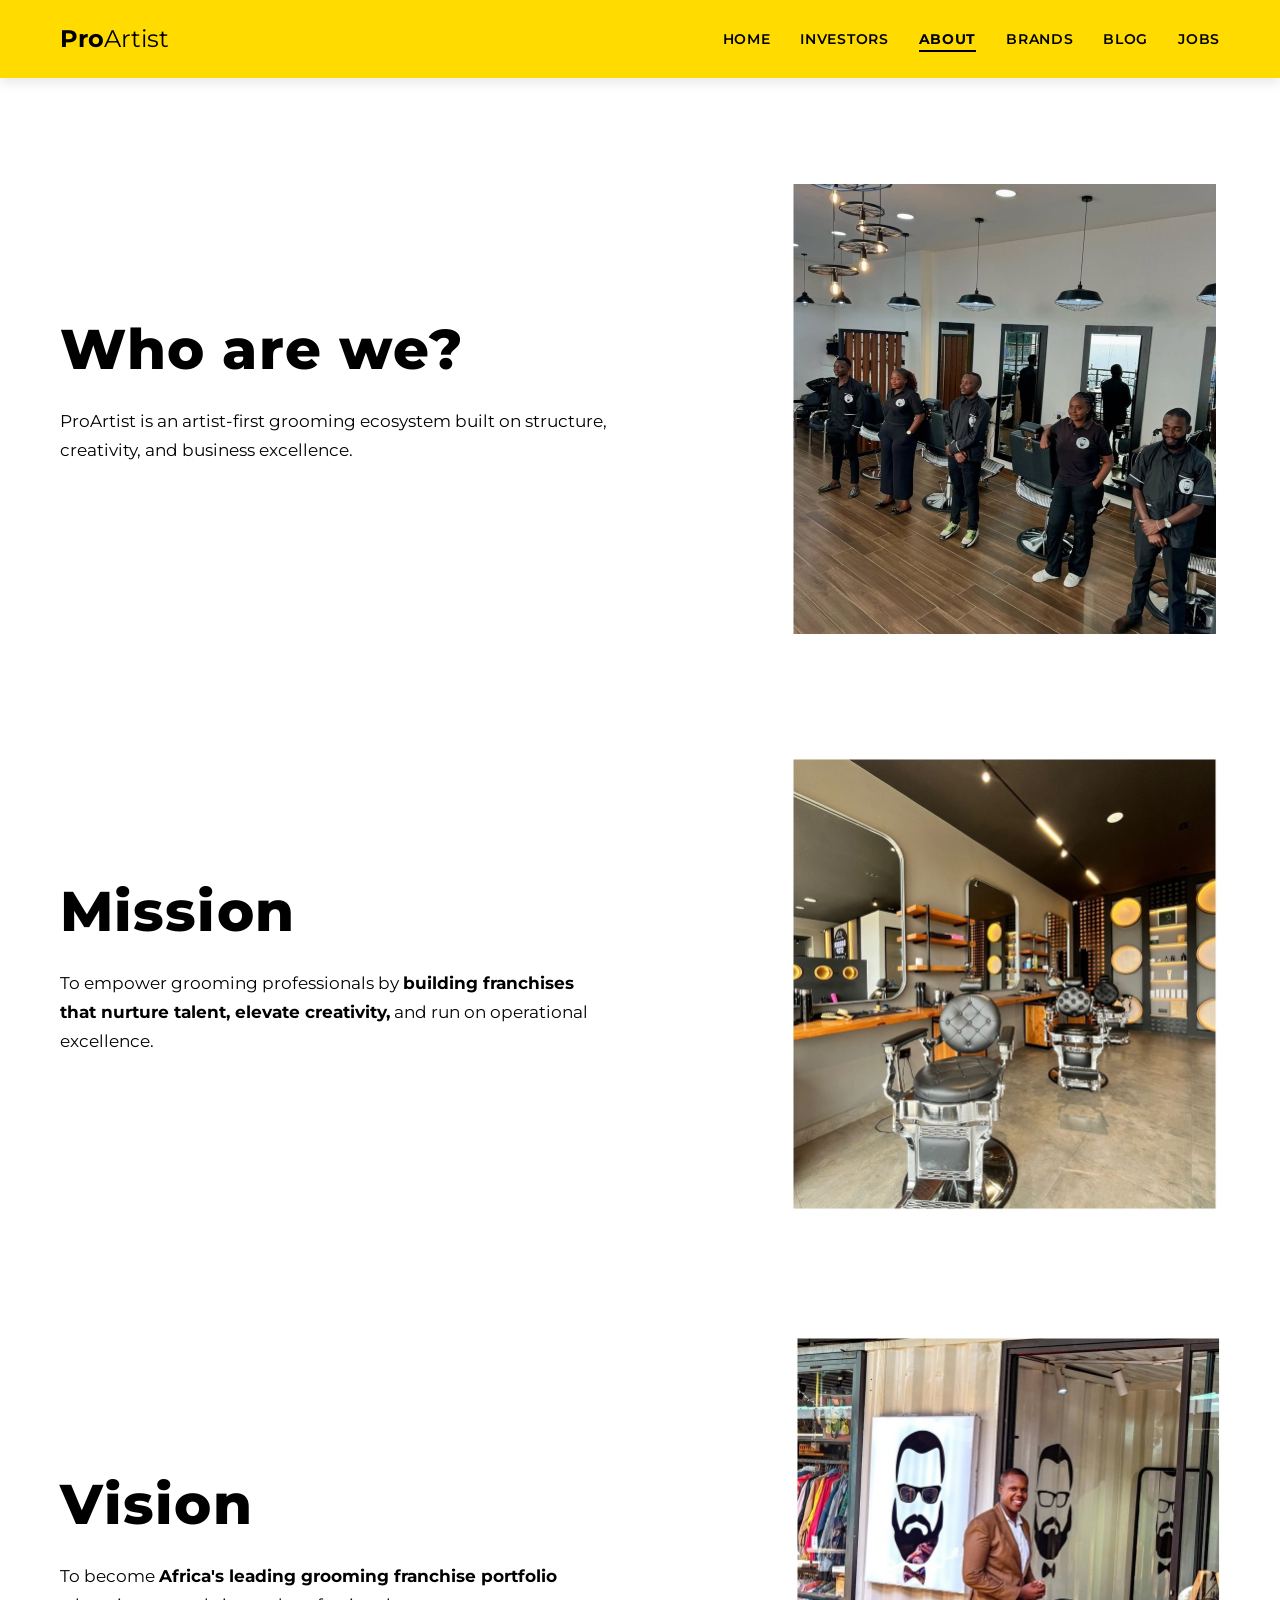
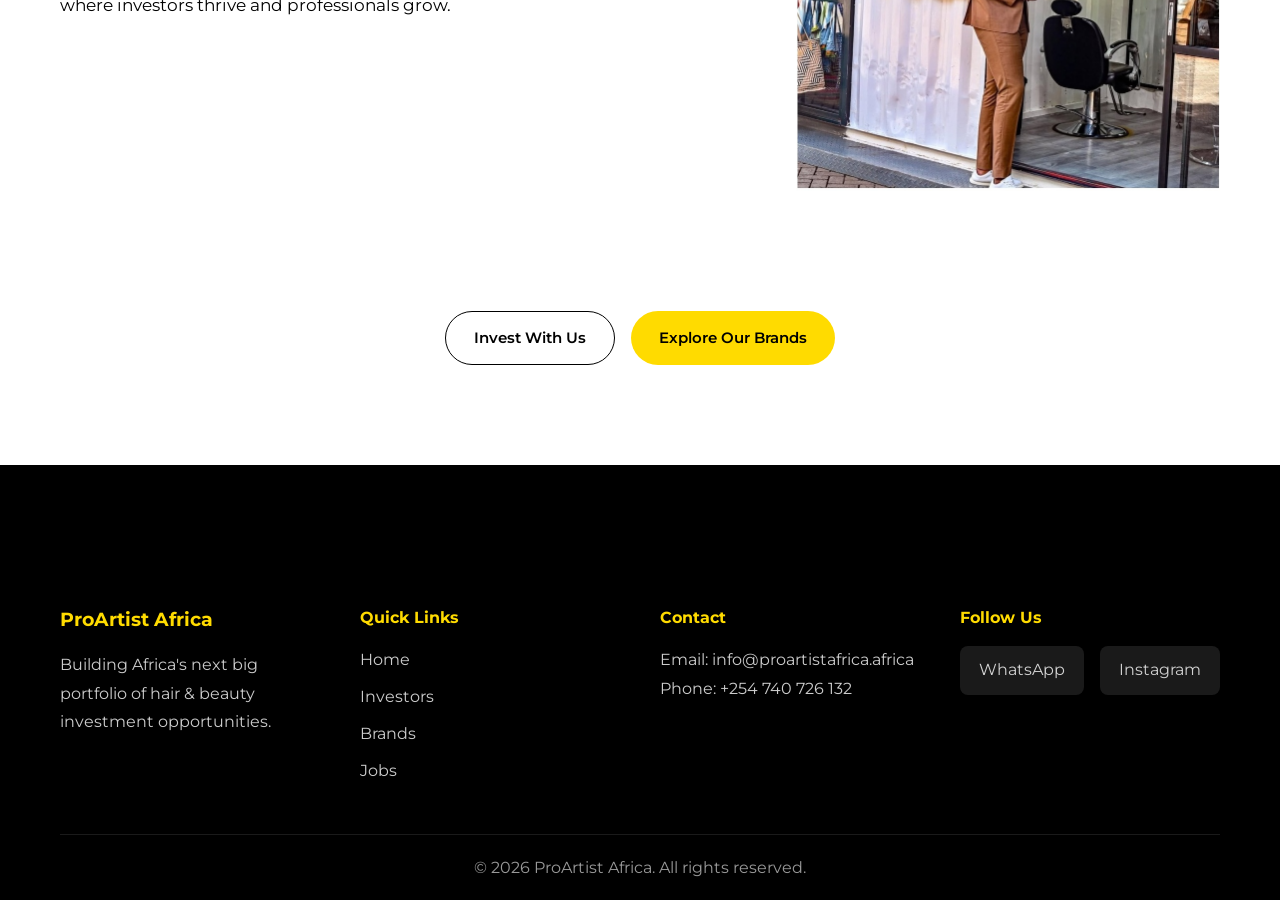
<file: wordpress-theme/preview-about.html>
<!DOCTYPE html>
<html lang="en">
<head>
    <meta charset="UTF-8">
    <meta name="viewport" content="width=device-width, initial-scale=1.0, viewport-fit=cover">
    <title>ProArtist Africa - About</title>
    <link href="https://fonts.googleapis.com/css2?family=Montserrat:wght@400;500;600;700;800&display=swap" rel="stylesheet">
    <link rel="stylesheet" href="proartist-theme/assets/css/main.css">
    <style>
        body { background: #ffffff; }
        
        @media (max-width: 900px) {
            .hero-section .container[style*="grid"] {
                grid-template-columns: 1fr !important;
            }
            
            .hero-section .container[style*="grid"] > div:first-child {
                order: 1;
            }
            
            .hero-section .container[style*="grid"] > div:last-child {
                order: 2;
            }
        }
    </style>
</head>
<body>
    <header class="site-header">
        <div class="container">
            <div class="site-branding">
                <a href="preview-home.html" class="logo-link"><strong>Pro</strong>Artist</a>
            </div>
            <nav class="main-navigation">
                <ul class="primary-menu">
                    <li><a href="preview-home.html">HOME</a></li>
                    <li><a href="preview-investors.html">INVESTORS</a></li>
                    <li><a href="preview-about.html">ABOUT</a></li>
                    <li><a href="preview-brands.html">BRANDS</a></li>
                    <li><a href="preview-blog.html">BLOG</a></li>
                    <li><a href="preview-jobs.html">JOBS</a></li>
                </ul>
            </nav>
            <button class="menu-toggle" aria-controls="primary-menu" aria-expanded="false">
                <span></span>
                <span></span>
                <span></span>
            </button>
        </div>
    </header>

    <main class="site-main">
        <section class="hero-section" style="padding: 60px 0; background: #ffffff;">
            <div class="container" style="display: grid; grid-template-columns: 1.2fr 0.8fr; gap: 80px; align-items: center; max-width: 1200px;">
                <div style="display: flex; flex-direction: column; justify-content: center; max-width: 550px;">
                    <h1 class="hero-title" style="text-align: left; margin-bottom: 24px; line-height: 1.2; font-weight: 800; color: #000000; font-size: clamp(36px, 6vw, 56px);">
                        Who are we?
                    </h1>
                    <p class="hero-subtitle" style="text-align: left; margin-bottom: 32px; color: #000000;">
                        ProArtist is an artist-first grooming ecosystem built on structure, creativity, and business excellence.
                    </p>
                </div>
                <div style="display: flex; align-items: center; justify-content: flex-end;">
                    <img src="proartist-theme/assets/images/about-image.jpg" alt="ProArtist team - barbershop interior" style="max-width: 100%; height: auto; display: block;" />
                </div>
            </div>
        </section>

        <!-- Mission Section -->
        <section class="hero-section" style="padding: 60px 0; background: #ffffff;">
            <div class="container" style="display: grid; grid-template-columns: 1.2fr 0.8fr; gap: 80px; align-items: center; max-width: 1200px;">
                <div style="display: flex; flex-direction: column; justify-content: center; max-width: 550px;">
                    <h1 class="hero-title" style="text-align: left; margin-bottom: 24px; line-height: 1.2; font-weight: 800; color: #000000; font-size: clamp(36px, 6vw, 56px);">
                        Mission
                    </h1>
                    <p class="hero-subtitle" style="text-align: left; margin-bottom: 32px; color: #000000;">
                        To empower grooming professionals by <strong>building franchises that nurture talent, elevate creativity,</strong> and run on operational excellence.
                    </p>
                </div>
                <div style="display: flex; align-items: center; justify-content: flex-end;">
                    <img src="proartist-theme/assets/images/mission-image.jpg" alt="ProArtist barbershop interior" style="max-width: 100%; height: auto; display: block;" />
                </div>
            </div>
        </section>

        <!-- Vision Section -->
        <section class="hero-section" style="padding: 60px 0; background: #ffffff;">
            <div class="container" style="display: grid; grid-template-columns: 1.2fr 0.8fr; gap: 80px; align-items: center; max-width: 1200px;">
                <div style="display: flex; flex-direction: column; justify-content: center; max-width: 550px;">
                    <h1 class="hero-title" style="text-align: left; margin-bottom: 24px; line-height: 1.2; font-weight: 800; color: #000000; font-size: clamp(36px, 6vw, 56px);">
                        Vision
                    </h1>
                    <p class="hero-subtitle" style="text-align: left; margin-bottom: 32px; color: #000000;">
                        To become <strong>Africa's leading grooming franchise portfolio</strong> where investors thrive and professionals grow.
                    </p>
                </div>
                <div style="display: flex; align-items: center; justify-content: flex-end;">
                    <img src="proartist-theme/assets/images/vision-image.jpg" alt="ProArtist grooming shop exterior" style="max-width: 100%; height: auto; display: block;" />
                </div>
            </div>
        </section>

        <!-- Buttons Section -->
        <section style="padding: 60px 0; background: #ffffff; text-align: center;">
            <div class="container">
                <div style="display: flex; gap: 16px; justify-content: center; flex-wrap: wrap;">
                    <a href="preview-investors.html" class="btn" style="background: #ffffff; color: #000000; border: 1px solid #000000;">Invest With Us</a>
                    <a href="preview-brands.html" class="btn" style="background: #ffdb00; color: #000000; border: none;">Explore Our Brands</a>
                </div>
            </div>
        </section>
    </main>

    <footer class="site-footer">
        <div class="container">
            <div class="footer-content">
                <div class="footer-section">
                    <h3>ProArtist Africa</h3>
                    <p>Building Africa's next big portfolio of hair & beauty investment opportunities.</p>
                </div>
                <div class="footer-section">
                    <h4>Quick Links</h4>
                    <ul class="footer-menu">
                        <li><a href="preview-home.html">Home</a></li>
                        <li><a href="preview-investors.html">Investors</a></li>
                        <li><a href="#">Brands</a></li>
                        <li><a href="preview-jobs.html">Jobs</a></li>
                    </ul>
                </div>
                <div class="footer-section">
                    <h4>Contact</h4>
                    <p>Email: <a href="mailto:info@proartistafrica.africa">info@proartistafrica.africa</a></p>
                    <p>Phone: <a href="tel:+254740726132">+254 740 726 132</a></p>
                </div>
                <div class="footer-section">
                    <h4>Follow Us</h4>
                    <div class="social-links">
                        <a href="https://wa.me/254740726132" target="_blank" rel="noopener noreferrer">WhatsApp</a>
                        <a href="https://instagram.com/proartistafrica" target="_blank" rel="noopener noreferrer">Instagram</a>
                    </div>
                </div>
            </div>
            <div class="footer-bottom">
                <p>&copy; <span id="year"></span> ProArtist Africa. All rights reserved.</p>
            </div>
        </div>
    </footer>
    <script src="proartist-theme/assets/js/main.js"></script>
    <script>
        const y = document.getElementById('year');
        if (y) {
            y.textContent = new Date().getFullYear();
        }
    </script>
</body>
</html>
</file>
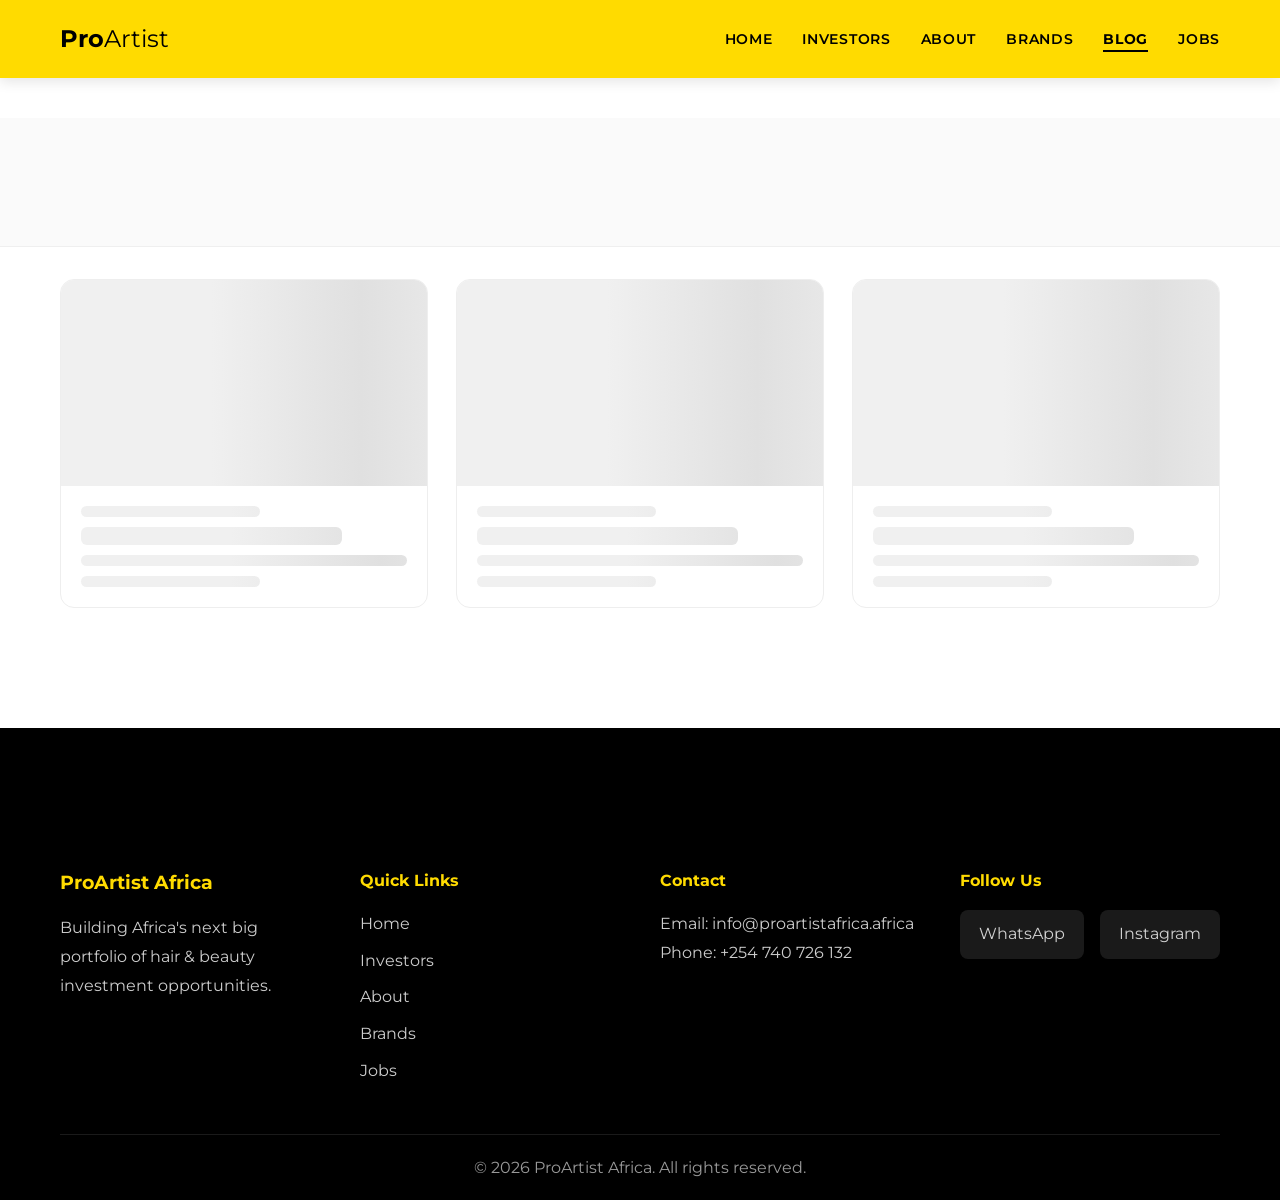
<file: wordpress-theme/preview-blog.html>
<!DOCTYPE html>
<html lang="en">
<head>
    <meta charset="UTF-8">
    <meta name="viewport" content="width=device-width, initial-scale=1.0, viewport-fit=cover">
    <title>ProArtist Africa - Blog</title>
    <link rel="preconnect" href="https://qckpjmoajhskxrfcsvpa.supabase.co" crossorigin>
    <link rel="preconnect" href="https://cdn.jsdelivr.net" crossorigin>
    <link rel="preconnect" href="https://fonts.googleapis.com" crossorigin>
    <link rel="preconnect" href="https://fonts.gstatic.com" crossorigin>
    <link href="https://fonts.googleapis.com/css2?family=Montserrat:wght@400;500;600;700;800&display=swap" rel="stylesheet">
    <link rel="stylesheet" href="proartist-theme/assets/css/main.css">
    <style>
        /* -- Base -- */
        html, body { overflow-x: hidden; }
        body { background: #ffffff; font-family: "Montserrat", system-ui, sans-serif; }
        .site-main { animation: pageFadeIn 0.8s ease forwards; }
        @keyframes pageFadeIn { from { opacity: 0; } to { opacity: 1; } }
        @media (prefers-reduced-motion: reduce) { .site-main { animation: none; } }

        @media (min-width: 769px) {
            .primary-menu { display: flex !important; list-style: none; gap: 30px; margin: 0; padding: 0; }
        }
        .primary-menu a { text-transform: uppercase; font-weight: 600; font-size: 14px; letter-spacing: 0.05em; }

        /* -- Entrance animations -- */
        @keyframes cardFadeIn {
            from { opacity: 0; }
            to   { opacity: 1; }
        }
        @keyframes imgReveal {
            from { opacity: 0; transform: scale(1.07); }
            to   { opacity: 1; transform: scale(1); }
        }
        @keyframes textFadeUp {
            from { opacity: 0; transform: translateY(14px); }
            to   { opacity: 1; transform: translateY(0); }
        }
        @media (prefers-reduced-motion: reduce) {
            .blog-card, .blog-card-cover,
            .blog-hero h1, .blog-hero p { animation: none !important; }
        }

        /* -- Blog Hero -- */
        .blog-hero {
            padding: 64px 0 48px;
            text-align: center;
        }
        .blog-hero h1 {
            font-size: clamp(28px, 5vw, 52px);
            font-weight: 800;
            line-height: 1.15;
            color: #000;
            margin-bottom: 16px;
            animation: textFadeUp 0.75s ease 0.15s both;
        }
        .blog-hero p {
            font-size: 16px;
            color: #444;
            max-width: 640px;
            margin: 0 auto;
            line-height: 1.65;
            animation: textFadeUp 0.75s ease 0.32s both;
        }

        /* -- Hero background image (optional) -- */
        .blog-hero.has-bg-image {
            background-size: cover;
            background-position: center;
            position: relative;
            min-height: 440px;
            display: flex;
            align-items: center;
        }
        .blog-hero.has-bg-image .container { width: 100%; }
        @media (max-width: 768px) {
            .blog-hero.has-bg-image {
                min-height: 240px;
                padding-top: 36px;
                padding-bottom: 32px;
                background-position: center 25%;
            }
        }
        .blog-hero.has-bg-image::before {
            content: "";
            position: absolute;
            inset: 0;
            background: rgba(0,0,0,0.48);
            border-radius: inherit;
        }
        .blog-hero.has-bg-image .container { position: relative; z-index: 1; }
        .blog-hero.has-bg-image h1 { color: #fff; }
        .blog-hero.has-bg-image p  { color: rgba(255,255,255,0.88); }

        /* -- Hero CTA button (optional) -- */
        #blog-hero-cta-wrap { animation: textFadeUp 0.7s ease 0.48s both; }
        .blog-hero-cta {
            display: inline-block;
            margin-top: 26px;
            padding: 14px 36px;
            border-radius: 999px;
            font-size: 15px;
            font-weight: 700;
            text-decoration: none;
            font-family: "Montserrat", system-ui, sans-serif;
            background: #ffdb00;
            color: #000;
            transition: opacity 0.2s, transform 0.2s;
        }
        .blog-hero-cta:hover { opacity: 0.88; transform: translateY(-2px); }
        body.theme-bold    .blog-hero-cta { background: #ffdb00; color: #000; }
        body.theme-magazine .blog-hero-cta { background: #000; color: #ffdb00; }
        .blog-hero.has-bg-image .blog-hero-cta { background: #fff; color: #000; }

        /* -- Posts grid -- */
        .blog-posts-section { padding: 32px 0 80px; }
        .blog-posts-grid {
            display: grid;
            grid-template-columns: repeat(3, 1fr);
            gap: 28px;
        }
        @media (max-width: 960px) { .blog-posts-grid { grid-template-columns: repeat(2, 1fr); } }
        @media (max-width: 600px) { .blog-posts-grid { grid-template-columns: 1fr; } }

        .blog-card {
            border-radius: 14px;
            overflow: hidden;
            display: flex;
            flex-direction: column;
            text-decoration: none;
            color: inherit;
            background: #fff;
            border: 1px solid #eee;
            transition: transform 0.3s cubic-bezier(0.33, 1, 0.68, 1), box-shadow 0.3s;
            animation: cardFadeIn 0.65s ease calc(var(--i, 0) * 80ms) both;
        }
        .blog-card:hover {
            transform: translateY(-6px);
            box-shadow: 0 16px 44px rgba(0,0,0,0.12);
        }
        .blog-card:hover .blog-card-cover { transform: scale(1.06); }
        .blog-card-cover {
            width: 100%;
            aspect-ratio: 16 / 9;
            object-fit: cover;
            display: block;
            background: #f0f0f0;
            transition: transform 0.45s cubic-bezier(0.33, 1, 0.68, 1);
            animation: imgReveal 0.85s ease calc(var(--i, 0) * 80ms + 120ms) both;
        }
        .blog-card-cover-placeholder {
            width: 100%;
            aspect-ratio: 16 / 9;
            background: linear-gradient(135deg, #f0f0f0 0%, #e0e0e0 100%);
            display: flex;
            align-items: center;
            justify-content: center;
        }
        .blog-card-cover-placeholder span {
            font-size: 32px;
            opacity: 0.35;
        }
        .blog-card-body {
            padding: 20px 20px 24px;
            display: flex;
            flex-direction: column;
            flex: 1;
        }
        .blog-card-meta {
            font-size: 11px;
            text-transform: uppercase;
            letter-spacing: 0.08em;
            color: #888;
            margin-bottom: 10px;
        }
        .blog-card h2 {
            font-size: 17px;
            font-weight: 700;
            line-height: 1.35;
            color: #000;
            margin-bottom: 10px;
        }
        .blog-card p {
            font-size: 13px;
            color: #555;
            line-height: 1.65;
            flex: 1;
            margin-bottom: 18px;
            display: -webkit-box;
            -webkit-line-clamp: 3;
            -webkit-box-orient: vertical;
            overflow: hidden;
        }
        .blog-card-read {
            display: inline-flex;
            align-items: center;
            gap: 6px;
            font-size: 13px;
            font-weight: 700;
            color: #000;
        }
        .blog-card-read::after { content: " ?"; }

        .blog-empty {
            text-align: center;
            padding: 60px 20px;
            color: #888;
            grid-column: 1 / -1;
        }
        .blog-empty h2 { font-size: 22px; margin-bottom: 10px; color: #333; }
        .blog-empty p { font-size: 15px; }

        /* Skeleton loading cards */
        @keyframes shimmer {
            0% { background-position: -600px 0; }
            100% { background-position: 600px 0; }
        }
        .blog-card-skeleton {
            border-radius: 14px;
            overflow: hidden;
            border: 1px solid #eee;
            background: #fff;
        }
        .skel {
            background: linear-gradient(90deg, #f0f0f0 25%, #e0e0e0 50%, #f0f0f0 75%);
            background-size: 600px 100%;
            animation: shimmer 1.4s infinite linear;
            border-radius: 6px;
        }
        .skel-cover { width: 100%; aspect-ratio: 16/9; border-radius: 0; }
        .skel-body { padding: 20px; display: flex; flex-direction: column; gap: 10px; }
        .skel-line { height: 12px; }
        .skel-title { height: 18px; width: 80%; }
        .skel-text { height: 11px; }
        .skel-text-short { width: 55%; }

        /* ?? Theme: Minimal (clean white editorial) ?? */
        body.theme-minimal .blog-hero { background: #fafafa; border-bottom: 1px solid #efefef; }
        body.theme-minimal .blog-hero h1 { color: #000; }
        body.theme-minimal .blog-hero p { color: #555; }
        body.theme-minimal .blog-posts-section { background: #fff; }
        body.theme-minimal .blog-card { border: 1px solid #e8e8e8; box-shadow: 0 2px 10px rgba(0,0,0,0.05); }
        body.theme-minimal .blog-card:hover { box-shadow: 0 16px 44px rgba(0,0,0,0.1); }
        body.theme-minimal .blog-card-read { color: #000; }

        /* ?? Theme: Magazine (yellow hero, white cards, bold layout) ?? */
        body.theme-magazine .site-main { background: #ffdb00; padding: 0; }
        body.theme-magazine .blog-hero {
            background: #ffdb00;
            padding-bottom: 72px;
            border-radius: 0 0 40px 40px;
        }
        body.theme-magazine .blog-hero h1 { color: #000; font-size: clamp(30px, 5.5vw, 56px); }
        body.theme-magazine .blog-hero p { color: #222; }
        body.theme-magazine .blog-posts-section { background: #fff; padding-top: 48px; }
        body.theme-magazine .blog-card {
            border: none;
            box-shadow: 0 4px 18px rgba(0,0,0,0.09);
        }
        body.theme-magazine .blog-card:hover { box-shadow: 0 16px 44px rgba(0,0,0,0.15); }
        body.theme-magazine .blog-card h2 { color: #000; }
        body.theme-magazine .blog-card-read {
            display: inline-block;
            background: #ffdb00;
            color: #000;
            border-radius: 999px;
            padding: 6px 18px;
            font-size: 12px;
            font-weight: 700;
        }
        body.theme-magazine .blog-card-read::after { content: ""; }

        /* ?? Theme: Bold (dark, high-contrast, yellow accents) ?? */
        body.theme-bold { background: #0a0a0a; }
        body.theme-bold .site-header {
            background: #000;
            border-bottom: 1px solid #222;
        }
        body.theme-bold .site-header a,
        body.theme-bold .site-header .primary-menu a { color: #fff; }
        body.theme-bold .menu-toggle span { background: #fff; }
        body.theme-bold .primary-menu { background: #111; }
        body.theme-bold .primary-menu a { color: #fff; }
        body.theme-bold .blog-hero {
            background: #0a0a0a;
            padding-bottom: 64px;
            border-bottom: 1px solid #1a1a1a;
        }
        body.theme-bold .blog-hero h1 { color: #ffdb00; }
        body.theme-bold .blog-hero p { color: #bbb; }
        body.theme-bold .blog-posts-section { background: #0a0a0a; padding-top: 40px; }
        body.theme-bold .blog-card {
            background: #141414;
            border: 1px solid #252525;
        }
        body.theme-bold .blog-card:hover {
            border-color: #ffdb00;
            box-shadow: 0 12px 36px rgba(255,219,0,0.1);
        }
        body.theme-bold .blog-card-meta { color: #666; }
        body.theme-bold .blog-card h2 { color: #f0f0f0; }
        body.theme-bold .blog-card p { color: #999; }
        body.theme-bold .blog-card-read {
            color: #ffdb00;
            font-weight: 700;
        }
        body.theme-bold .blog-card-cover-placeholder {
            background: linear-gradient(135deg, #1e1e1e 0%, #2e2e2e 100%);
        }
        body.theme-bold .site-footer {
            background: #000;
            border-top: 1px solid #1e1e1e;
        }
        body.theme-bold .site-footer,
        body.theme-bold .site-footer a,
        body.theme-bold .site-footer h3,
        body.theme-bold .site-footer h4 { color: #ccc; }
        body.theme-bold .footer-bottom { color: #555; }
    </style>
</head>
<body class="pa-supabase-page theme-minimal">
    <!-- Apply saved theme instantly before first paint to prevent flash -->
    <script>(function(){try{var t=localStorage.getItem("proartist_blog_theme");if(t==="bold"||t==="magazine")document.body.className=document.body.className.replace(/\btheme-\w+\b/,"theme-"+t);}catch(e){}})();</script>
    <header class="site-header">
        <div class="container">
            <div class="site-branding">
                <a href="preview-home.html" class="logo-link"><strong>Pro</strong>Artist</a>
            </div>
            <nav class="main-navigation">
                <ul class="primary-menu">
                    <li><a href="preview-home.html">HOME</a></li>
                    <li><a href="preview-investors.html">INVESTORS</a></li>
                    <li><a href="preview-about.html">ABOUT</a></li>
                    <li><a href="preview-brands.html">BRANDS</a></li>
                    <li><a href="preview-blog.html">BLOG</a></li>
                    <li><a href="preview-jobs.html">JOBS</a></li>
                </ul>
            </nav>
            <button class="menu-toggle" aria-controls="primary-menu" aria-expanded="false">
                <span></span>
                <span></span>
                <span></span>
            </button>
        </div>
    </header>

    <main class="site-main">
        <section class="blog-hero">
            <div class="container" style="max-width:900px;">
                <h1 id="blog-hero-title"></h1>
                <p id="blog-hero-subtitle"></p>
                <div id="blog-hero-cta-wrap"></div>
            </div>
        </section>

        <section class="blog-posts-section">
            <div class="container" style="max-width:1200px;">
                <div id="blog-posts-grid" class="blog-posts-grid">
                    <div class="blog-card-skeleton"><div class="skel skel-cover"></div><div class="skel-body"><div class="skel skel-line skel-text skel-text-short"></div><div class="skel skel-line skel-title"></div><div class="skel skel-line skel-text"></div><div class="skel skel-line skel-text skel-text-short"></div></div></div>
                    <div class="blog-card-skeleton"><div class="skel skel-cover"></div><div class="skel-body"><div class="skel skel-line skel-text skel-text-short"></div><div class="skel skel-line skel-title"></div><div class="skel skel-line skel-text"></div><div class="skel skel-line skel-text skel-text-short"></div></div></div>
                    <div class="blog-card-skeleton"><div class="skel skel-cover"></div><div class="skel-body"><div class="skel skel-line skel-text skel-text-short"></div><div class="skel skel-line skel-title"></div><div class="skel skel-line skel-text"></div><div class="skel skel-line skel-text skel-text-short"></div></div></div>
                </div>
            </div>
        </section>
    </main>

    <footer class="site-footer">
        <div class="container">
            <div class="footer-content">
                <div class="footer-section">
                    <h3>ProArtist Africa</h3>
                    <p>Building Africa's next big portfolio of hair &amp; beauty investment opportunities.</p>
                </div>
                <div class="footer-section">
                    <h4>Quick Links</h4>
                    <ul class="footer-menu">
                        <li><a href="preview-home.html">Home</a></li>
                        <li><a href="preview-investors.html">Investors</a></li>
                        <li><a href="preview-about.html">About</a></li>
                        <li><a href="preview-brands.html">Brands</a></li>
                        <li><a href="preview-jobs.html">Jobs</a></li>
                    </ul>
                </div>
                <div class="footer-section">
                    <h4>Contact</h4>
                    <p>Email: <a href="mailto:info@proartistafrica.africa">info@proartistafrica.africa</a></p>
                    <p>Phone: <a href="tel:+254740726132">+254 740 726 132</a></p>
                </div>
                <div class="footer-section">
                    <h4>Follow Us</h4>
                    <div class="social-links">
                        <a href="https://wa.me/254740726132" target="_blank" rel="noopener noreferrer">WhatsApp</a>
                        <a href="https://instagram.com/proartistafrica" target="_blank" rel="noopener noreferrer">Instagram</a>
                    </div>
                </div>
            </div>
            <div class="footer-bottom">
                <p>&copy; <span id="year"></span> ProArtist Africa. All rights reserved.</p>
            </div>
        </div>
    </footer>

    <script src="proartist-theme/assets/js/supabase.min.js"></script>
    <script src="proartist-theme/assets/js/main.js"></script>
    <script>
        (function () {
            "use strict";

            var yearEl = document.getElementById("year");
            if (yearEl) yearEl.textContent = new Date().getFullYear();

            var SUPABASE_URL = "https://qckpjmoajhskxrfcsvpa.supabase.co";
            var SUPABASE_ANON_KEY = "eyJhbGciOiJIUzI1NiIsInR5cCI6IkpXVCJ9.eyJpc3MiOiJzdXBhYmFzZSIsInJlZiI6InFja3BqbW9hamhza3hyZmNzdnBhIiwicm9sZSI6ImFub24iLCJpYXQiOjE3NzQzNTAzOTcsImV4cCI6MjA4OTkyNjM5N30.vIS_AWNXn1ezKND9ARMJHNOTcuDR_-7PQ6Qedas_46c";

            if (typeof window.supabase === "undefined") return;
            var client = window.supabase.createClient(SUPABASE_URL, SUPABASE_ANON_KEY);

            function esc(s) {
                return String(s == null ? "" : s)
                    .replace(/&/g, "&amp;").replace(/</g, "&lt;")
                    .replace(/>/g, "&gt;").replace(/"/g, "&quot;");
            }

            function formatDate(isoStr) {
                if (!isoStr) return "";
                try {
                    return new Date(isoStr).toLocaleDateString("en-GB", { day: "numeric", month: "long", year: "numeric" });
                } catch (e) { return ""; }
            }

            function applyTheme(theme) {
                document.body.classList.remove("theme-minimal", "theme-magazine", "theme-bold");
                var t = (theme === "magazine" || theme === "bold") ? theme : "minimal";
                document.body.classList.add("theme-" + t);
                try { localStorage.setItem("proartist_blog_theme", t); } catch (e) {}
            }

            function applyFooterSettings(data) {
                if (!data) return;
                var contactEmail = data.button_primary ? String(data.button_primary).trim() : "";
                var settingsObj = null;
                var instagramUrl = "";
                var phoneRaw = "";
                try {
                    settingsObj = data.button_secondary ? JSON.parse(String(data.button_secondary)) : null;
                } catch (e) { settingsObj = null; }
                if (settingsObj && typeof settingsObj === "object") {
                    instagramUrl = settingsObj.instagram_url ? String(settingsObj.instagram_url).trim() : "";
                    phoneRaw = settingsObj.phone ? String(settingsObj.phone).trim() : "";
                } else {
                    instagramUrl = data.button_secondary ? String(data.button_secondary).trim() : "";
                }
                if (!phoneRaw && data.subtitle) {
                    var maybePhone = String(data.subtitle).trim();
                    if (/^\+?[\d\s\-()\u00A0]{7,}$/.test(maybePhone)) phoneRaw = maybePhone;
                }
                var phoneDigits = phoneRaw ? phoneRaw.replace(/[^\d]/g, "") : "";
                if (contactEmail) {
                    document.querySelectorAll('a[href^="mailto:"]').forEach(function (a) {
                        a.href = "mailto:" + contactEmail; a.textContent = contactEmail;
                    });
                }
                if (phoneRaw) {
                    document.querySelectorAll('a[href^="tel:"]').forEach(function (a) {
                        a.href = "tel:" + phoneRaw; a.textContent = phoneRaw;
                    });
                }
                if (phoneDigits) {
                    document.querySelectorAll('a[href*="wa.me/"]').forEach(function (a) {
                        a.href = "https://wa.me/" + phoneDigits;
                    });
                }
                if (instagramUrl) {
                    document.querySelectorAll('a[href*="instagram.com"]').forEach(function (a) {
                        a.href = instagramUrl;
                    });
                }
            }

            function renderPosts(posts) {
                var grid = document.getElementById("blog-posts-grid");
                if (!grid) return;
                if (!posts || !posts.length) {
                    grid.innerHTML = '';
                    return;
                }
                grid.innerHTML = posts.map(function (post, i) {
                    var dateStr = formatDate(post.published_at || post.updated_at);
                    var coverHtml = post.cover_image_url
                        ? '<img class="blog-card-cover" src="' + esc(post.cover_image_url) + '" alt="' + esc(post.title) + '" loading="lazy">'
                        : '<div class="blog-card-cover-placeholder"><span>&#x1F4F0;</span></div>';
                    var excerptHtml = post.excerpt ? '<p>' + esc(post.excerpt) + '</p>' : '';
                    return '<a class="blog-card" style="--i:' + i + '" href="preview-blog-post.html?id=' + esc(post.id) + '">' +
                        coverHtml +
                        '<div class="blog-card-body">' +
                        (dateStr ? '<div class="blog-card-meta">' + esc(dateStr) + '</div>' : '') +
                        '<h2>' + esc(post.title || "Untitled") + '</h2>' +
                        excerptHtml +
                        '<span class="blog-card-read">Read article</span>' +
                        '</div></a>';
                }).join("");
            }

            // Load site_content rows for both 'blog' and 'settings' in one query
            client.from("site_content").select("section_key,title,subtitle,button_primary,button_secondary")
                .in("section_key", ["blog", "settings"])
                .then(function (res) {
                    if (res.error || !res.data) return;
                    res.data.forEach(function (row) {
                        if (row.section_key === "settings") {
                            applyFooterSettings(row);
                        } else if (row.section_key === "blog") {
                            var heroTitle = document.getElementById("blog-hero-title");
                            var heroSubtitle = document.getElementById("blog-hero-subtitle");
                            if (heroTitle && row.title) {
                                var lines = String(row.title).split(/\n+/);
                                heroTitle.innerHTML = lines.map(function (l) { return esc(l.trim()); }).filter(Boolean).join("<br>");
                            }
                            if (heroSubtitle && row.subtitle) heroSubtitle.textContent = row.subtitle;
                            if (row.button_primary) applyTheme(String(row.button_primary).trim());

                            // Apply optional hero image and CTA button from button_secondary JSON
                            var heroExtras = null;
                            try { if (row.button_secondary) heroExtras = JSON.parse(String(row.button_secondary)); } catch (e) {}
                            if (heroExtras) {
                                if (heroExtras.hero_image_url) {
                                        var heroEl = document.querySelector(".blog-hero");
                                        if (heroEl) {
                                            heroEl.classList.add("has-bg-image");
                                            heroEl.style.backgroundImage = "url('" + heroExtras.hero_image_url.replace(/'/g, "%27") + "')";
                                        }
                                    }
                                var ctaWrap = document.getElementById("blog-hero-cta-wrap");
                                if (ctaWrap && heroExtras.cta_label) {
                                    var ctaHref = heroExtras.cta_url ? esc(heroExtras.cta_url) : "#blog-posts-grid";
                                    ctaWrap.innerHTML = "<a class=\"blog-hero-cta\" href=\"" + ctaHref + "\">" + esc(heroExtras.cta_label) + "</a>";
                                }
                            }
                        }
                    });
                });

            // Load published posts
            client.from("blog_posts")
                .select("id,title,excerpt,cover_image_url,published_at,updated_at")
                .eq("status", "published")
                .order("published_at", { ascending: false })
                .then(function (res) {
                    if (res.error) {
                        var grid = document.getElementById("blog-posts-grid");
                        if (grid) grid.innerHTML = '<div class="blog-empty"><p>Could not load articles. Please try again later.</p></div>';
                        return;
                    }
                    renderPosts(res.data || []);
                });
        })();
    </script>
</body>
</html>
</file>
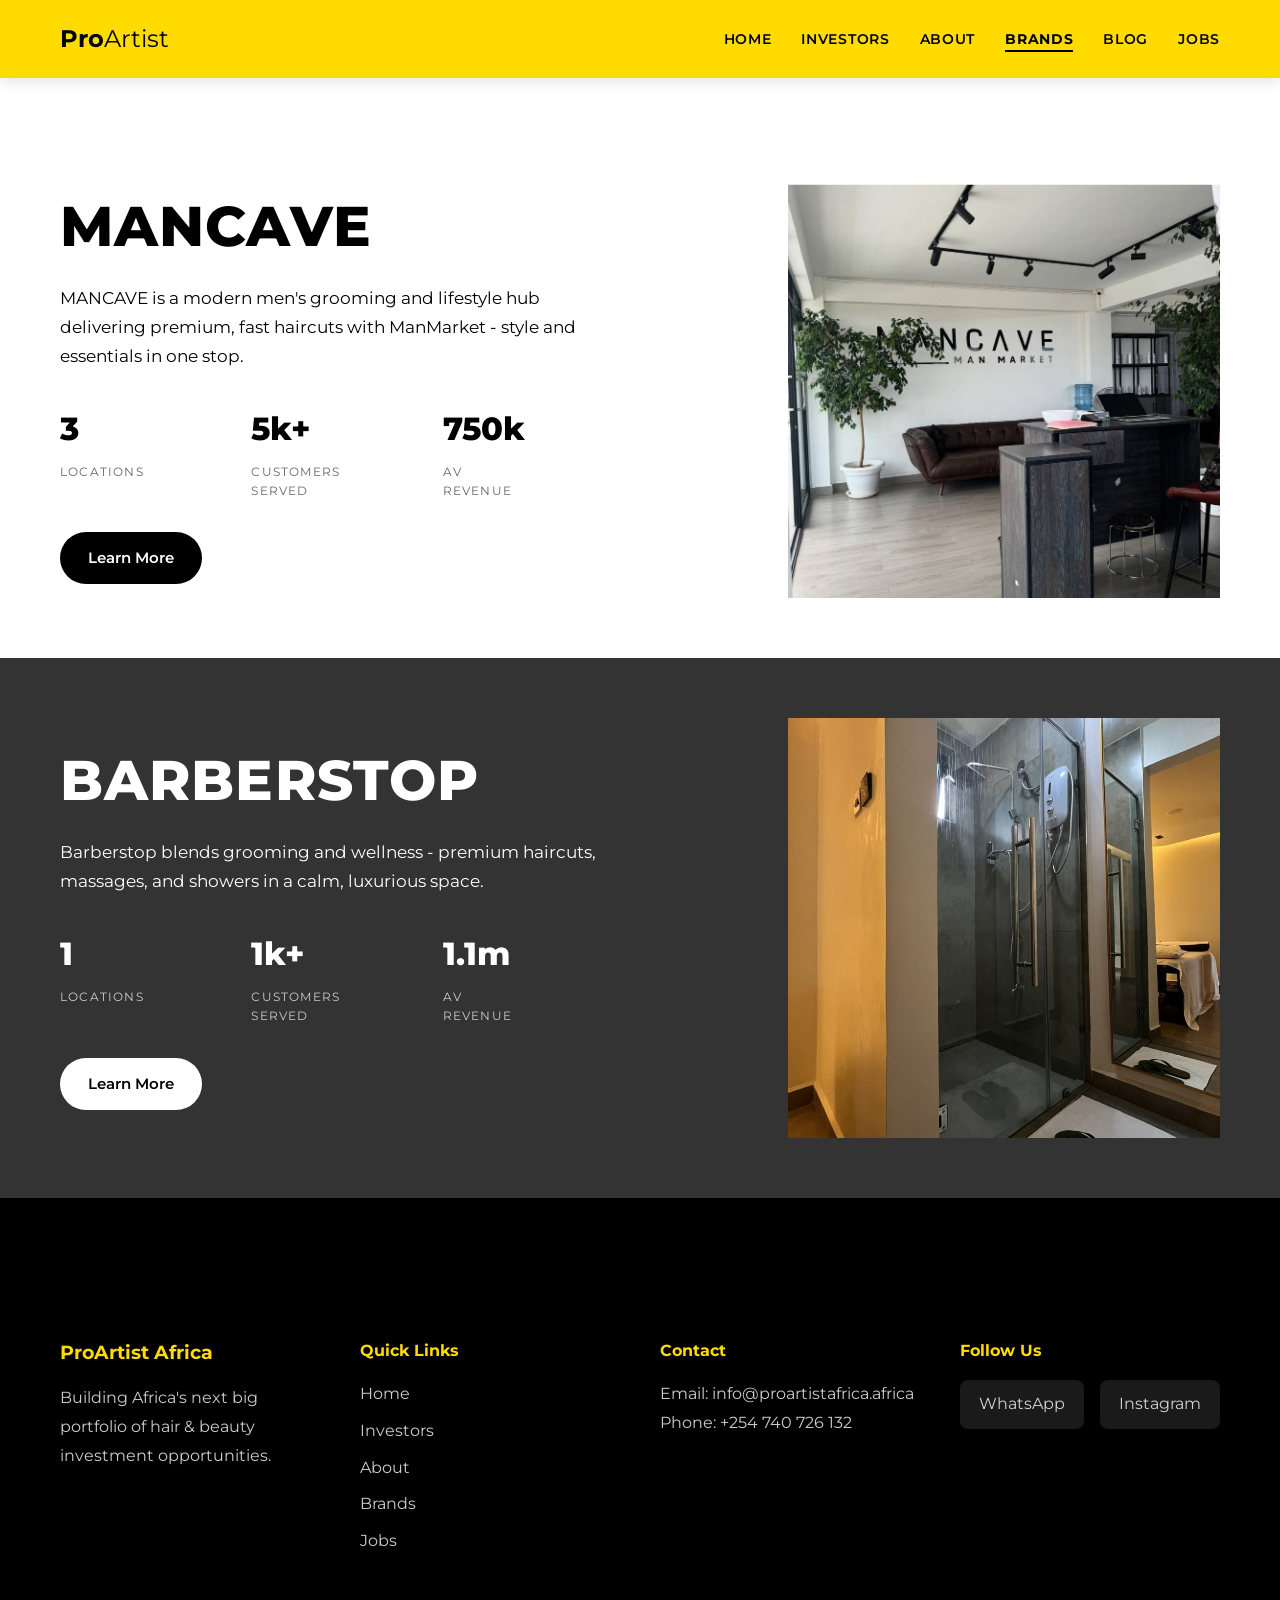
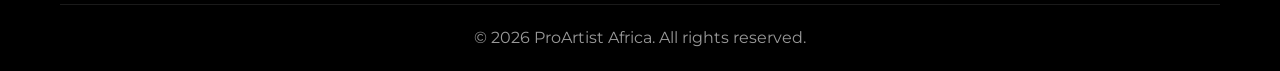
<file: wordpress-theme/preview-brands.html>
<!DOCTYPE html>
<html lang="en">
<head>
    <meta charset="UTF-8">
    <meta name="viewport" content="width=device-width, initial-scale=1.0, viewport-fit=cover">
    <title>ProArtist Africa - Brands</title>
    <link href="https://fonts.googleapis.com/css2?family=Montserrat:wght@400;500;600;700;800&display=swap" rel="stylesheet">
    <link rel="stylesheet" href="proartist-theme/assets/css/main.css">
    <style>
        body { background: #ffffff; }
        
        /* BARBERSTOP carousel: zoom in to hide white line at top */
        .brands-barberstop-carousel .jobs-image-carousel-slide img {
            transform: scale(1.08);
        }
        
        @media (max-width: 900px) {
            .hero-section .container[style*="grid"] {
                grid-template-columns: 1fr !important;
            }
            
            .hero-section .container[style*="grid"] > div:first-child {
                order: 1;
            }
            
            .hero-section .container[style*="grid"] > div:last-child {
                order: 2;
            }
        }
    </style>
</head>
<body>
    <header class="site-header">
        <div class="container">
            <div class="site-branding">
                <a href="preview-home.html" class="logo-link"><strong>Pro</strong>Artist</a>
            </div>
            <nav class="main-navigation">
                <ul class="primary-menu">
                    <li><a href="preview-home.html">HOME</a></li>
                    <li><a href="preview-investors.html">INVESTORS</a></li>
                    <li><a href="preview-about.html">ABOUT</a></li>
                    <li><a href="preview-brands.html">BRANDS</a></li>
                    <li><a href="preview-blog.html">BLOG</a></li>
                    <li><a href="preview-jobs.html">JOBS</a></li>
                </ul>
            </nav>
            <button class="menu-toggle" aria-controls="primary-menu" aria-expanded="false">
                <span></span>
                <span></span>
                <span></span>
            </button>
        </div>
    </header>

    <main class="site-main">
        <!-- MANCAVE Section -->
        <section class="hero-section" style="padding: 60px 0; background: #ffffff;">
            <div class="container" style="display: grid; grid-template-columns: 1.2fr 0.8fr; gap: 80px; align-items: center; max-width: 1200px;">
                <div style="display: flex; flex-direction: column; justify-content: center; max-width: 550px;">
                    <h1 class="hero-title" style="text-align: left; margin-bottom: 24px; line-height: 1.2; font-weight: 800; color: #000000; font-size: clamp(36px, 6vw, 56px);">
                        MANCAVE
                    </h1>
                    <p class="hero-subtitle" style="text-align: left; margin-bottom: 32px; color: #000000;">
                        MANCAVE is a modern men's grooming and lifestyle hub delivering premium, fast haircuts with ManMarket - style and essentials in one stop.
                    </p>
                    
                    <div style="display: grid; grid-template-columns: repeat(3, 1fr); gap: 24px; margin-bottom: 32px;">
                        <div>
                            <div style="font-size: 32px; font-weight: 800; color: #000000; margin-bottom: 8px;">3</div>
                            <div style="font-size: 12px; text-transform: uppercase; letter-spacing: 0.1em; color: #666;">LOCATIONS</div>
                        </div>
                        <div>
                            <div style="font-size: 32px; font-weight: 800; color: #000000; margin-bottom: 8px;">5k+</div>
                            <div style="font-size: 12px; text-transform: uppercase; letter-spacing: 0.1em; color: #666;">CUSTOMERS<br>SERVED</div>
                        </div>
                        <div>
                            <div style="font-size: 32px; font-weight: 800; color: #000000; margin-bottom: 8px;">750k</div>
                            <div style="font-size: 12px; text-transform: uppercase; letter-spacing: 0.1em; color: #666;">AV<br>REVENUE</div>
                        </div>
                    </div>
                    
                    <a href="preview-investors.html" class="btn" style="background: #000000; color: #ffffff; border: none; width: fit-content;">Learn More</a>
                </div>
                <div class="jobs-image-carousel" style="display: flex; align-items: center; justify-content: flex-end; width: 100%; max-width: 100%; overflow: hidden;">
                    <div class="jobs-image-carousel-track">
                        <div class="jobs-image-carousel-slide"><img src="proartist-theme/assets/images/mancave-image.jpg" alt="MANCAVE interior" /></div>
                        <div class="jobs-image-carousel-slide"><img src="proartist-theme/assets/images/nsk1.jpeg" alt="MANCAVE grooming hub" /></div>
                        <div class="jobs-image-carousel-slide"><img src="proartist-theme/assets/images/nsk2.jpeg" alt="MANCAVE grooming hub" /></div>
                    </div>
                </div>
            </div>
        </section>

        <!-- BARBERSTOP Section -->
        <section class="hero-section" style="padding: 60px 0; background: #333333;">
            <div class="container" style="display: grid; grid-template-columns: 1.2fr 0.8fr; gap: 80px; align-items: center; max-width: 1200px;">
                <div style="display: flex; flex-direction: column; justify-content: center; max-width: 550px;">
                    <h1 class="hero-title" style="text-align: left; margin-bottom: 24px; line-height: 1.2; font-weight: 800; color: #ffffff; font-size: clamp(36px, 6vw, 56px);">
                        BARBERSTOP
                    </h1>
                    <p class="hero-subtitle" style="text-align: left; margin-bottom: 32px; color: #ffffff;">
                        Barberstop blends grooming and wellness - premium haircuts, massages, and showers in a calm, luxurious space.
                    </p>
                    
                    <div style="display: grid; grid-template-columns: repeat(3, 1fr); gap: 24px; margin-bottom: 32px;">
                        <div>
                            <div style="font-size: 32px; font-weight: 800; color: #ffffff; margin-bottom: 8px;">1</div>
                            <div style="font-size: 12px; text-transform: uppercase; letter-spacing: 0.1em; color: #cccccc;">LOCATIONS</div>
                        </div>
                        <div>
                            <div style="font-size: 32px; font-weight: 800; color: #ffffff; margin-bottom: 8px;">1k+</div>
                            <div style="font-size: 12px; text-transform: uppercase; letter-spacing: 0.1em; color: #cccccc;">CUSTOMERS<br>SERVED</div>
                        </div>
                        <div>
                            <div style="font-size: 32px; font-weight: 800; color: #ffffff; margin-bottom: 8px;">1.1m</div>
                            <div style="font-size: 12px; text-transform: uppercase; letter-spacing: 0.1em; color: #cccccc;">AV<br>REVENUE</div>
                        </div>
                    </div>
                    
                    <a href="preview-investors.html" class="btn" style="background: #ffffff; color: #000000; border: none; width: fit-content;">Learn More</a>
                </div>
                <div class="jobs-image-carousel brands-barberstop-carousel" style="display: flex; align-items: center; justify-content: flex-end; width: 100%; max-width: 100%; overflow: hidden;">
                    <div class="jobs-image-carousel-track">
                        <div class="jobs-image-carousel-slide"><img src="proartist-theme/assets/images/barberstop-image.jpg" alt="BARBERSTOP spa bathroom" /></div>
                        <div class="jobs-image-carousel-slide"><img src="proartist-theme/assets/images/barberstop1.jpeg" alt="BARBERSTOP premium grooming" /></div>
                        <div class="jobs-image-carousel-slide"><img src="proartist-theme/assets/images/mission-image.jpg" alt="ProArtist barbershop interior" /></div>
                    </div>
                </div>
            </div>
        </section>
    </main>

    <footer class="site-footer">
        <div class="container">
            <div class="footer-content">
                <div class="footer-section">
                    <h3>ProArtist Africa</h3>
                    <p>Building Africa's next big portfolio of hair & beauty investment opportunities.</p>
                </div>
                <div class="footer-section">
                    <h4>Quick Links</h4>
                    <ul class="footer-menu">
                        <li><a href="preview-home.html">Home</a></li>
                        <li><a href="preview-investors.html">Investors</a></li>
                        <li><a href="preview-about.html">About</a></li>
                        <li><a href="#">Brands</a></li>
                        <li><a href="preview-jobs.html">Jobs</a></li>
                    </ul>
                </div>
                <div class="footer-section">
                    <h4>Contact</h4>
                    <p>Email: <a href="mailto:info@proartistafrica.africa">info@proartistafrica.africa</a></p>
                    <p>Phone: <a href="tel:+254740726132">+254 740 726 132</a></p>
                </div>
                <div class="footer-section">
                    <h4>Follow Us</h4>
                    <div class="social-links">
                        <a href="https://wa.me/254740726132" target="_blank" rel="noopener noreferrer">WhatsApp</a>
                        <a href="https://instagram.com/proartistafrica" target="_blank" rel="noopener noreferrer">Instagram</a>
                    </div>
                </div>
            </div>
            <div class="footer-bottom">
                <p>&copy; <span id="year"></span> ProArtist Africa. All rights reserved.</p>
            </div>
        </div>
    </footer>
    <script src="proartist-theme/assets/js/main.js"></script>
    <script>
        const y = document.getElementById('year');
        if (y) {
            y.textContent = new Date().getFullYear();
        }
    </script>
</body>
</html>
</file>
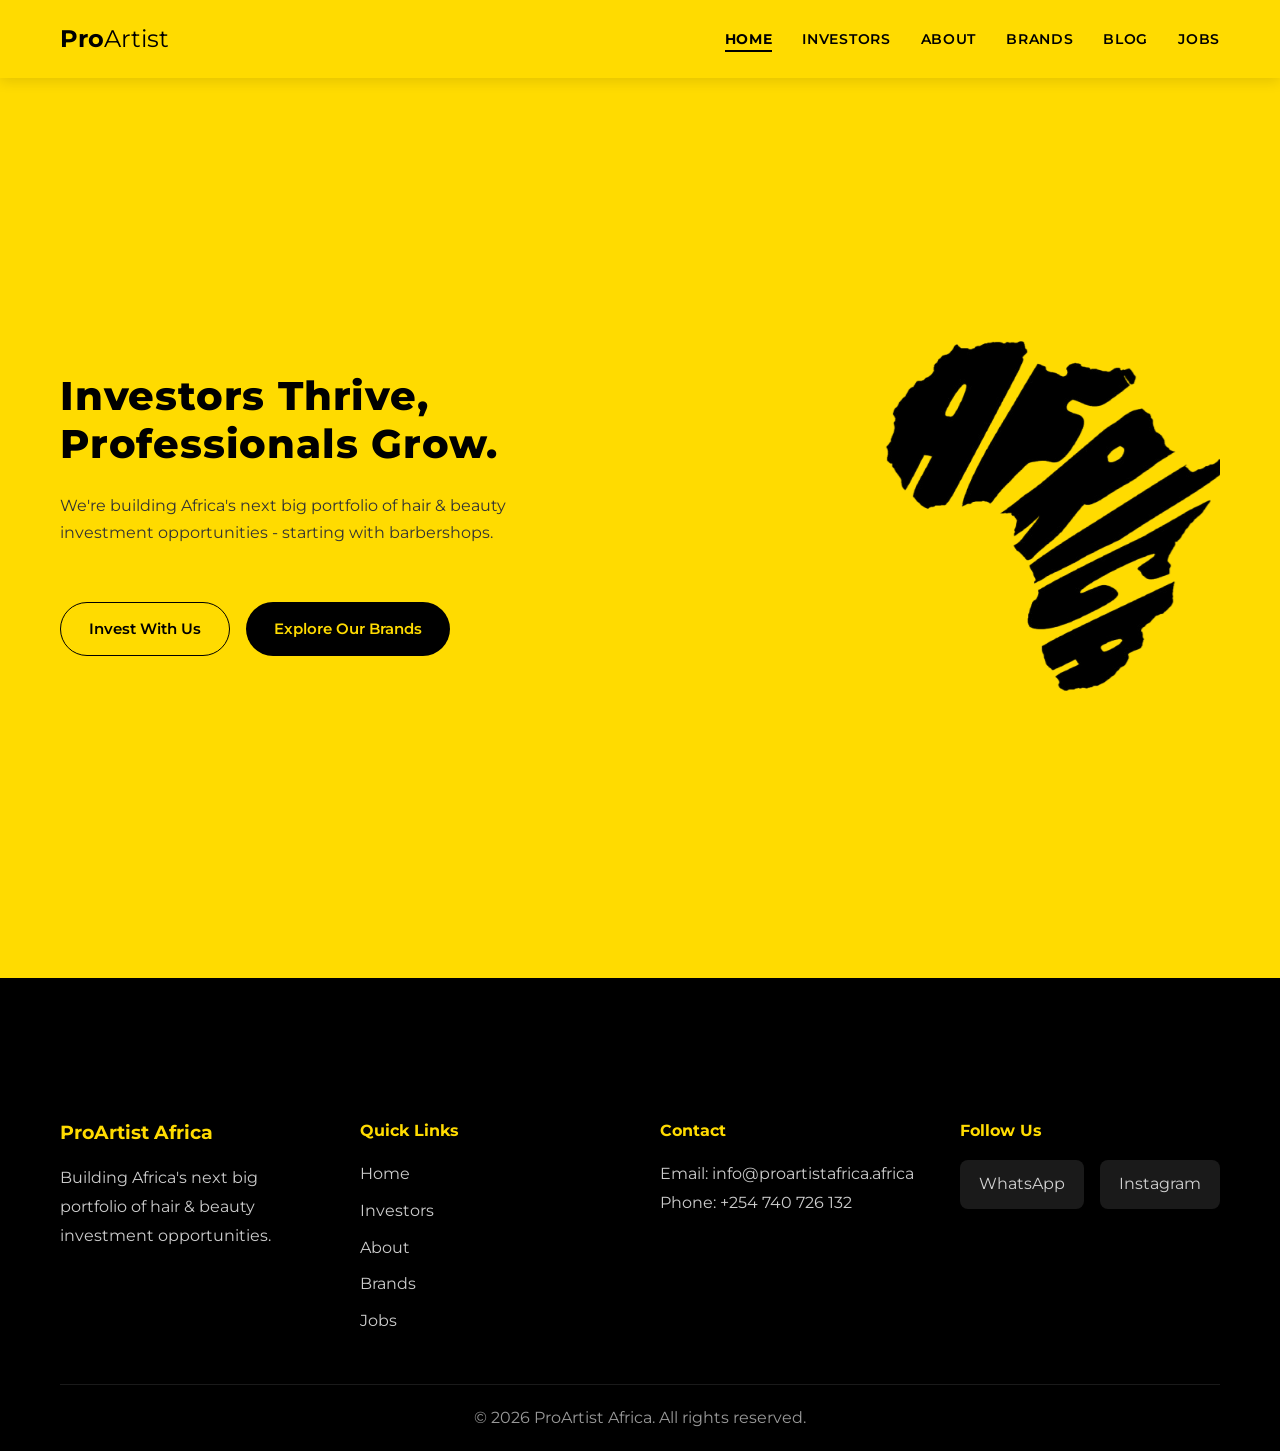
<file: wordpress-theme/preview-home.html>
<!DOCTYPE html>
<html lang="en" class="home-slides-root">
<head>
    <meta charset="UTF-8">
    <meta name="viewport" content="width=device-width, initial-scale=1.0, viewport-fit=cover">
    <title>ProArtist Africa - Home</title>
    <link href="https://fonts.googleapis.com/css2?family=Montserrat:wght@400;500;600;700;800&display=swap" rel="stylesheet">
    <link rel="stylesheet" href="proartist-theme/assets/css/main.css">
    <style>
        body { background: #ffdb00; }
        
        @media (min-width: 769px) {
            .primary-menu {
                display: flex !important;
                list-style: none;
                gap: 30px;
                margin: 0;
                padding: 0;
            }
        }
        
        .primary-menu a {
            text-transform: uppercase;
            font-weight: 600;
            font-size: 14px;
            letter-spacing: 0.05em;
        }
        
        .hero-title {
            font-size: clamp(36px, 6vw, 56px) !important;
        }
        
        .hero-subtitle {
            font-size: 17px !important;
        }
        
        .section-title {
            font-size: clamp(28px, 4vw, 40px) !important;
        }
        
        .section-content {
            font-size: 16px !important;
        }
        
        .brand-title {
            font-size: 28px !important;
        }
        
        /* Home slides: same title and body size for both slides */
        .home-slides .hero-title,
        .home-slides .section-title {
            font-size: clamp(28px, 4vw, 40px) !important;
        }
        .home-slides .hero-subtitle,
        .home-slides .section-content {
            font-size: 16px !important;
        }
        /* Reduce gap between header and home content */
        .home-slides .home-slide.hero-section {
            padding-top: 32px !important;
            padding-bottom: 60px !important;
        }
        
        @media (max-width: 768px) {
            .home-slides .home-slide.hero-section {
                padding-top: 12px !important;
            }
            .home-slides .home-carousel .home-slide .container {
                padding-top: 32px;
            }
        }
        
        @media (max-width: 900px) {
            .hero-section .container {
                grid-template-columns: 1fr !important;
            }
            
            .hero-section .container > div:first-child {
                order: 1;
            }
            
            .hero-section .container > div:last-child {
                order: 2;
            }
        }
    </style>
</head>
<body>
    <header class="site-header">
        <div class="container">
            <div class="site-branding">
                <a href="#" class="logo-link"><strong>Pro</strong>Artist</a>
            </div>
            <nav class="main-navigation">
                <ul class="primary-menu">
                    <li><a href="preview-home.html">HOME</a></li>
                    <li><a href="preview-investors.html">INVESTORS</a></li>
                    <li><a href="preview-about.html">ABOUT</a></li>
                    <li><a href="preview-brands.html">BRANDS</a></li>
                    <li><a href="preview-blog.html">BLOG</a></li>
                    <li><a href="preview-jobs.html">JOBS</a></li>
                </ul>
            </nav>
            <button class="menu-toggle" aria-controls="primary-menu" aria-expanded="false">
                <span></span>
                <span></span>
                <span></span>
            </button>
        </div>
    </header>

    <main class="site-main home-slides">
        <div class="home-carousel">
            <div class="home-carousel-track">
                <!-- Slide 1: Investors Thrive, Professionals Grow -->
                <section class="home-slide hero-section" style="padding: 60px 0;">
            <div class="container" style="display: grid; grid-template-columns: 1fr 1fr; gap: 80px; align-items: center; max-width: 1200px;">
                <div style="display: flex; flex-direction: column; justify-content: center; max-width: 550px;">
                    <h1 class="hero-title" style="text-align: left; margin-bottom: 24px; line-height: 1.2; font-weight: 800; font-size: clamp(28px, 4vw, 40px);">
                        Investors Thrive, <span>Professionals Grow.</span>
                    </h1>
                    <p class="hero-subtitle" style="text-align: left; margin-bottom: 32px; color: #333;">
                        We're building Africa's next big portfolio of hair & beauty investment opportunities - starting with barbershops.
                    </p>
                    <div style="display: flex; gap: 16px; flex-wrap: wrap; margin-top: 24px;">
                        <a href="preview-investors.html" class="btn" style="background: var(--color-primary); color: var(--color-black); border: 1px solid var(--color-black);">Invest With Us</a>
                        <a href="preview-brands.html" class="btn" style="background: var(--color-black); color: var(--color-primary); border: none;">Explore Our Brands</a>
                    </div>
                </div>
                <div style="display: flex; align-items: center; justify-content: flex-end;">
                    <img src="proartist-theme/assets/images/pdf_page0_img0.png" alt="Africa silhouette graphic for ProArtist Africa" style="max-width: 100%; height: auto; display: block;" />
                </div>
            </div>
        </section>

        <!-- Slide 2: 360 Degree Support System -->
        <section class="home-slide hero-section" style="padding: 60px 0; background: #ffdb00;">
            <div class="container" style="display: grid; grid-template-columns: 1fr 1fr; gap: 80px; align-items: center; max-width: 1200px;">
                <div style="display: flex; flex-direction: column; justify-content: center; max-width: 550px;">
                    <h2 class="section-title" style="text-align: left; font-size: clamp(28px, 4vw, 40px); margin-bottom: 16px; color: #000000;">360 Degree Support System</h2>
                    <p class="section-content" style="text-align: left; margin-bottom: 32px; color: #000000;">
                        We handle everything - recruitment, training, operations, customer experience and growth.
                        This allows each location to thrive with clarity and consistency.
                    </p>
                    <div style="display: flex; gap: 16px; flex-wrap: wrap; margin-top: 24px;">
                        <a href="preview-investors.html" class="btn" style="background: var(--color-primary); color: var(--color-black); border: 1px solid var(--color-black);">Invest With Us</a>
                        <a href="preview-brands.html" class="btn" style="background: var(--color-black); color: var(--color-primary); border: none;">Explore Our Brands</a>
                    </div>
                </div>
                <div style="display: flex; align-items: center; justify-content: flex-end;">
                    <img src="proartist-theme/assets/images/pdf_page0_img0.png" alt="Africa silhouette graphic for ProArtist Africa" style="max-width: 100%; height: auto; display: block;" />
                </div>
            </div>
        </section>
            </div>
        </div>
    </main>

    <footer class="site-footer">
        <div class="container">
            <div class="footer-content">
                <div class="footer-section">
                    <h3>ProArtist Africa</h3>
                    <p>Building Africa's next big portfolio of hair & beauty investment opportunities.</p>
                </div>
                <div class="footer-section">
                    <h4>Quick Links</h4>
                    <ul class="footer-menu">
                        <li><a href="preview-home.html">Home</a></li>
                        <li><a href="preview-investors.html">Investors</a></li>
                        <li><a href="preview-about.html">About</a></li>
                        <li><a href="#">Brands</a></li>
                        <li><a href="#">Jobs</a></li>
                    </ul>
                </div>
                <div class="footer-section">
                    <h4>Contact</h4>
                    <p>Email: <a href="mailto:info@proartistafrica.africa">info@proartistafrica.africa</a></p>
                    <p>Phone: <a href="tel:+254740726132">+254 740 726 132</a></p>
                </div>
                <div class="footer-section">
                    <h4>Follow Us</h4>
                    <div class="social-links">
                        <a href="https://wa.me/254740726132" target="_blank" rel="noopener noreferrer">WhatsApp</a>
                        <a href="https://instagram.com/proartistafrica" target="_blank" rel="noopener noreferrer">Instagram</a>
                    </div>
                </div>
            </div>
            <div class="footer-bottom">
                <p>&copy; <span id="year"></span> ProArtist Africa. All rights reserved.</p>
            </div>
        </div>
    </footer>
    <script src="proartist-theme/assets/js/main.js"></script>
    <script>
        const y = document.getElementById('year');
        if (y) {
            y.textContent = new Date().getFullYear();
        }
    </script>
</body>
</html>
</file>
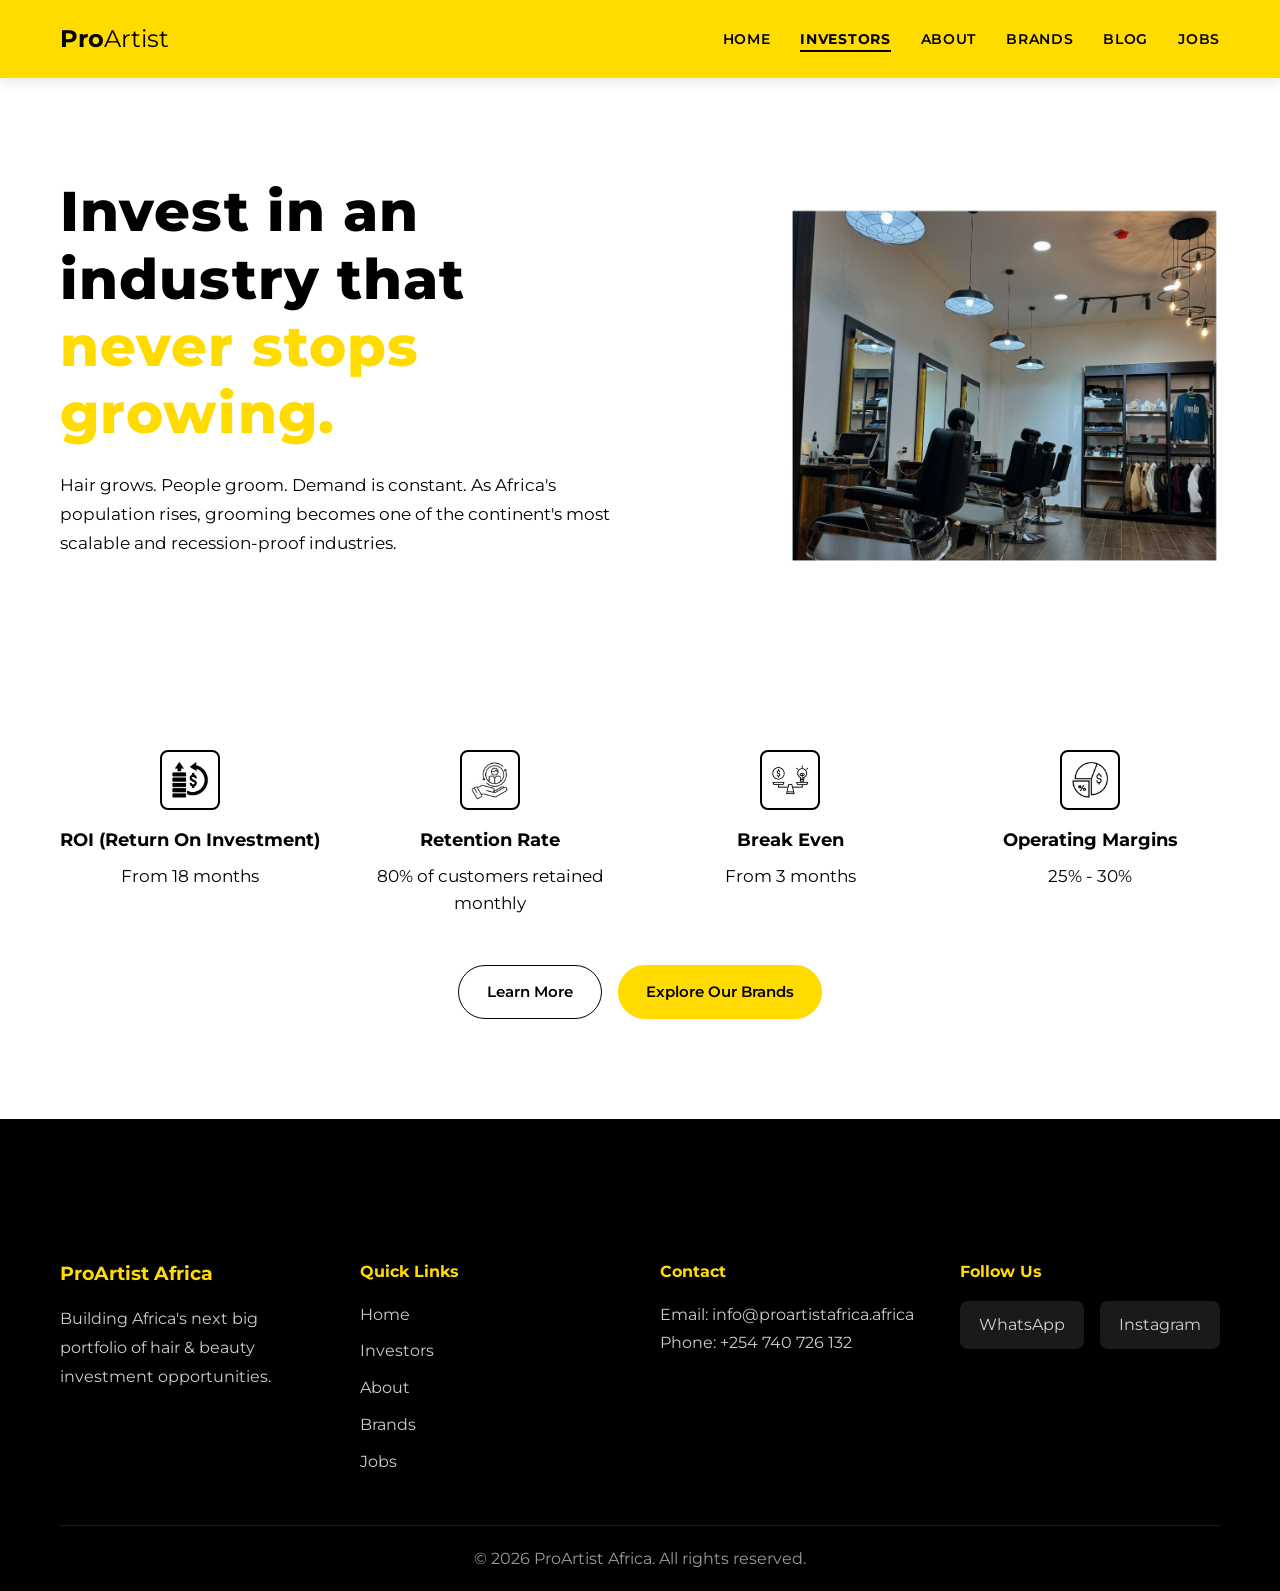
<file: wordpress-theme/preview-investors.html>
﻿<!DOCTYPE html>
<html lang="en">
<head>
    <meta charset="UTF-8">
    <meta name="viewport" content="width=device-width, initial-scale=1.0, viewport-fit=cover">
    <title>ProArtist Africa - Investors</title>
    <link href="https://fonts.googleapis.com/css2?family=Montserrat:wght@400;500;600;700;800&display=swap" rel="stylesheet">
    <link rel="stylesheet" href="proartist-theme/assets/css/main.css">
    <style>
        body { background: #ffffff; }
        
        @media (max-width: 900px) {
            .hero-section .container[style*="grid"] {
                grid-template-columns: 1fr !important;
            }
            
            .hero-section .container[style*="grid"] > div:first-child {
                order: 1;
            }
            
            .hero-section .container[style*="grid"] > div:last-child {
                order: 2;
            }
        }
        
        @media (max-width: 768px) {
            .stats-grid {
                grid-template-columns: repeat(2, 1fr) !important;
                gap: 24px !important;
            }
        }
        
        @media (max-width: 480px) {
            .stats-grid {
                grid-template-columns: 1fr !important;
            }
        }
    </style>
</head>
<body>
    <header class="site-header">
        <div class="container">
            <div class="site-branding">
                <a href="preview-home.html" class="logo-link"><strong>Pro</strong>Artist</a>
            </div>
            <nav class="main-navigation">
                <ul class="primary-menu">
                    <li><a href="preview-home.html">HOME</a></li>
                    <li><a href="preview-investors.html">INVESTORS</a></li>
                    <li><a href="preview-about.html">ABOUT</a></li>
                    <li><a href="preview-brands.html">BRANDS</a></li>
                    <li><a href="preview-blog.html">BLOG</a></li>
                    <li><a href="preview-jobs.html">JOBS</a></li>
                </ul>
            </nav>
            <button class="menu-toggle" aria-controls="primary-menu" aria-expanded="false">
                <span></span>
                <span></span>
                <span></span>
            </button>
        </div>
    </header>

    <main class="site-main">
        <section class="hero-section" style="padding: 60px 0; background: #ffffff;">
            <div class="container" style="display: grid; grid-template-columns: 1.2fr 0.8fr; gap: 80px; align-items: center; max-width: 1200px;">
                <div style="display: flex; flex-direction: column; justify-content: center; max-width: 550px;">
                    <h1 class="hero-title" style="text-align: left; margin-bottom: 24px; line-height: 1.2; font-weight: 800; color: #000000; font-size: clamp(36px, 6vw, 56px);">
                        Invest in an industry that <span style="color: #ffdb00;">never stops</span> <span style="color: #ffdb00;">growing.</span>
                    </h1>
                    <p class="hero-subtitle" style="text-align: left; margin-bottom: 32px; color: #000000;">
                        Hair grows. People groom. Demand is constant. As Africa's population rises, grooming becomes one of the continent's most scalable and recession-proof industries.
                    </p>
                </div>
                <div style="display: flex; align-items: center; justify-content: flex-end;">
                    <img src="proartist-theme/assets/images/investors-image.jpg" alt="Barbershop interior" style="max-width: 100%; height: auto; display: block;" />
                </div>
            </div>
        </section>

        <!-- Stats Section -->
        <section style="padding: 60px 0; background: #ffffff;">
            <div class="container" style="max-width: 1200px;">
                <div class="stats-grid" style="display: grid; grid-template-columns: repeat(4, 1fr); gap: 40px; margin-bottom: 48px;">
                    <div style="text-align: center;">
                        <div style="width: 60px; height: 60px; margin: 0 auto 16px; border: 2px solid #000000; border-radius: 8px; display: flex; align-items: center; justify-content: center; padding: 8px;">
                            <img src="proartist-theme/assets/images/roi-icon.jpg" alt="ROI icon" style="max-width: 100%; max-height: 100%; object-fit: contain;" />
                        </div>
                        <h3 style="font-size: 18px; font-weight: 700; margin-bottom: 8px; color: #000000;">ROI (Return On Investment)</h3>
                        <p style="font-size: 16px; line-height: 1.6; color: #000000; margin: 0;">From 18 months</p>
                    </div>
                    <div style="text-align: center;">
                        <div style="width: 60px; height: 60px; margin: 0 auto 16px; border: 2px solid #000000; border-radius: 8px; display: flex; align-items: center; justify-content: center; padding: 8px;">
                            <img src="proartist-theme/assets/images/retention-icon.jpg" alt="Retention Rate icon" style="max-width: 100%; max-height: 100%; object-fit: contain;" />
                        </div>
                        <h3 style="font-size: 18px; font-weight: 700; margin-bottom: 8px; color: #000000;">Retention Rate</h3>
                        <p style="font-size: 16px; line-height: 1.6; color: #000000; margin: 0;">80% of customers retained monthly</p>
                    </div>
                    <div style="text-align: center;">
                        <div style="width: 60px; height: 60px; margin: 0 auto 16px; border: 2px solid #000000; border-radius: 8px; display: flex; align-items: center; justify-content: center; padding: 8px;">
                            <img src="proartist-theme/assets/images/break-even-icon.jpg" alt="Break Even icon" style="max-width: 100%; max-height: 100%; object-fit: contain;" />
                        </div>
                        <h3 style="font-size: 18px; font-weight: 700; margin-bottom: 8px; color: #000000;">Break Even</h3>
                        <p style="font-size: 16px; line-height: 1.6; color: #000000; margin: 0;">From 3 months</p>
                    </div>
                    <div style="text-align: center;">
                        <div style="width: 60px; height: 60px; margin: 0 auto 16px; border: 2px solid #000000; border-radius: 8px; display: flex; align-items: center; justify-content: center; padding: 8px;">
                            <img src="proartist-theme/assets/images/operating-margins-icon.jpg" alt="Operating Margins icon" style="max-width: 100%; max-height: 100%; object-fit: contain;" />
                        </div>
                        <h3 style="font-size: 18px; font-weight: 700; margin-bottom: 8px; color: #000000;">Operating Margins</h3>
                        <p style="font-size: 16px; line-height: 1.6; color: #000000; margin: 0;">25% - 30%</p>
                    </div>
                </div>
                
                <div style="display: flex; gap: 16px; justify-content: center; flex-wrap: wrap;">
                    <a href="https://drive.google.com/file/d/1VtcHmRdm67tygGzq6UQLCJJqZIZOSZmQ/view?fbclid=PAT01DUAQzf1dleHRuA2FlbQIxMABzcnRjBmFwcF9pZA81NjcwNjczNDMzNTI0MjcAAaeGrb9jBT4twX1dVx4MTVnfEXA8zYNUIuZRf89Te6OMMVm5p9ac9KZYqVEvxw_aem_maV2JSn3JvAlNiCUVLJQbQ" class="btn" style="background: #ffffff; color: #000000; border: 1px solid #000000;" target="_blank" rel="noopener noreferrer">Learn More</a>
                    <a href="preview-brands.html" class="btn" style="background: #ffdb00; color: #000000; border: none;">Explore Our Brands</a>
                </div>
            </div>
        </section>
    </main>

    <footer class="site-footer">
        <div class="container">
            <div class="footer-content">
                <div class="footer-section">
                    <h3>ProArtist Africa</h3>
                    <p>Building Africa's next big portfolio of hair & beauty investment opportunities.</p>
                </div>
                <div class="footer-section">
                    <h4>Quick Links</h4>
                    <ul class="footer-menu">
                        <li><a href="preview-home.html">Home</a></li>
                        <li><a href="preview-investors.html">Investors</a></li>
                        <li><a href="preview-about.html">About</a></li>
                        <li><a href="preview-brands.html">Brands</a></li>
                        <li><a href="preview-jobs.html">Jobs</a></li>
                    </ul>
                </div>
                <div class="footer-section">
                    <h4>Contact</h4>
                    <p>Email: <a href="mailto:info@proartistafrica.africa">info@proartistafrica.africa</a></p>
                    <p>Phone: <a href="tel:+254740726132">+254 740 726 132</a></p>
                </div>
                <div class="footer-section">
                    <h4>Follow Us</h4>
                    <div class="social-links">
                        <a href="https://wa.me/254740726132" target="_blank" rel="noopener noreferrer">WhatsApp</a>
                        <a href="https://instagram.com/proartistafrica" target="_blank" rel="noopener noreferrer">Instagram</a>
                    </div>
                </div>
            </div>
            <div class="footer-bottom">
                <p>&copy; <span id="year"></span> ProArtist Africa. All rights reserved.</p>
            </div>
        </div>
    </footer>
    <script src="proartist-theme/assets/js/main.js"></script>
    <script>
        const y = document.getElementById('year');
        if (y) {
            y.textContent = new Date().getFullYear();
        }
    </script>
</body>
</html>
</file>
<file: wordpress-theme/proartist-theme/assets/css/main.css>
/**
 * ProArtist Africa - Main Stylesheet
 * 
 * @package ProArtist
 */

:root {
    --color-primary: #ffdb00;
    --color-black: #000000;
    --color-text: #000000;
    --color-text-muted: #333333;
    --color-white: #ffffff;
    --font-primary: "Montserrat", system-ui, -apple-system, sans-serif;
    --transition: 300ms cubic-bezier(0.4, 0, 0.2, 1);
    --shadow-soft: 0 4px 12px rgba(0, 0, 0, 0.1);
    --shadow-medium: 0 8px 24px rgba(0, 0, 0, 0.12);
}

* {
    box-sizing: border-box;
    margin: 0;
    padding: 0;
}

img {
    border: none;
    display: block;
}

html {
    scroll-behavior: smooth;
    -webkit-text-size-adjust: 100%;
    -moz-text-size-adjust: 100%;
    text-size-adjust: 100%;
}

body {
    font-family: var(--font-primary);
    color: var(--color-text);
    line-height: 1.6;
    background: var(--color-primary);
    padding-left: env(safe-area-inset-left, 0px);
    padding-right: env(safe-area-inset-right, 0px);
}

.container {
    max-width: 1200px;
    margin: 0 auto;
    padding: 0 20px;
}

/* Header */
.site-header {
    background: var(--color-primary);
    padding: 20px 0;
    padding-top: calc(20px + env(safe-area-inset-top, 0px));
    position: sticky;
    top: 0;
    z-index: 100;
    box-shadow: var(--shadow-soft);
}


.site-header .container {
    display: flex;
    justify-content: space-between;
    align-items: center;
    position: relative;
}

.logo-link {
    font-size: 24px;
    font-weight: 400;
    color: var(--color-black);
    text-decoration: none;
    transition: transform var(--transition);
}

.logo-link:hover {
    transform: scale(1.05);
}

.logo-link strong {
    font-weight: 700;
}

.primary-menu {
    display: flex;
    list-style: none;
    gap: 30px;
}

.primary-menu a {
    color: var(--color-text);
    text-decoration: none;
    font-weight: 600;
    font-size: 14px;
    letter-spacing: 0.05em;
    text-transform: uppercase;
    transition: color var(--transition);
}

.primary-menu a:hover {
    color: var(--color-text-muted);
}

.menu-toggle {
    display: none;
    background: none;
    border: none;
    cursor: pointer;
    flex-direction: column;
    gap: 5px;
    min-height: 44px;
    min-width: 44px;
    align-items: center;
    justify-content: center;
    padding: 10px;
}

.menu-toggle span {
    display: block;
    width: 25px;
    height: 3px;
    background: var(--color-black);
    transition: transform 0.3s ease, opacity 0.3s ease;
}

.menu-toggle.active span:nth-child(1) {
    transform: translateY(6px) rotate(45deg);
}

.menu-toggle.active span:nth-child(2) {
    opacity: 0;
}

.menu-toggle.active span:nth-child(3) {
    transform: translateY(-6px) rotate(-45deg);
}

/* Main Content */
.site-main {
    min-height: 60vh;
    padding: 40px 0;
}

/* Jobs page: remove top gap so no white line below header */
.site-main:has(.jobs-professional-artists) {
    padding-top: 0;
}

/* Brands page: remove bottom gap so no white line above footer */
.site-main:has(.brands-barberstop-carousel) {
    padding-bottom: 0;
}

/* Home page - horizontal carousel with 3D + fade (Shopify-style) */
.home-carousel {
    position: relative;
    width: 100%;
    height: 100vh;
    height: 100dvh;
    min-height: -webkit-fill-available;
    overflow: hidden;
    perspective: 1200px;
}

.home-carousel-track {
    display: flex;
    width: 100%;
    height: 100%;
    transition: transform 1.6s cubic-bezier(0.33, 1, 0.68, 1);
    will-change: transform;
    -webkit-overflow-scrolling: touch;
}

.home-carousel .home-slide {
    flex: 0 0 100%;
    width: 100%;
    min-height: 100vh;
    min-height: 100dvh;
    min-height: -webkit-fill-available;
    display: flex;
    align-items: center;
    transform: scale(0.96);
    opacity: 0.78;
    filter: blur(2px);
    backface-visibility: hidden;
    transition: transform 1.4s cubic-bezier(0.33, 1, 0.68, 1),
                opacity 1.3s cubic-bezier(0.33, 1, 0.68, 1),
                filter 1.1s ease;
}

.home-carousel .home-slide.active {
    transform: scale(1);
    opacity: 1;
    filter: blur(0);
}

/* Staggered block fade: headline → paragraph → buttons */
.home-carousel .home-slide .container > div:first-child > * {
    opacity: 0;
    transform: translateY(16px);
    transition: opacity 0.65s cubic-bezier(0.33, 1, 0.68, 1),
                transform 0.65s cubic-bezier(0.33, 1, 0.68, 1);
}
.home-carousel .home-slide.active .container > div:first-child > :nth-child(1) {
    opacity: 1;
    transform: translateY(0);
    transition-delay: 0s;
}
.home-carousel .home-slide.active .container > div:first-child > :nth-child(2) {
    opacity: 1;
    transform: translateY(0);
    transition-delay: 0.2s;
}
.home-carousel .home-slide.active .container > div:first-child > :nth-child(3) {
    opacity: 1;
    transform: translateY(0);
    transition-delay: 0.4s;
}

/* Ken Burns: image zooms while slide is active */
.home-carousel .home-slide .container > div:last-child {
    overflow: hidden;
    display: flex;
    align-items: center;
    justify-content: flex-end;
    width: 100%;
    aspect-ratio: 4/3;
}
.home-carousel .home-slide .container > div:last-child img {
    width: 100% !important;
    height: 100% !important;
    max-width: none !important;
    object-fit: contain;
    object-position: right center;
}
.home-carousel .home-slide.active .container img {
    animation: homeSlideKenBurns 9s ease-out forwards;
}

@keyframes homeSlideKenBurns {
    from { transform: scale(1); }
    to { transform: scale(1.03); }
}

/* Site-wide: staggered content reveal for hero-sections (consistent with home) */
.hero-section:not(.home-slide) .container > div:first-child > *,
.hero-section:not(.home-slide) .container > div:last-child {
    opacity: 0;
    transform: translateY(16px);
    transition: opacity 0.65s cubic-bezier(0.33, 1, 0.68, 1),
                transform 0.65s cubic-bezier(0.33, 1, 0.68, 1);
}
.hero-section:not(.home-slide).content-revealed .container > div:first-child > :nth-child(1),
.hero-section:not(.home-slide).content-revealed .container > div:first-child > :nth-child(2),
.hero-section:not(.home-slide).content-revealed .container > div:first-child > :nth-child(3),
.hero-section:not(.home-slide).content-revealed .container > div:first-child > :nth-child(4),
.hero-section:not(.home-slide).content-revealed .container > div:first-child > :nth-child(5),
.hero-section:not(.home-slide).content-revealed .container > div:first-child > :nth-child(6) {
    opacity: 1;
    transform: translateY(0);
}
.hero-section:not(.home-slide).content-revealed .container > div:first-child > :nth-child(1) { transition-delay: 0s; }
.hero-section:not(.home-slide).content-revealed .container > div:first-child > :nth-child(2) { transition-delay: 0.2s; }
.hero-section:not(.home-slide).content-revealed .container > div:first-child > :nth-child(3) { transition-delay: 0.4s; }
.hero-section:not(.home-slide).content-revealed .container > div:first-child > :nth-child(4) { transition-delay: 0.55s; }
.hero-section:not(.home-slide).content-revealed .container > div:first-child > :nth-child(5) { transition-delay: 0.7s; }
.hero-section:not(.home-slide).content-revealed .container > div:first-child > :nth-child(6) { transition-delay: 0.85s; }
.hero-section:not(.home-slide).content-revealed .container > div:last-child {
    opacity: 1;
    transform: translateY(0);
    transition-delay: 0.15s;
}

.site-main.home-slides {
    min-height: auto;
    padding: 0;
}

@media (prefers-reduced-motion: reduce) {
    .home-carousel-track {
        transition-duration: 0.2s;
    }
    .home-carousel .home-slide {
        transition-duration: 0.15s;
        transform: none;
        filter: none;
    }
    .home-carousel .home-slide.active {
        transform: none;
        filter: none;
    }
    .home-carousel .home-slide .container > div:first-child > * {
        opacity: 1;
        transform: none;
        transition: none;
    }
    .home-carousel .home-slide.active .container img {
        animation: none;
    }
    .hero-section:not(.home-slide) .container > div:first-child > *,
    .hero-section:not(.home-slide) .container > div:last-child {
        opacity: 1;
        transform: none;
        transition: none;
    }
}

/* Buttons */
.btn {
    display: inline-flex;
    align-items: center;
    justify-content: center;
    padding: 14px 28px;
    min-height: 44px;
    min-width: 44px;
    background: var(--color-black);
    color: var(--color-primary);
    text-decoration: none;
    border-radius: 50px;
    font-weight: 600;
    transition: all var(--transition);
    border: none;
    cursor: pointer;
    font-size: 15px;
}

.btn:hover {
    transform: translateY(-2px) scale(1.02);
    box-shadow: var(--shadow-medium);
    background: #1a1a1a;
}

.btn:active {
    transform: translateY(0) scale(0.98);
}

.btn-secondary {
    background: var(--color-white);
    color: var(--color-black);
    border: 1px solid rgba(0, 0, 0, 0.2);
}

.btn-secondary:hover {
    background: rgba(255, 255, 255, 0.95);
}

/* Hero Section */
.hero-section {
    text-align: center;
    padding: 80px 0;
}

.hero-section .container[style*="grid"] {
    text-align: left;
}

.hero-title {
    font-size: clamp(36px, 6vw, 56px) !important;
    font-weight: 800;
    line-height: 1.1;
    margin-bottom: 24px;
    letter-spacing: 0.02em;
}

.hero-subtitle {
    font-size: 17px !important;
    line-height: 1.7;
    color: var(--color-text-muted);
    max-width: 700px;
    margin: 0 auto 40px;
}

/* Stats text size - match site body text */
.stats-grid h3 {
    font-size: 18px !important;
}
.stats-grid p {
    font-size: 17px !important;
    line-height: 1.7;
}

.hero-section img {
    transition: transform var(--transition);
}

.hero-section img:hover {
    transform: scale(1.03);
}

/* Sections */
.section {
    padding: 60px 0;
}

.section-title {
    font-size: clamp(28px, 4vw, 40px);
    font-weight: 800;
    margin-bottom: 20px;
    text-align: center;
}

.section-content {
    max-width: 800px;
    margin: 0 auto;
    font-size: 16px;
    line-height: 1.7;
    color: var(--color-text-muted);
}

/* Stats Grid */
.stats-grid {
    display: grid;
    grid-template-columns: repeat(auto-fit, minmax(200px, 1fr));
    gap: 30px;
    margin: 40px 0;
}

.stat-card {
    background: var(--color-white);
    padding: 30px;
    border-radius: 16px;
    text-align: center;
    box-shadow: var(--shadow-soft);
}

.stat-value {
    font-size: 48px;
    font-weight: 800;
    color: var(--color-black);
    margin-bottom: 10px;
}

.stat-label {
    font-size: 14px;
    color: var(--color-text-muted);
    text-transform: uppercase;
    letter-spacing: 0.1em;
}

/* Brands Grid */
.brands-grid {
    display: grid;
    grid-template-columns: repeat(auto-fit, minmax(300px, 1fr));
    gap: 30px;
    margin: 40px 0;
}

.brand-card {
    background: var(--color-white);
    padding: 40px;
    border-radius: 20px;
    box-shadow: var(--shadow-medium);
    transition: transform var(--transition), box-shadow var(--transition);
}

.brand-card:hover {
    transform: translateY(-6px);
    box-shadow: 0 12px 32px rgba(0, 0, 0, 0.15);
}

.brand-title {
    font-size: 28px;
    font-weight: 700;
    margin-bottom: 16px;
}

.brand-description {
    color: var(--color-text-muted);
    margin-bottom: 24px;
    line-height: 1.7;
}

.brand-stats {
    display: grid;
    grid-template-columns: repeat(3, 1fr);
    gap: 20px;
    margin-top: 24px;
    padding-top: 24px;
    border-top: 1px solid rgba(0, 0, 0, 0.1);
}

.brand-stat {
    text-align: center;
}

.brand-stat-value {
    font-size: 28px;
    font-weight: 700;
    display: block;
}

.brand-stat-label {
    font-size: 12px;
    color: var(--color-text-muted);
    text-transform: uppercase;
    margin-top: 4px;
}

/* Forms */
.contact-form {
    max-width: 600px;
    margin: 0 auto;
    background: var(--color-white);
    padding: 40px;
    border-radius: 20px;
    box-shadow: var(--shadow-medium);
}

.form-group {
    margin-bottom: 24px;
}

.form-group label {
    display: block;
    margin-bottom: 8px;
    font-weight: 600;
    color: var(--color-text);
}

.form-group input,
.form-group textarea {
    width: 100%;
    padding: 14px;
    border: 1px solid rgba(0, 0, 0, 0.2);
    border-radius: 8px;
    font-family: var(--font-primary);
    font-size: 16px;
    transition: border-color var(--transition);
}

.form-group input:focus,
.form-group textarea:focus {
    outline: none;
    border-color: var(--color-black);
}

.form-group textarea {
    min-height: 120px;
    resize: vertical;
}

/* Footer */
.site-footer {
    scroll-snap-align: start;
    background: var(--color-black);
    color: var(--color-white);
    padding: 140px 0 20px;
}

.footer-content {
    display: grid;
    grid-template-columns: repeat(auto-fit, minmax(250px, 1fr));
    gap: 40px;
    margin-bottom: 40px;
}

.footer-section h3,
.footer-section h4 {
    margin-bottom: 16px;
    color: var(--color-primary);
}

.footer-section p,
.footer-section a {
    color: rgba(255, 255, 255, 0.8);
    text-decoration: none;
    line-height: 1.8;
}

.footer-section a:hover {
    color: var(--color-primary);
}

.footer-menu {
    list-style: none;
}

.footer-menu li {
    margin-bottom: 8px;
}

.social-links {
    display: flex;
    gap: 16px;
}

.social-links a {
    padding: 10px 20px;
    min-height: 44px;
    min-width: 44px;
    display: inline-flex;
    align-items: center;
    justify-content: center;
    background: rgba(255, 255, 255, 0.1);
    border-radius: 8px;
    transition: background var(--transition);
}

.social-links a:hover {
    background: rgba(255, 255, 255, 0.2);
}

.footer-bottom {
    text-align: center;
    padding-top: 20px;
    border-top: 1px solid rgba(255, 255, 255, 0.1);
    color: rgba(255, 255, 255, 0.6);
}

/* Responsive */
@media (max-width: 900px) {
    .hero-section .container[style*="grid"] {
        grid-template-columns: 1fr !important;
    }
    
    .hero-section .container[style*="grid"] > div:first-child {
        order: 1;
    }
    
    .hero-section .container[style*="grid"] > div:last-child {
        order: 2;
    }
}

@media (max-width: 768px) {
    .site-header {
        padding: 6px 0;
        padding-top: calc(6px + env(safe-area-inset-top, 0px));
    }

    .site-header .container {
        align-items: center;
        min-height: 0;
    }

    .site-header .logo-link {
        font-size: 18px;
        line-height: 1.15;
    }

    .home-carousel {
        z-index: 50;
    }

    .menu-toggle {
        display: flex;
        padding: 6px;
    }
    
    .primary-menu {
        position: absolute;
        top: 100%;
        left: 0;
        right: 0;
        background: var(--color-primary);
        flex-direction: column;
        padding: 0 20px;
        box-shadow: var(--shadow-medium);
        max-height: 0;
        overflow: hidden;
        opacity: 0;
        pointer-events: none;
        transition: max-height 0.35s ease-out, opacity 0.3s ease-out;
    }
    
    .primary-menu.active {
        max-height: 70vh;
        overflow-y: auto;
        opacity: 1;
        padding: 20px;
        pointer-events: auto;
    }
    
    .hero-section {
        padding: 56px 0;
    }
    
    .section {
        padding: 40px 0;
    }
    
    .stats-grid,
    .brands-grid,
    .blog-cards-grid {
        grid-template-columns: 1fr !important;
    }
    
    .footer-content {
        grid-template-columns: 1fr;
    }

    .site-footer {
        padding-top: 60px;
        padding-bottom: calc(20px + env(safe-area-inset-bottom, 0px));
        position: relative;
        z-index: 100;
    }

    .primary-menu a {
        min-height: 44px;
        min-width: 44px;
        display: inline-flex;
        align-items: center;
        justify-content: center;
    }

    .home-carousel .home-slide .container > div:last-child {
        justify-content: center;
    }

    .home-carousel .home-slide .container > div:last-child img {
        object-position: center center;
    }

    .home-carousel-track {
        touch-action: pan-y;
    }

    .home-carousel .home-slide {
        align-items: flex-start;
    }

    .home-carousel .home-slide .container {
        padding-top: 80px;
        padding-bottom: 40px;
    }

    .home-carousel {
        height: auto;
        min-height: auto;
        overflow: hidden;
    }

    .home-carousel .home-slide {
        min-height: auto;
    }

    .hero-title span {
        white-space: normal !important;
    }
}

@media (max-width: 600px) {
    .hero-section .container[style*="grid"] {
        gap: 32px !important;
    }

    .hero-section .hero-section-image-wrap,
    .jobs-image-carousel {
        min-height: 280px;
    }

    .hero-section {
        padding: 64px 0;
    }

    .section {
        padding: 32px 0;
    }
}

@media (max-width: 900px) and (min-width: 601px) {
    .blog-cards-grid {
        grid-template-columns: repeat(2, 1fr) !important;
    }
}

/* Hero sections (About, Investors): match Jobs text and image sizing */
.hero-section .hero-section-image-wrap {
    width: 100%;
    aspect-ratio: 4/3;
    min-height: 420px;
    overflow: hidden;
    display: flex;
    align-items: center;
    justify-content: flex-end;
}
.hero-section .hero-section-image-wrap img {
    width: 100%;
    height: 100%;
    object-fit: cover;
}

/* Jobs page: Professional Artists image carousel - horizontal slide */
.jobs-image-carousel {
    position: relative;
    width: 100%;
    overflow: hidden;
    aspect-ratio: 4/3;
    min-height: 420px;
}
.jobs-image-carousel-track {
    display: flex;
    width: 100%;
    height: 100%;
    transition: transform 1.1s cubic-bezier(0.33, 1, 0.68, 1);
    will-change: transform;
    -webkit-overflow-scrolling: touch;
}
.jobs-image-carousel-slide {
    flex: 0 0 100%;
    width: 100%;
    height: 100%;
    overflow: hidden;
}
.jobs-image-carousel-slide img {
    width: 100%;
    height: 100%;
    object-fit: cover;
    display: block;
}

/* BARBERSTOP carousel: zoom to hide white line + 3D effects to match other carousels */
.brands-barberstop-carousel {
    perspective: 1200px;
}
.brands-barberstop-carousel .jobs-image-carousel-track {
    transform-style: preserve-3d;
}
.brands-barberstop-carousel .jobs-image-carousel-slide {
    transform-style: preserve-3d;
    backface-visibility: hidden;
}
.brands-barberstop-carousel .jobs-image-carousel-slide img {
    transform: scale(1.08) translateZ(0);
    backface-visibility: hidden;
    transition: transform 0.4s cubic-bezier(0.33, 1, 0.68, 1);
}
.brands-barberstop-carousel .jobs-image-carousel-slide img:hover {
    transform: scale(1.12) translateZ(30px);
}

/* Professional Artists carousel: zoom only professional-artists-image.jpg to hide white line */
.jobs-image-carousel-slide.jobs-image-zoom img {
    transform: scale(1.08);
}

/* Current page indicator in nav: highlight Investors, Brands, About, Jobs, Blog */
.primary-menu .current-menu-item a {
    font-weight: 700;
    color: var(--color-black);
    border-bottom: 2px solid var(--color-black);
    padding-bottom: 2px;
}
</file>
